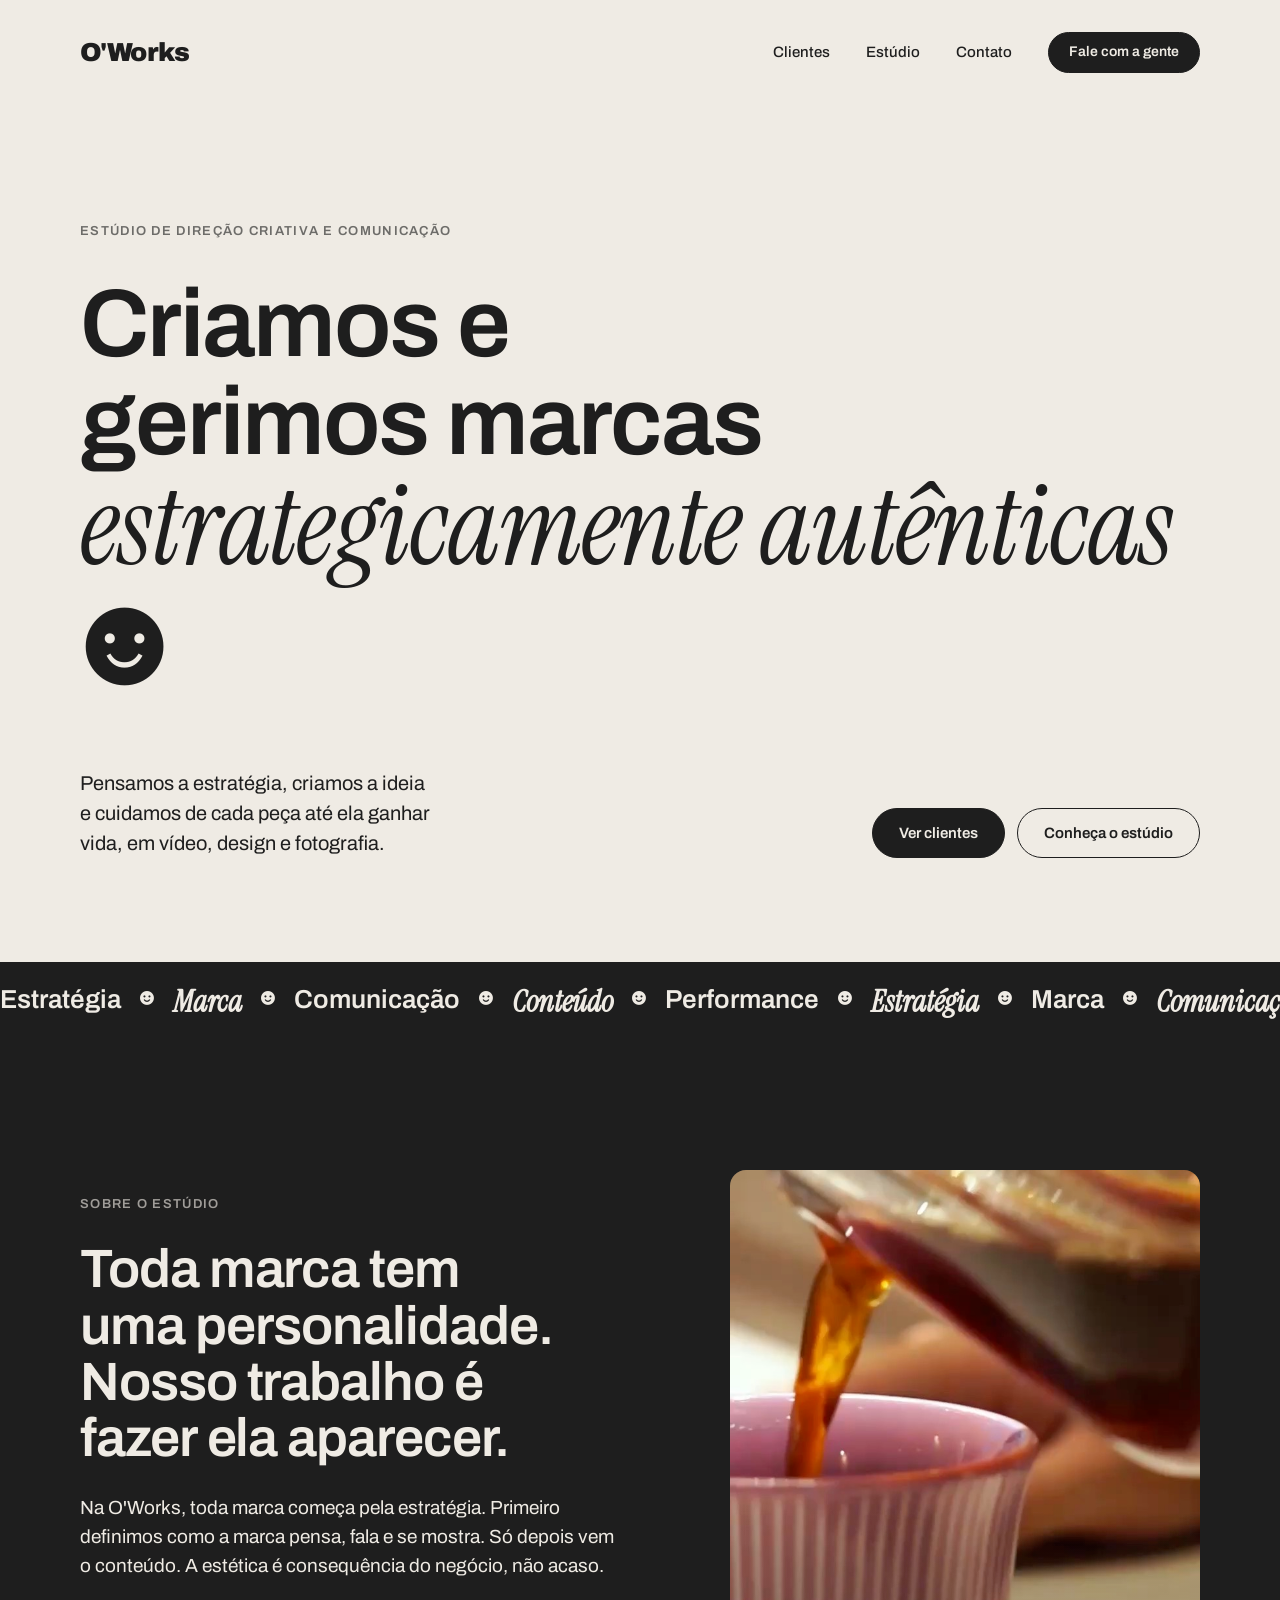
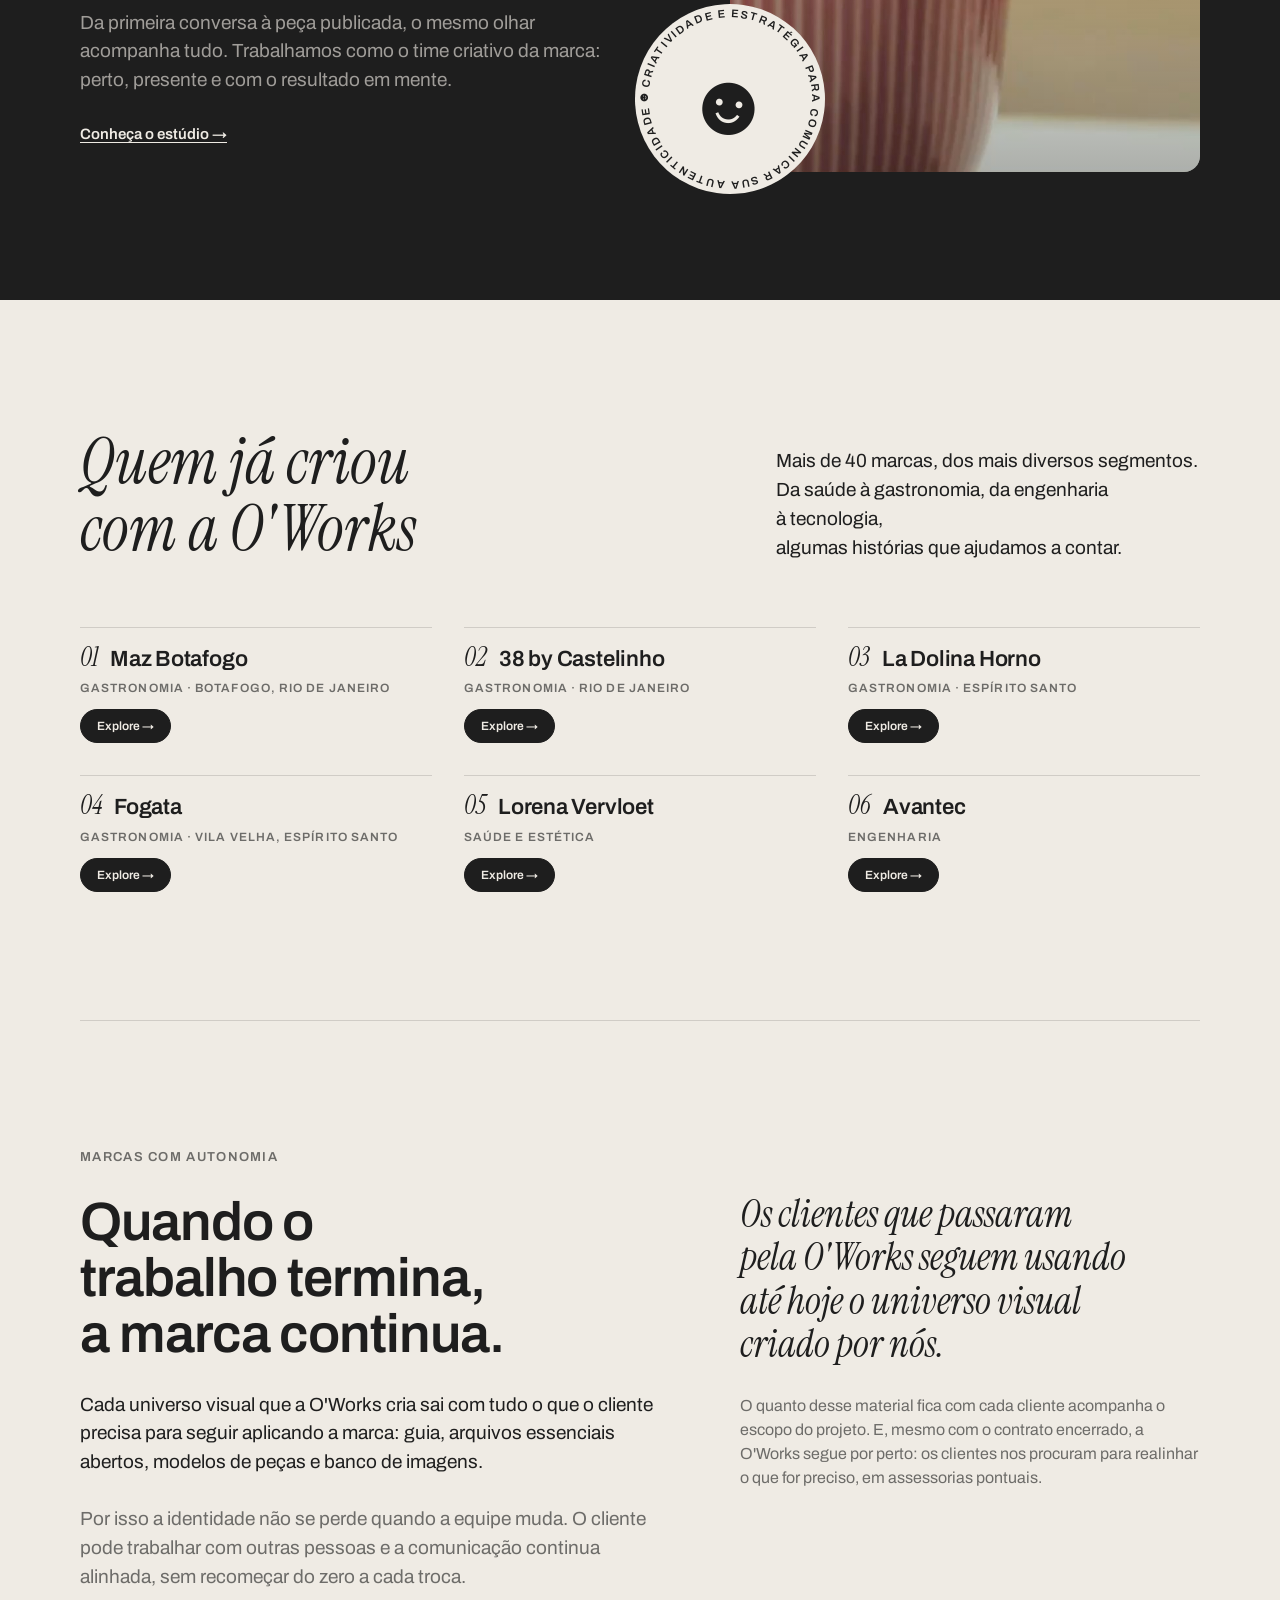
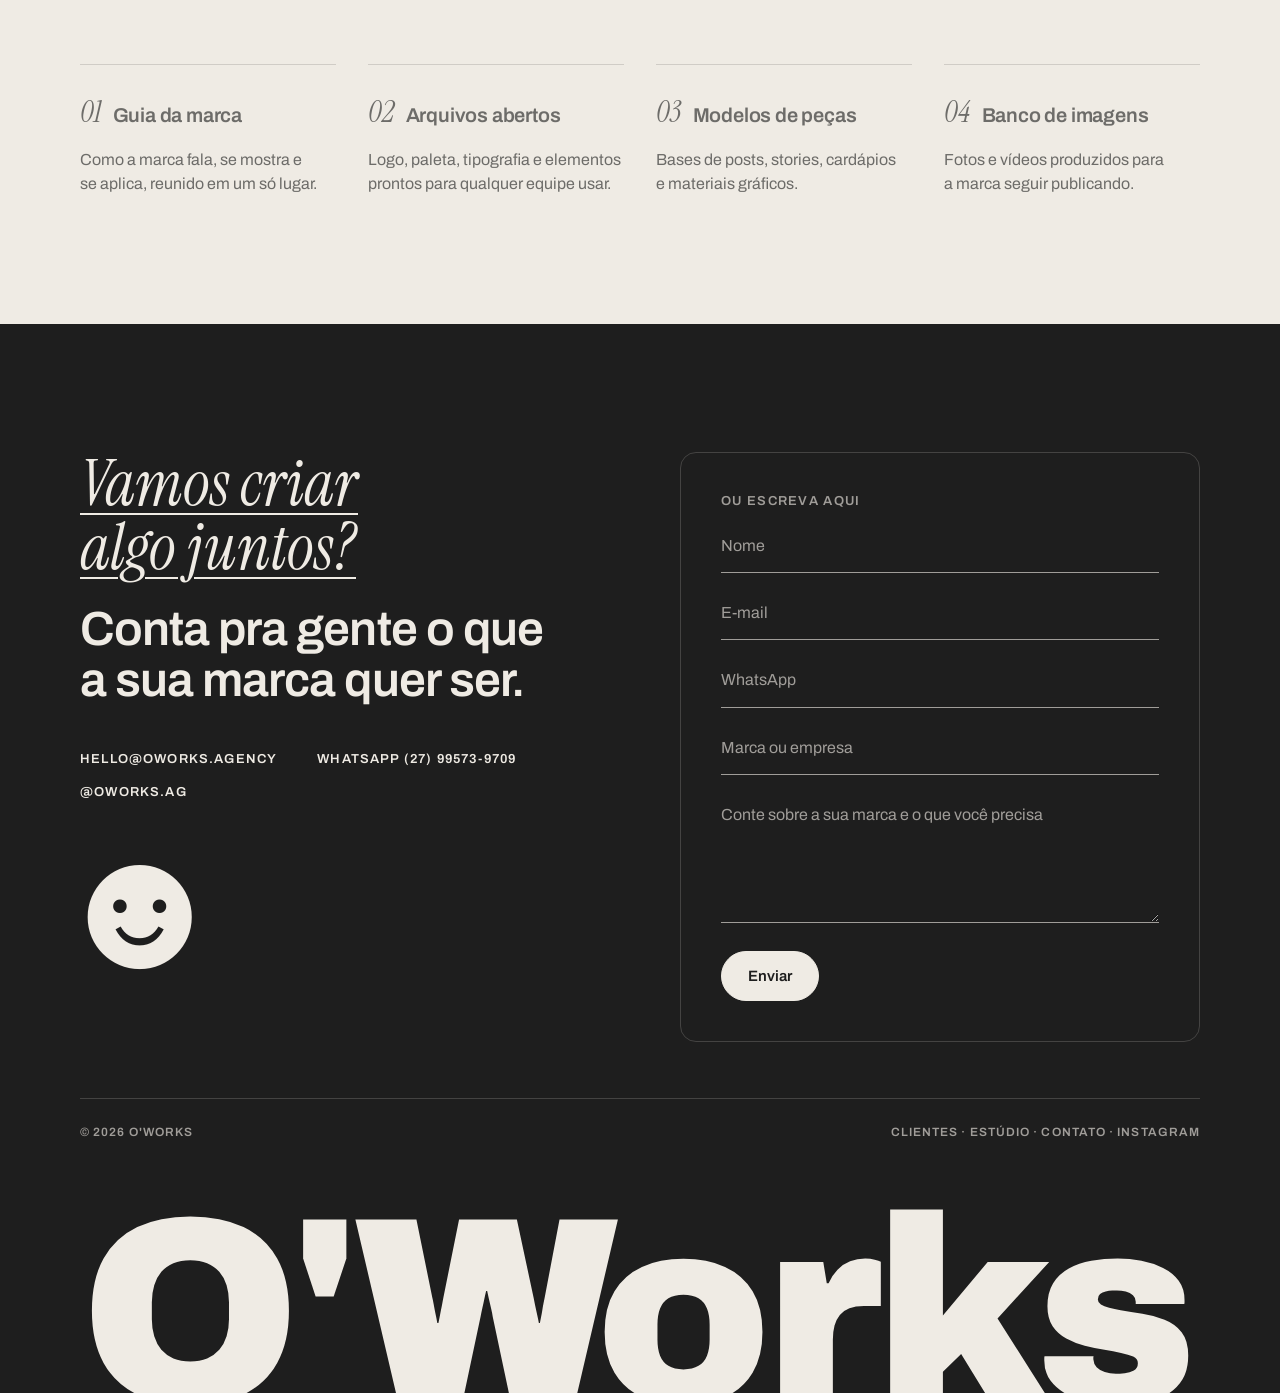
<file: index.html>
<!doctype html>
<html lang="pt-BR">
<head>
<meta charset="utf-8">
<meta name="viewport" content="width=device-width, initial-scale=1">
<title>O&#x27;Works · Criamos e gerimos marcas estrategicamente autênticas</title>
<meta name="description" content="Estúdio de direção criativa e comunicação. Pensamos a estratégia, criamos a ideia e cuidamos de cada peça até ela ganhar vida, em vídeo, design e fotografia.">
<link rel="canonical" href="https://oworks.agency/">
<meta property="og:type" content="website">
<meta property="og:site_name" content="O'Works">
<meta property="og:title" content="O&#x27;Works · Criamos e gerimos marcas estrategicamente autênticas">
<meta property="og:description" content="Estúdio de direção criativa e comunicação. Pensamos a estratégia, criamos a ideia e cuidamos de cada peça até ela ganhar vida, em vídeo, design e fotografia.">
<meta property="og:url" content="https://oworks.agency/">
<meta property="og:image" content="https://oworks.agency/assets/img/og.jpg">
<meta name="theme-color" content="#1E1E1E">
<link rel="icon" href="/assets/img/favicon.svg" type="image/svg+xml">
<link rel="preconnect" href="https://fonts.googleapis.com">
<link rel="preconnect" href="https://fonts.gstatic.com" crossorigin>
<link rel="stylesheet" href="https://fonts.googleapis.com/css2?family=Archivo:wght@400;500;600;800;900&family=Instrument+Serif:ital@1&family=Noto+Sans+Symbols&display=swap">
<link rel="stylesheet" href="/assets/css/site.css?v=20261112064709">
</head>
<body>

<section class="claro abertura">
  <div class="wrap">
    <header class="cabecalho">
  <a class="logo" href="/">O'Works</a>
  <button class="menu-botao" type="button" aria-label="Abrir o menu" aria-expanded="false" aria-controls="menu"><span></span><span></span><span></span></button>
  <nav class="menu" id="menu" aria-label="Principal">
    <a href="/#clientes">Clientes</a>
    <a href="/estudio/">Estúdio</a>
    <a href="/contato/">Contato</a>
    <a class="btn medio" href="#contato">Fale com a gente</a>
  </nav>
</header>
    <div class="conteudo">
      <p class="rotulo">Estúdio de direção criativa e comunicação</p>
      <h1 class="frase-marca">Criamos e gerimos marcas<br> <span class="it">estrategicamente autênticas <span class="sym">☻</span></span></h1>
      <div class="apoio">
        <p>Pensamos a estratégia, criamos a ideia<br class="d"> e cuidamos de cada peça até ela ganhar<br class="d"> vida, em vídeo, design e fotografia.</p>
        <div class="botoes"><a class="btn" href="#clientes">Ver clientes</a><a class="btn outline" href="/estudio/">Conheça o estúdio</a></div>
      </div>
    </div>
  </div>
</section>
<div class="faixa escuro" aria-hidden="true"><div class="faixa-trilho"><span>Estratégia</span><span class="sym">☻</span><span class="it">Marca</span><span class="sym">☻</span><span>Comunicação</span><span class="sym">☻</span><span class="it">Conteúdo</span><span class="sym">☻</span><span>Performance</span><span class="sym">☻</span><span class="it">Estratégia</span><span class="sym">☻</span><span>Marca</span><span class="sym">☻</span><span class="it">Comunicação</span><span class="sym">☻</span><span>Conteúdo</span><span class="sym">☻</span><span class="it">Performance</span><span class="sym">☻</span><span>Estratégia</span><span class="sym">☻</span><span class="it">Marca</span><span class="sym">☻</span><span>Comunicação</span><span class="sym">☻</span><span class="it">Conteúdo</span><span class="sym">☻</span><span>Performance</span><span class="sym">☻</span><span class="it">Estratégia</span><span class="sym">☻</span><span>Marca</span><span class="sym">☻</span><span class="it">Comunicação</span><span class="sym">☻</span><span>Conteúdo</span><span class="sym">☻</span><span class="it">Performance</span><span class="sym">☻</span><span>Estratégia</span><span class="sym">☻</span><span class="it">Marca</span><span class="sym">☻</span><span>Comunicação</span><span class="sym">☻</span><span class="it">Conteúdo</span><span class="sym">☻</span><span>Performance</span><span class="sym">☻</span><span class="it">Estratégia</span><span class="sym">☻</span><span>Marca</span><span class="sym">☻</span><span class="it">Comunicação</span><span class="sym">☻</span><span>Conteúdo</span><span class="sym">☻</span><span class="it">Performance</span><span class="sym">☻</span><span>Estratégia</span><span class="sym">☻</span><span class="it">Marca</span><span class="sym">☻</span><span>Comunicação</span><span class="sym">☻</span><span class="it">Conteúdo</span><span class="sym">☻</span><span>Performance</span><span class="sym">☻</span><span class="it">Estratégia</span><span class="sym">☻</span><span>Marca</span><span class="sym">☻</span><span class="it">Comunicação</span><span class="sym">☻</span><span>Conteúdo</span><span class="sym">☻</span><span class="it">Performance</span><span class="sym">☻</span></div></div>
<section class="escuro sec sobre" id="sobre">
  <div class="wrap colunas">
    <div class="texto">
      <p class="rotulo">Sobre o estúdio</p>
      <h2 class="titulo">Toda marca tem<br> uma personalidade.<br> Nosso trabalho é<br> fazer ela aparecer.</h2>
      <p class="corpo">Na O'Works, toda marca começa pela estratégia. Primeiro definimos como a marca pensa, fala e se mostra. Só depois vem o conteúdo. A estética é consequência do negócio, não acaso.</p>
      <p class="corpo muted">Da primeira conversa à peça publicada, o mesmo olhar acompanha tudo. Trabalhamos como o time criativo da marca: perto, presente e com o resultado em mente.</p>
      <a class="link" href="/estudio/">Conheça o estúdio →</a>
    </div>
    <div class="visual">
      <div class="reel" role="img" aria-label="Reel com takes de produções de gastronomia da O'Works">
        <video class="ativo" muted loop playsinline preload="none" data-src="/assets/video/reel-gastronomia.mp4" poster="/assets/img/poster-reel.jpg"></video>
      </div>
      <div class="selo"><svg viewBox="0 0 232 232" aria-hidden="true">
        <circle cx="116" cy="116" r="116" fill="#EFEBE4"/>
        <g class="giro">
          <path id="selo-circulo" d="M16,116 a100,100 0 1,1 200,0 a100,100 0 1,1 -200,0" fill="none"/>
          <text font-family="Archivo, sans-serif" font-weight="600" font-size="13.5" fill="#1E1E1E"><textPath href="#selo-circulo" textLength="626" lengthAdjust="spacing">CRIATIVIDADE E ESTRATÉGIA PARA COMUNICAR SUA AUTENTICIDADE <tspan font-family="Noto Sans Symbols, sans-serif" font-weight="400">☻</tspan>&#160;</textPath></text>
        </g>
        <text x="116" y="118" text-anchor="middle" dominant-baseline="central" font-family="Noto Sans Symbols, sans-serif" font-size="92" fill="#1E1E1E">☻</text>
      </svg></div>
    </div>
  </div>
</section>
<section class="claro sec clientes" id="clientes">
  <div class="wrap">
    <div class="clientes-topo">
      <h2>Quem já criou com a O'Works</h2>
      <p class="corpo">Mais de 40 marcas, dos mais diversos segmentos.<br class="d"> Da saúde à gastronomia, da engenharia à tecnologia,<br class="d"> algumas histórias que ajudamos a contar.</p>
    </div>
    <ul class="lista-clientes">
      <li class="cliente">
        <div class="nome"><span class="num">01</span><h3>Maz Botafogo</h3></div>
        <p class="seg"><span>Gastronomia</span><span class="local">Botafogo, Rio de Janeiro</span></p>
        <a class="btn pequeno" href="/clientes/maz-botafogo/" aria-label="Explore o case Maz Botafogo">Explore →</a>
      </li><li class="cliente">
        <div class="nome"><span class="num">02</span><h3>38 by Castelinho</h3></div>
        <p class="seg"><span>Gastronomia</span><span class="local">Rio de Janeiro</span></p>
        <a class="btn pequeno" href="/clientes/38-by-castelinho/" aria-label="Explore o case 38 by Castelinho">Explore →</a>
      </li><li class="cliente">
        <div class="nome"><span class="num">03</span><h3>La Dolina Horno</h3></div>
        <p class="seg"><span>Gastronomia</span><span class="local">Espírito Santo</span></p>
        <a class="btn pequeno" href="/clientes/la-dolina-horno/" aria-label="Explore o case La Dolina Horno">Explore →</a>
      </li><li class="cliente">
        <div class="nome"><span class="num">04</span><h3>Fogata</h3></div>
        <p class="seg"><span>Gastronomia</span><span class="local">Vila Velha, Espírito Santo</span></p>
        <a class="btn pequeno" href="/clientes/fogata/" aria-label="Explore o case Fogata">Explore →</a>
      </li><li class="cliente">
        <div class="nome"><span class="num">05</span><h3>Lorena Vervloet</h3></div>
        <p class="seg"><span>Saúde e estética</span></p>
        <a class="btn pequeno" href="/clientes/lorena-vervloet/" aria-label="Explore o case Lorena Vervloet">Explore →</a>
      </li><li class="cliente">
        <div class="nome"><span class="num">06</span><h3>Avantec</h3></div>
        <p class="seg"><span>Engenharia</span></p>
        <a class="btn pequeno" href="/clientes/avantec/" aria-label="Explore o case Avantec">Explore →</a>
      </li>
    </ul>
  </div>
</section>
<section class="claro sec-linha autonomia">
  <div class="wrap">
    <div class="com-linha">
      <div class="colunas">
        <div class="texto">
          <p class="rotulo">Marcas com autonomia</p>
          <h2 class="titulo">Quando o trabalho termina,<br class="d"> a marca continua.</h2>
          <p class="corpo">Cada universo visual que a O'Works cria sai com tudo o que o cliente precisa para seguir aplicando a marca: guia, arquivos essenciais abertos, modelos de peças e banco de imagens.</p>
          <p class="corpo muted">Por isso a identidade não se perde quando a equipe muda. O cliente pode trabalhar com outras pessoas e a comunicação continua alinhada, sem recomeçar do zero a cada troca.</p>
        </div>
        <div class="destaque">
          <blockquote>Os clientes que passaram<br class="d"> pela O'Works seguem usando<br class="d"> até hoje o universo visual<br class="d"> criado por nós.</blockquote>
          <p class="muted">O quanto desse material fica com cada cliente acompanha o escopo do projeto. E, mesmo com o contrato encerrado, a O'Works segue por perto: os clientes nos procuram para realinhar o que for preciso, em assessorias pontuais.</p>
        </div>
      </div>
      <div class="itens4"><div><p class="t"><span class="it">01</span>Guia da marca</p><p>Como a marca fala, se mostra e<br class="d"> se aplica, reunido em um só lugar.</p></div><div><p class="t"><span class="it">02</span>Arquivos abertos</p><p>Logo, paleta, tipografia e elementos<br class="d"> prontos para qualquer equipe usar.</p></div><div><p class="t"><span class="it">03</span>Modelos de peças</p><p>Bases de posts, stories, cardápios<br class="d"> e materiais gráficos.</p></div><div><p class="t"><span class="it">04</span>Banco de imagens</p><p>Fotos e vídeos produzidos para<br class="d"> a marca seguir publicando.</p></div></div>
    </div>
  </div>
</section>
<section class="escuro contato-bloco" id="contato">
  <div class="wrap">
    <div class="chamada com-form">
      <div class="texto">
        <h2 class="vamos">Vamos criar algo juntos?</h2>
        <p class="conta">Conta pra gente o que<br class="d"> a sua marca quer ser.</p>
        <div class="contatos">
        <a href="mailto:hello@oworks.agency">hello@oworks.agency</a>
        <a href="https://wa.me/message/UG2DE52RIKDYO1" target="_blank" rel="noopener">WhatsApp (27) 99573-9709</a>
        <a href="https://www.instagram.com/oworks.ag/" target="_blank" rel="noopener">@oworks.ag</a>
      </div>
        <span class="carinha" aria-hidden="true">☻</span>
      </div>
      <form class="form" action="https://formsubmit.co/hello@oworks.agency" method="POST" data-ajax="https://formsubmit.co/ajax/hello@oworks.agency">
      <p class="rotulo">Ou escreva aqui</p>
      <label class="campo"><span class="visually-hidden">Nome</span><input name="nome" placeholder="Nome" required autocomplete="name"></label>
      <label class="campo"><span class="visually-hidden">E-mail</span><input type="email" name="email" placeholder="E-mail" required autocomplete="email"></label>
      <label class="campo"><span class="visually-hidden">WhatsApp</span><input type="tel" name="whatsapp" placeholder="WhatsApp" autocomplete="tel"></label>
      <label class="campo"><span class="visually-hidden">Marca ou empresa</span><input name="marca" placeholder="Marca ou empresa" autocomplete="organization"></label>
      <label class="campo"><span class="visually-hidden">Mensagem</span><textarea name="mensagem" placeholder="Conte sobre a sua marca e o que você precisa" required></textarea></label>
      <input type="hidden" name="_subject" value="Novo contato pelo site da O'Works">
      <input type="hidden" name="_template" value="table">
      <input type="hidden" name="_captcha" value="false">
      <input type="hidden" name="_next" value="https://oworks.agency/obrigado/">
      <div class="honey" aria-hidden="true"><input type="text" name="_honey" tabindex="-1" autocomplete="off"></div>
      <button class="btn" type="submit">Enviar</button>
      <p class="aviso" role="status" hidden></p>
    </form>
    </div>
    <footer class="rodape">
      <span>© 2026 O'Works</span>
      <span><a href="/#clientes">Clientes</a> · <a href="/estudio/">Estúdio</a> · <a href="/contato/">Contato</a> · <a href="https://www.instagram.com/oworks.ag/" target="_blank" rel="noopener">Instagram</a></span>
    </footer>
    <div class="assinatura" aria-hidden="true"><span>O'Works</span></div>
  </div>
</section>
<script src="/assets/js/site.js?v=20261112064709" defer></script>
</body>
</html>
</file>
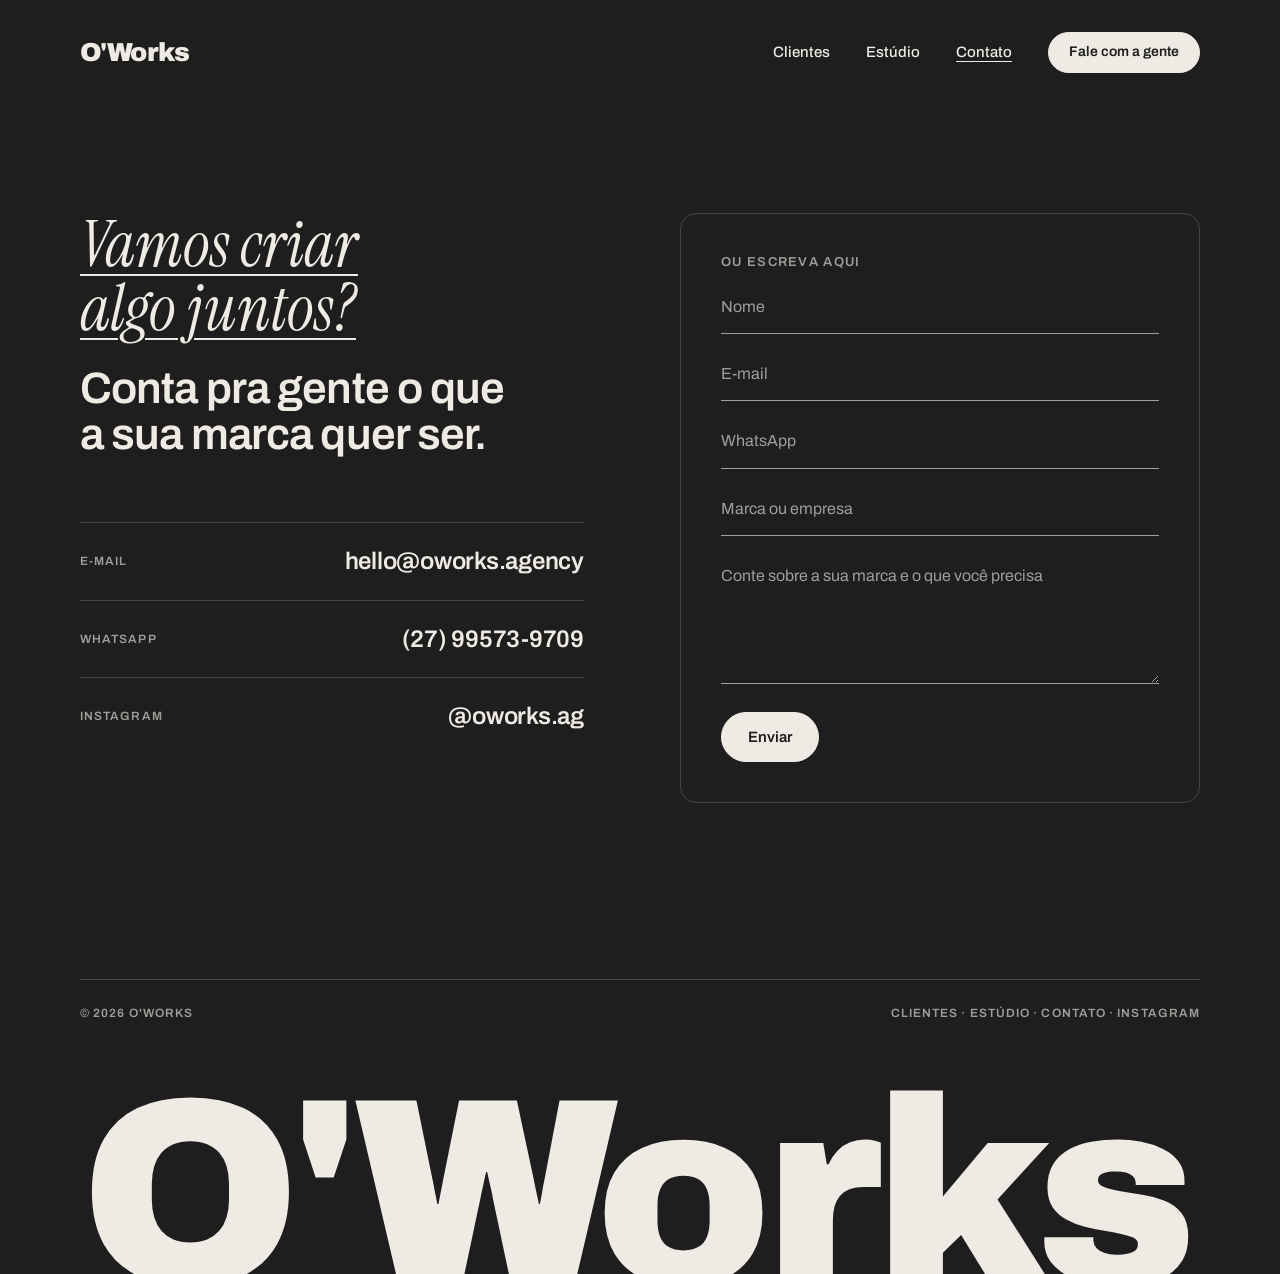
<file: contato/index.html>
<!doctype html>
<html lang="pt-BR">
<head>
<meta charset="utf-8">
<meta name="viewport" content="width=device-width, initial-scale=1">
<title>Contato · O&#x27;Works</title>
<meta name="description" content="Conta pra gente o que a sua marca quer ser. E-mail, WhatsApp e Instagram da O&#x27;Works.">
<link rel="canonical" href="https://oworks.agency/contato/">
<meta property="og:type" content="website">
<meta property="og:site_name" content="O'Works">
<meta property="og:title" content="Contato · O&#x27;Works">
<meta property="og:description" content="Conta pra gente o que a sua marca quer ser. E-mail, WhatsApp e Instagram da O&#x27;Works.">
<meta property="og:url" content="https://oworks.agency/contato/">
<meta property="og:image" content="https://oworks.agency/assets/img/og.jpg">
<meta name="theme-color" content="#1E1E1E">
<link rel="icon" href="/assets/img/favicon.svg" type="image/svg+xml">
<link rel="preconnect" href="https://fonts.googleapis.com">
<link rel="preconnect" href="https://fonts.gstatic.com" crossorigin>
<link rel="stylesheet" href="https://fonts.googleapis.com/css2?family=Archivo:wght@400;500;600;800;900&family=Instrument+Serif:ital@1&family=Noto+Sans+Symbols&display=swap">
<link rel="stylesheet" href="/assets/css/site.css?v=20261112030532">
</head>
<body>

<section class="escuro pagina-contato" style="padding-bottom:0">
  <div class="wrap">
    <header class="cabecalho">
  <a class="logo" href="/">O'Works</a>
  <button class="menu-botao" type="button" aria-label="Abrir o menu" aria-expanded="false" aria-controls="menu"><span></span><span></span><span></span></button>
  <nav class="menu" id="menu" aria-label="Principal">
    <a href="/#clientes">Clientes</a>
    <a href="/estudio/">Estúdio</a>
    <a href="/contato/" aria-current="page">Contato</a>
    <a class="btn medio" href="#contato-form">Fale com a gente</a>
  </nav>
</header>
    <div class="colunas">
      <div class="texto">
        <h1 class="vamos">Vamos criar algo juntos?</h1>
        <p class="conta">Conta pra gente o que<br class="d"> a sua marca quer ser.</p>
        <div class="lista-contato">
          <a href="mailto:hello@oworks.agency"><span class="r">E-mail</span><span class="v">hello@oworks.agency</span></a>
          <a href="https://wa.me/message/UG2DE52RIKDYO1" target="_blank" rel="noopener"><span class="r">WhatsApp</span><span class="v">(27) 99573-9709</span></a>
          <a href="https://www.instagram.com/oworks.ag/" target="_blank" rel="noopener"><span class="r">Instagram</span><span class="v">@oworks.ag</span></a>
        </div>
      </div>
      <div id="contato-form" style="flex:none;max-width:100%"><form class="form" action="https://formsubmit.co/hello@oworks.agency" method="POST" data-ajax="https://formsubmit.co/ajax/hello@oworks.agency">
      <p class="rotulo">Ou escreva aqui</p>
      <label class="campo"><span class="visually-hidden">Nome</span><input name="nome" placeholder="Nome" required autocomplete="name"></label>
      <label class="campo"><span class="visually-hidden">E-mail</span><input type="email" name="email" placeholder="E-mail" required autocomplete="email"></label>
      <label class="campo"><span class="visually-hidden">WhatsApp</span><input type="tel" name="whatsapp" placeholder="WhatsApp" autocomplete="tel"></label>
      <label class="campo"><span class="visually-hidden">Marca ou empresa</span><input name="marca" placeholder="Marca ou empresa" autocomplete="organization"></label>
      <label class="campo"><span class="visually-hidden">Mensagem</span><textarea name="mensagem" placeholder="Conte sobre a sua marca e o que você precisa" required></textarea></label>
      <input type="hidden" name="_subject" value="Novo contato pelo site da O'Works">
      <input type="hidden" name="_template" value="table">
      <input type="hidden" name="_captcha" value="false">
      <input type="hidden" name="_next" value="https://oworks.agency/obrigado/">
      <div class="honey" aria-hidden="true"><input type="text" name="_honey" tabindex="-1" autocomplete="off"></div>
      <button class="btn" type="submit">Enviar</button>
      <p class="aviso" role="status" hidden></p>
    </form></div>
    </div>
    <div style="padding-top:120px"><footer class="rodape">
      <span>© 2026 O'Works</span>
      <span><a href="/#clientes">Clientes</a> · <a href="/estudio/">Estúdio</a> · <a href="/contato/">Contato</a> · <a href="https://www.instagram.com/oworks.ag/" target="_blank" rel="noopener">Instagram</a></span>
    </footer>
    <div class="assinatura" aria-hidden="true"><span>O'Works</span></div></div>
  </div>
</section>
<script src="/assets/js/site.js?v=20261112030532" defer></script>
</body>
</html>
</file>
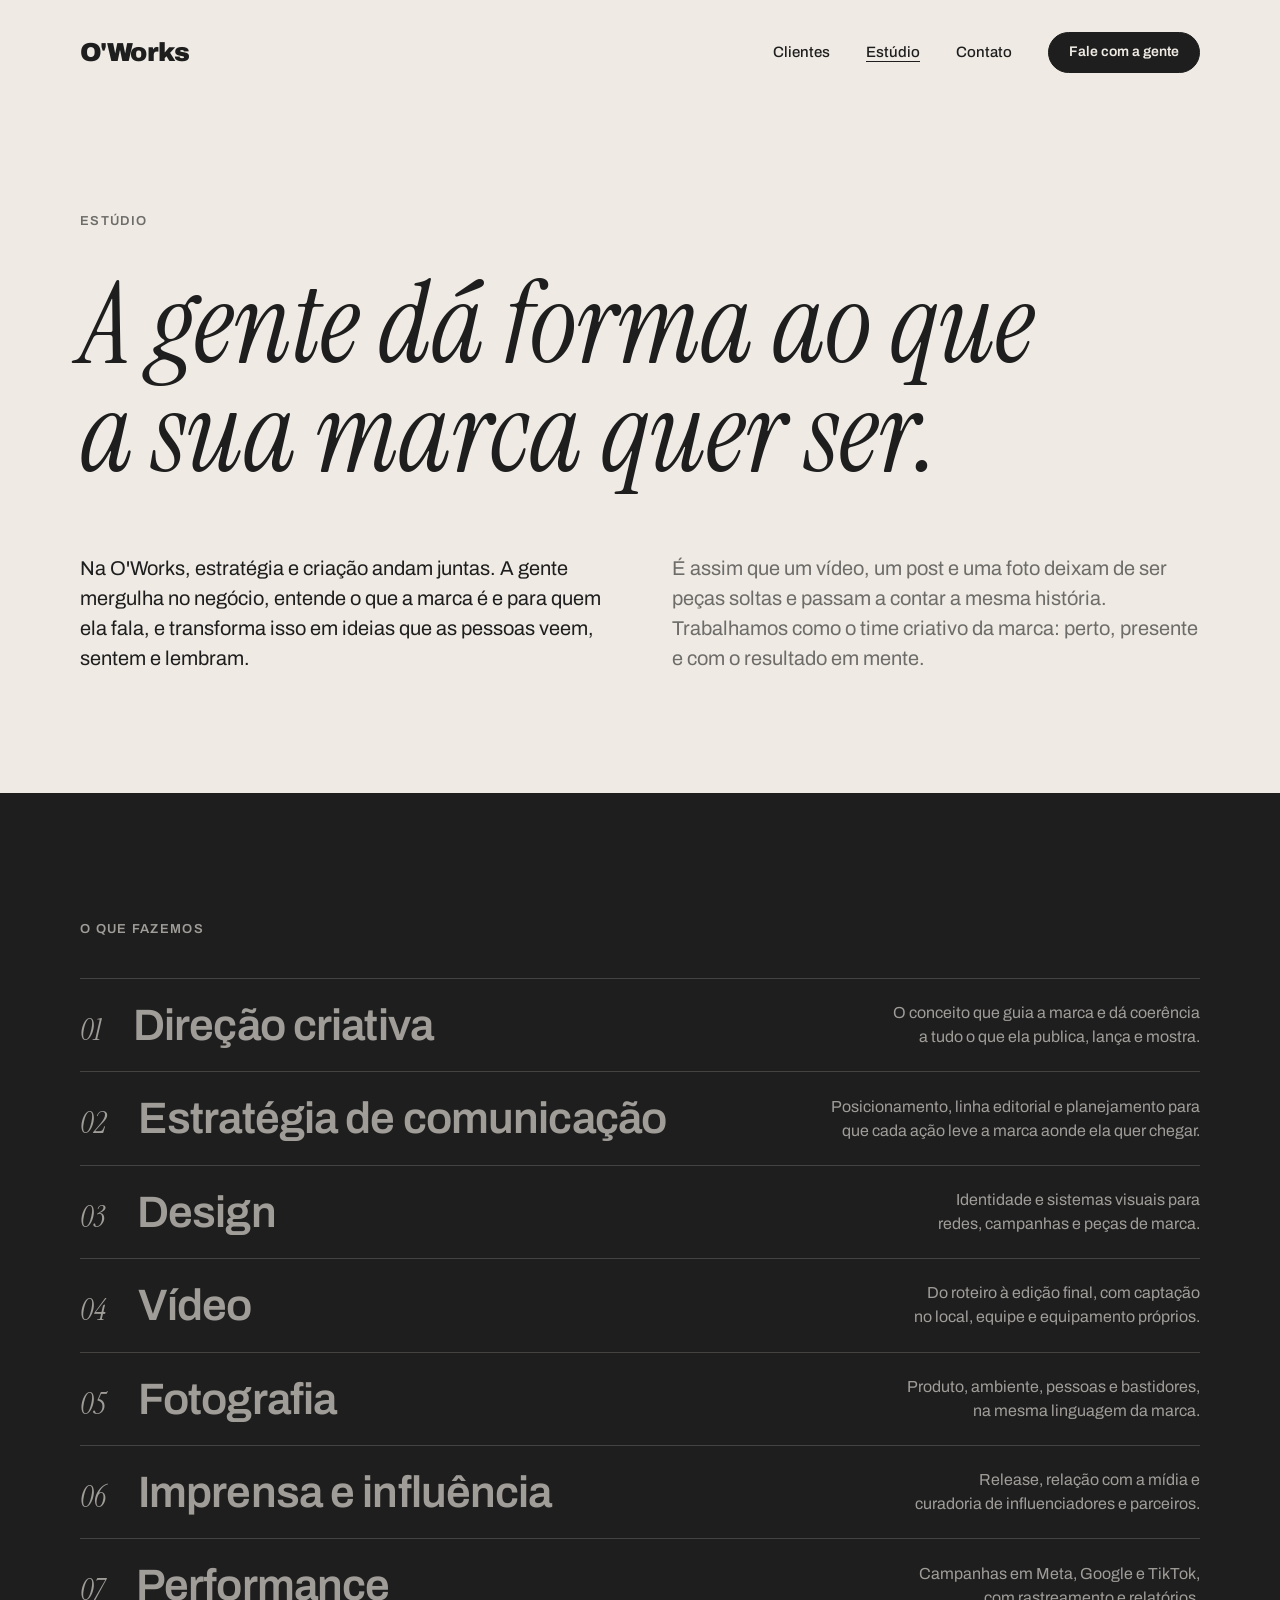
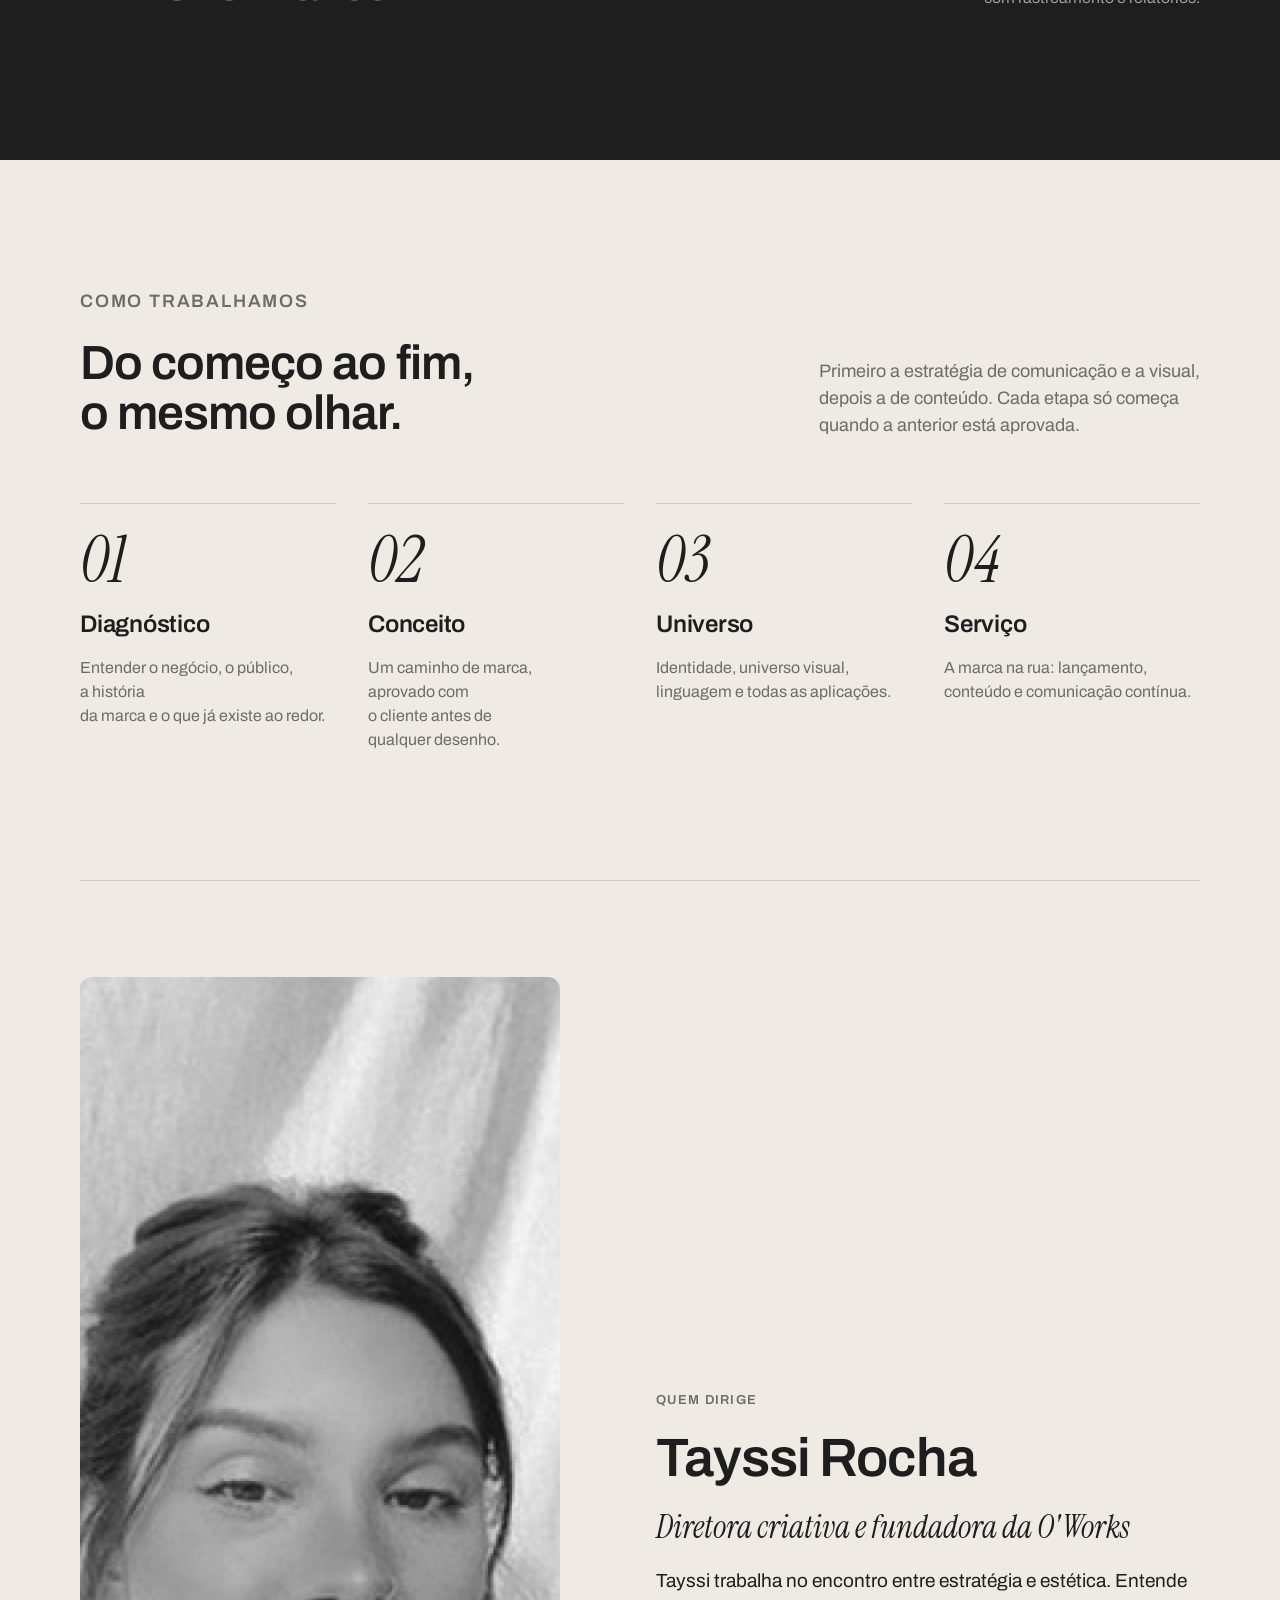
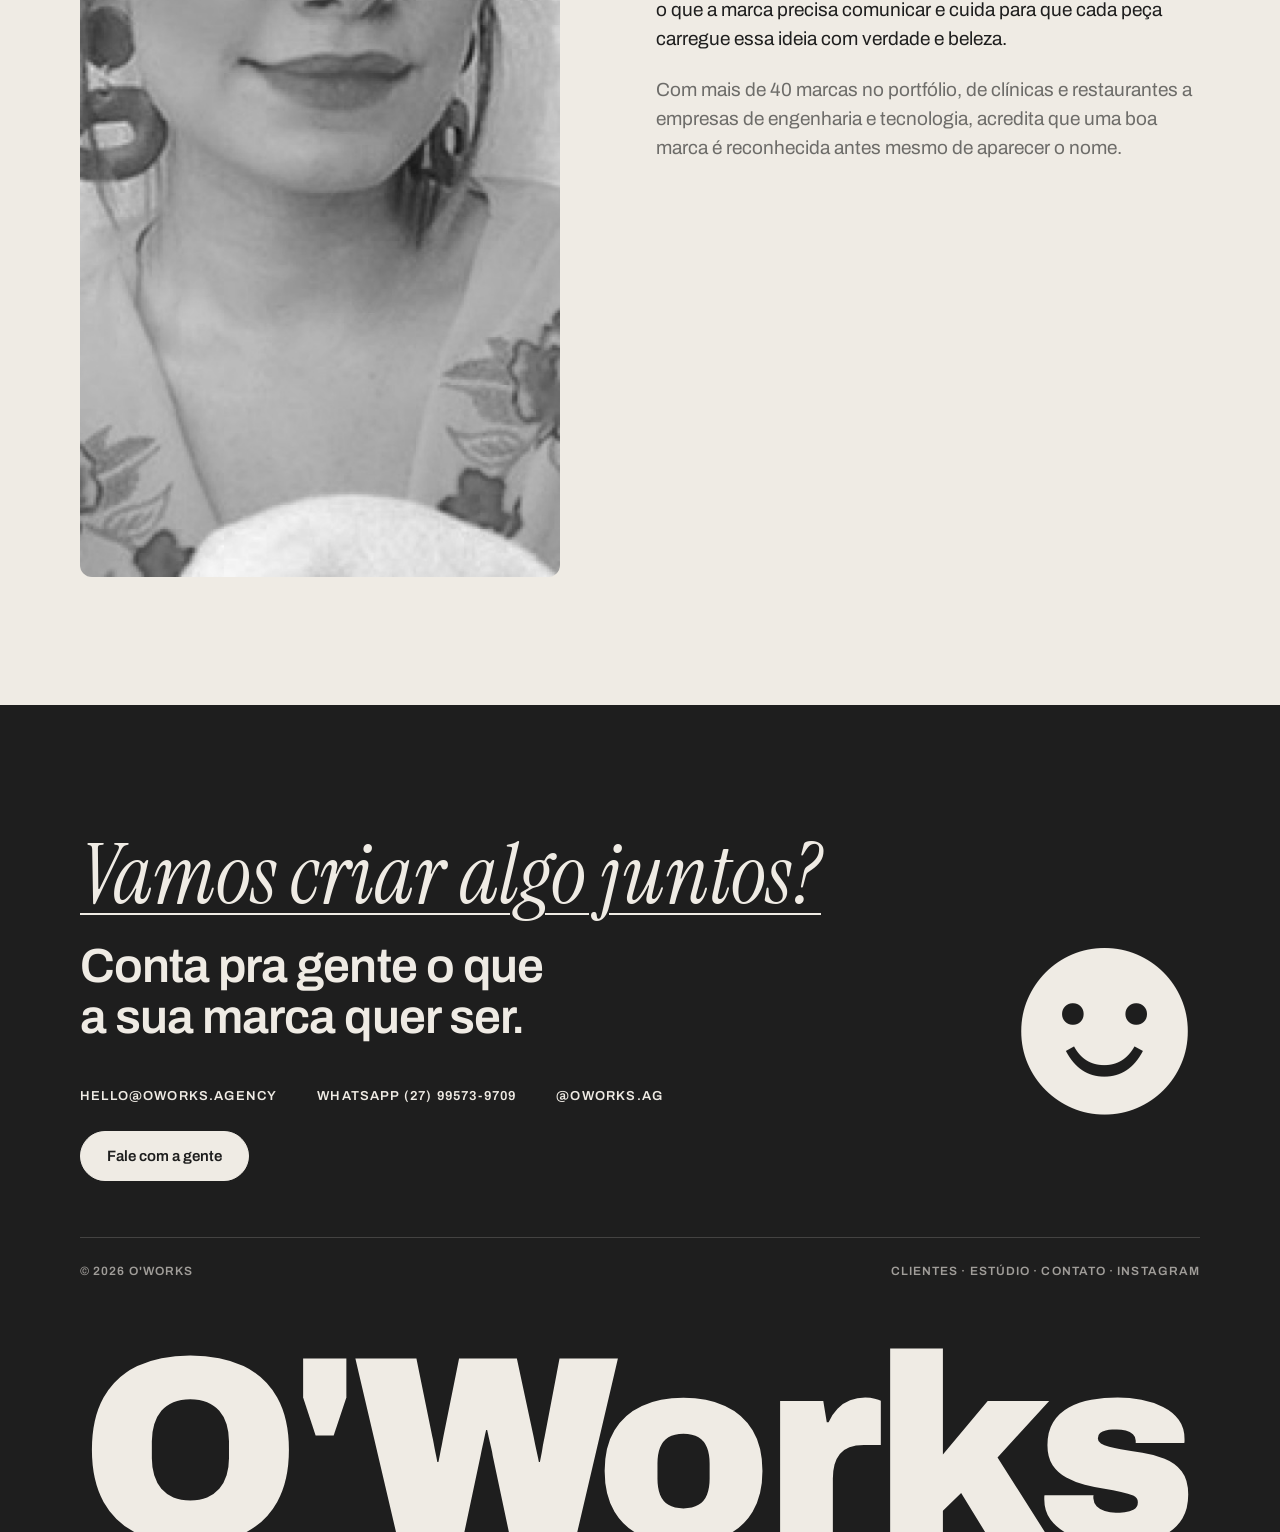
<file: estudio/index.html>
<!doctype html>
<html lang="pt-BR">
<head>
<meta charset="utf-8">
<meta name="viewport" content="width=device-width, initial-scale=1">
<title>Estúdio · O&#x27;Works</title>
<meta name="description" content="Estúdio de direção criativa e comunicação. Pensamos a estratégia, criamos a ideia e cuidamos de cada peça até ela ganhar vida, em vídeo, design e fotografia.">
<link rel="canonical" href="https://oworks.agency/estudio/">
<meta property="og:type" content="website">
<meta property="og:site_name" content="O'Works">
<meta property="og:title" content="Estúdio · O&#x27;Works">
<meta property="og:description" content="Estúdio de direção criativa e comunicação. Pensamos a estratégia, criamos a ideia e cuidamos de cada peça até ela ganhar vida, em vídeo, design e fotografia.">
<meta property="og:url" content="https://oworks.agency/estudio/">
<meta property="og:image" content="https://oworks.agency/assets/img/og.jpg">
<meta name="theme-color" content="#1E1E1E">
<link rel="icon" href="/assets/img/favicon.svg" type="image/svg+xml">
<link rel="preconnect" href="https://fonts.googleapis.com">
<link rel="preconnect" href="https://fonts.gstatic.com" crossorigin>
<link rel="stylesheet" href="https://fonts.googleapis.com/css2?family=Archivo:wght@400;500;600;800;900&family=Instrument+Serif:ital@1&family=Noto+Sans+Symbols&display=swap">
<link rel="stylesheet" href="/assets/css/site.css?v=20261112030532">
</head>
<body>

<section class="claro estudio-abertura">
  <div class="wrap">
    <header class="cabecalho">
  <a class="logo" href="/">O'Works</a>
  <button class="menu-botao" type="button" aria-label="Abrir o menu" aria-expanded="false" aria-controls="menu"><span></span><span></span><span></span></button>
  <nav class="menu" id="menu" aria-label="Principal">
    <a href="/#clientes">Clientes</a>
    <a href="/estudio/" aria-current="page">Estúdio</a>
    <a href="/contato/">Contato</a>
    <a class="btn medio" href="/contato/">Fale com a gente</a>
  </nav>
</header>
    <div class="conteudo">
      <p class="rotulo">Estúdio</p>
      <h1>A gente dá forma ao que<br class="d"> a sua marca quer ser.</h1>
      <div class="dois-textos">
        <p>Na O'Works, estratégia e criação andam juntas. A gente mergulha no negócio, entende o que a marca é e para quem ela fala, e transforma isso em ideias que as pessoas veem, sentem e lembram.</p>
        <p class="muted">É assim que um vídeo, um post e uma foto deixam de ser peças soltas e passam a contar a mesma história. Trabalhamos como o time criativo da marca: perto, presente e com o resultado em mente.</p>
      </div>
    </div>
  </div>
</section>
<section class="escuro sec">
  <div class="wrap">
    <p class="rotulo" style="margin-bottom:40px">O que fazemos</p>
    <ul class="servicos"><li><p class="n"><span class="it">01</span>Direção criativa</p><p>O conceito que guia a marca e dá coerência<br class="d"> a tudo o que ela publica, lança e mostra.</p></li><li><p class="n"><span class="it">02</span>Estratégia de comunicação</p><p>Posicionamento, linha editorial e planejamento para<br class="d"> que cada ação leve a marca aonde ela quer chegar.</p></li><li><p class="n"><span class="it">03</span>Design</p><p>Identidade e sistemas visuais para<br class="d"> redes, campanhas e peças de marca.</p></li><li><p class="n"><span class="it">04</span>Vídeo</p><p>Do roteiro à edição final, com captação<br class="d"> no local, equipe e equipamento próprios.</p></li><li><p class="n"><span class="it">05</span>Fotografia</p><p>Produto, ambiente, pessoas e bastidores,<br class="d"> na mesma linguagem da marca.</p></li><li><p class="n"><span class="it">06</span>Imprensa e influência</p><p>Release, relação com a mídia e<br class="d"> curadoria de influenciadores e parceiros.</p></li><li><p class="n"><span class="it">07</span>Performance</p><p>Campanhas em Meta, Google e TikTok,<br class="d"> com rastreamento e relatórios.</p></li></ul>
  </div>
</section>
<section class="claro sec">
  <div class="wrap">
    <div class="topo-secao" style="margin-bottom:0">
      <div style="display:grid;gap:24px"><p class="rotulo">Como trabalhamos</p><h2 class="titulo">Do começo ao fim,<br> o mesmo olhar.</h2></div>
      <p class="muted">Primeiro a estratégia de comunicação e a visual,<br class="d"> depois a de conteúdo. Cada etapa só começa<br class="d"> quando a anterior está aprovada.</p>
    </div>
    <div class="etapas"><div><span class="it">01</span><h3>Diagnóstico</h3><p>Entender o negócio, o público, a história<br class="d"> da marca e o que já existe ao redor.</p></div><div><span class="it">02</span><h3>Conceito</h3><p>Um caminho de marca, aprovado com<br class="d"> o cliente antes de qualquer desenho.</p></div><div><span class="it">03</span><h3>Universo</h3><p>Identidade, universo visual,<br class="d"> linguagem e todas as aplicações.</p></div><div><span class="it">04</span><h3>Serviço</h3><p>A marca na rua: lançamento,<br class="d"> conteúdo e comunicação contínua.</p></div></div>
  </div>
</section>
<section class="claro sec-linha">
  <div class="wrap">
    <div class="quem linha-topo">
      <img src="/assets/img/estudio-tay.jpg" alt="Tayssi Rocha, diretora criativa e fundadora da O'Works" width="960" height="1200" loading="lazy">
      <div class="texto">
        <p class="rotulo">Quem dirige</p>
        <h2 class="titulo">Tayssi Rocha</h2>
        <p class="cargo">Diretora criativa e fundadora da O'Works</p>
        <p class="corpo">Tayssi trabalha no encontro entre estratégia e estética. Entende o que a marca precisa comunicar e cuida para que cada peça carregue essa ideia com verdade e beleza.</p>
        <p class="corpo muted">Com mais de 40 marcas no portfólio, de clínicas e restaurantes a empresas de engenharia e tecnologia, acredita que uma boa marca é reconhecida antes mesmo de aparecer o nome.</p>
      </div>
    </div>
  </div>
</section>
<section class="escuro contato-bloco" id="contato">
  <div class="wrap">
    <div class="chamada">
      <div class="texto">
        <h2 class="vamos">Vamos criar algo juntos?</h2>
        <p class="conta">Conta pra gente o que<br class="d"> a sua marca quer ser.</p>
        <div class="contatos">
        <a href="mailto:hello@oworks.agency">hello@oworks.agency</a>
        <a href="https://wa.me/message/UG2DE52RIKDYO1" target="_blank" rel="noopener">WhatsApp (27) 99573-9709</a>
        <a href="https://www.instagram.com/oworks.ag/" target="_blank" rel="noopener">@oworks.ag</a>
      </div>
        <a class="btn" href="/contato/">Fale com a gente</a>
      </div>
      <span class="carinha" aria-hidden="true">☻</span>
    </div>
    <footer class="rodape">
      <span>© 2026 O'Works</span>
      <span><a href="/#clientes">Clientes</a> · <a href="/estudio/">Estúdio</a> · <a href="/contato/">Contato</a> · <a href="https://www.instagram.com/oworks.ag/" target="_blank" rel="noopener">Instagram</a></span>
    </footer>
    <div class="assinatura" aria-hidden="true"><span>O'Works</span></div>
  </div>
</section>
<script src="/assets/js/site.js?v=20261112030532" defer></script>
</body>
</html>
</file>
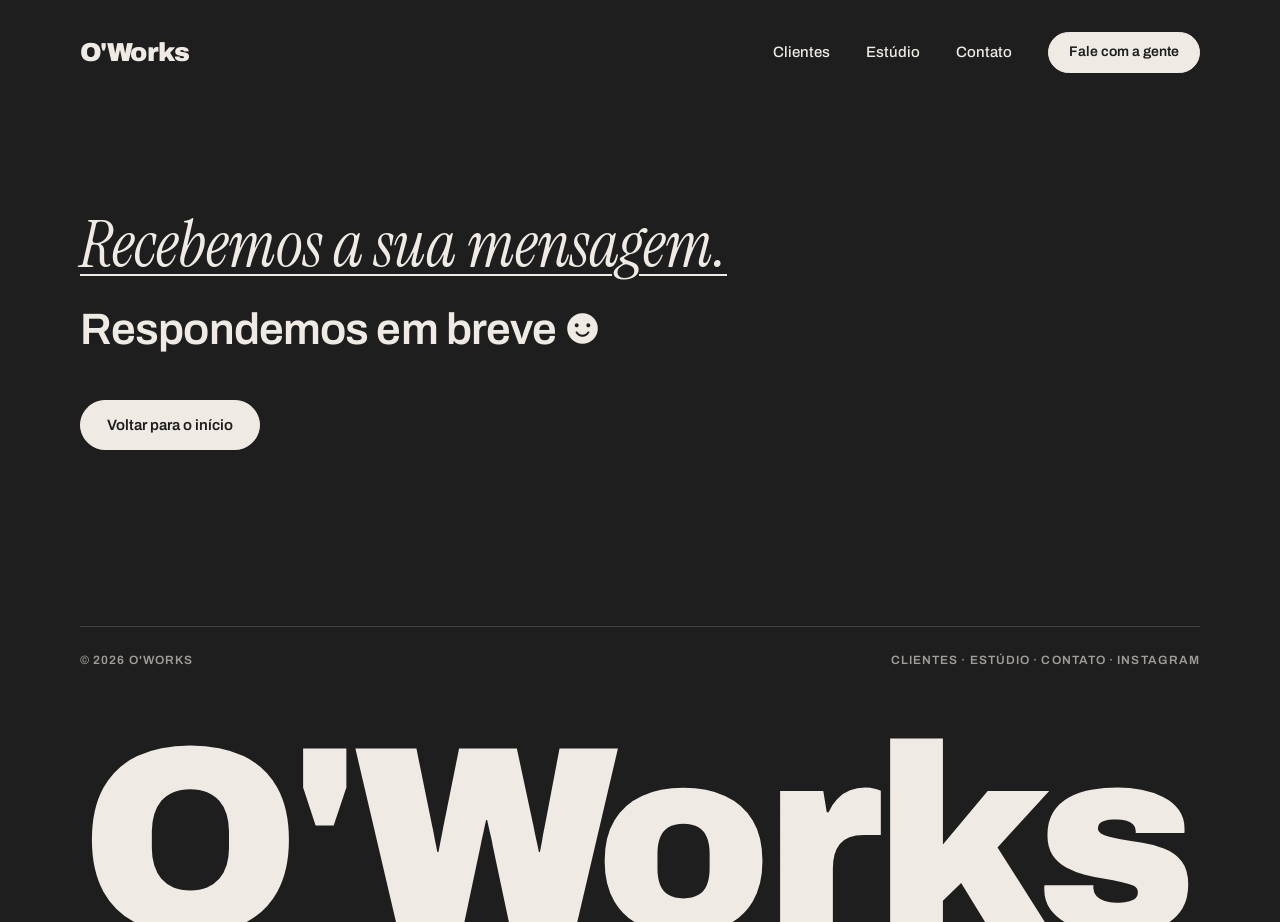
<file: obrigado/index.html>
<!doctype html>
<html lang="pt-BR">
<head>
<meta charset="utf-8">
<meta name="viewport" content="width=device-width, initial-scale=1">
<title>Obrigado · O&#x27;Works</title>
<meta name="description" content="Estúdio de direção criativa e comunicação. Pensamos a estratégia, criamos a ideia e cuidamos de cada peça até ela ganhar vida, em vídeo, design e fotografia.">
<link rel="canonical" href="https://oworks.agency/obrigado/">
<meta property="og:type" content="website">
<meta property="og:site_name" content="O'Works">
<meta property="og:title" content="Obrigado · O&#x27;Works">
<meta property="og:description" content="Estúdio de direção criativa e comunicação. Pensamos a estratégia, criamos a ideia e cuidamos de cada peça até ela ganhar vida, em vídeo, design e fotografia.">
<meta property="og:url" content="https://oworks.agency/obrigado/">
<meta property="og:image" content="https://oworks.agency/assets/img/og.jpg">
<meta name="theme-color" content="#1E1E1E">
<link rel="icon" href="/assets/img/favicon.svg" type="image/svg+xml">
<link rel="preconnect" href="https://fonts.googleapis.com">
<link rel="preconnect" href="https://fonts.gstatic.com" crossorigin>
<link rel="stylesheet" href="https://fonts.googleapis.com/css2?family=Archivo:wght@400;500;600;800;900&family=Instrument+Serif:ital@1&family=Noto+Sans+Symbols&display=swap">
<link rel="stylesheet" href="/assets/css/site.css?v=20261112030532">
</head>
<body>

<section class="escuro pagina-contato" style="padding-bottom:0;min-height:100vh">
  <div class="wrap">
    <header class="cabecalho">
  <a class="logo" href="/">O'Works</a>
  <button class="menu-botao" type="button" aria-label="Abrir o menu" aria-expanded="false" aria-controls="menu"><span></span><span></span><span></span></button>
  <nav class="menu" id="menu" aria-label="Principal">
    <a href="/#clientes">Clientes</a>
    <a href="/estudio/">Estúdio</a>
    <a href="/contato/">Contato</a>
    <a class="btn medio" href="/contato/">Fale com a gente</a>
  </nav>
</header>
    <div class="colunas"><div class="texto">
      <h1 class="vamos">Recebemos a sua mensagem.</h1>
      <p class="conta">Respondemos em breve <span class="sym">☻</span></p>
      <p style="padding-top:24px"><a class="btn" href="/">Voltar para o início</a></p>
    </div></div>
    <div style="padding-top:120px"><footer class="rodape">
      <span>© 2026 O'Works</span>
      <span><a href="/#clientes">Clientes</a> · <a href="/estudio/">Estúdio</a> · <a href="/contato/">Contato</a> · <a href="https://www.instagram.com/oworks.ag/" target="_blank" rel="noopener">Instagram</a></span>
    </footer>
    <div class="assinatura" aria-hidden="true"><span>O'Works</span></div></div>
  </div>
</section>
<script src="/assets/js/site.js?v=20261112030532" defer></script>
</body>
</html>
</file>
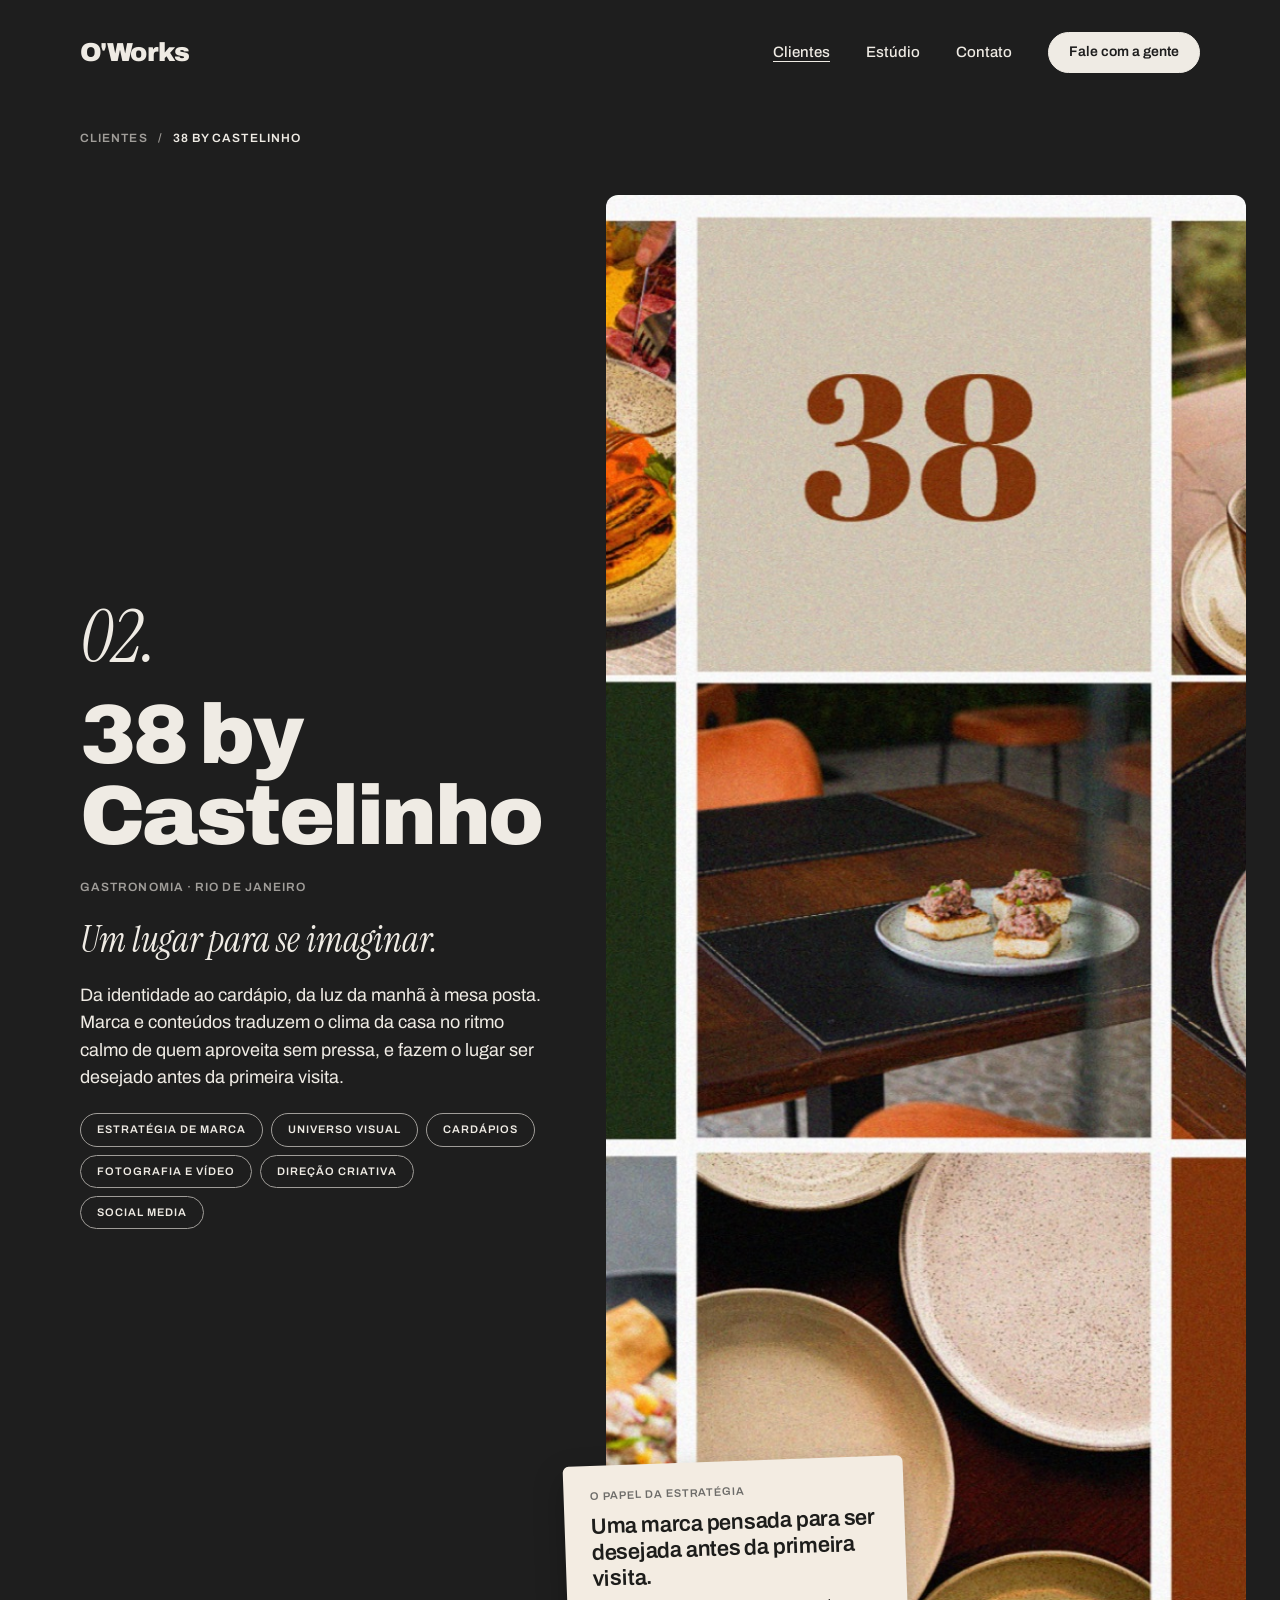
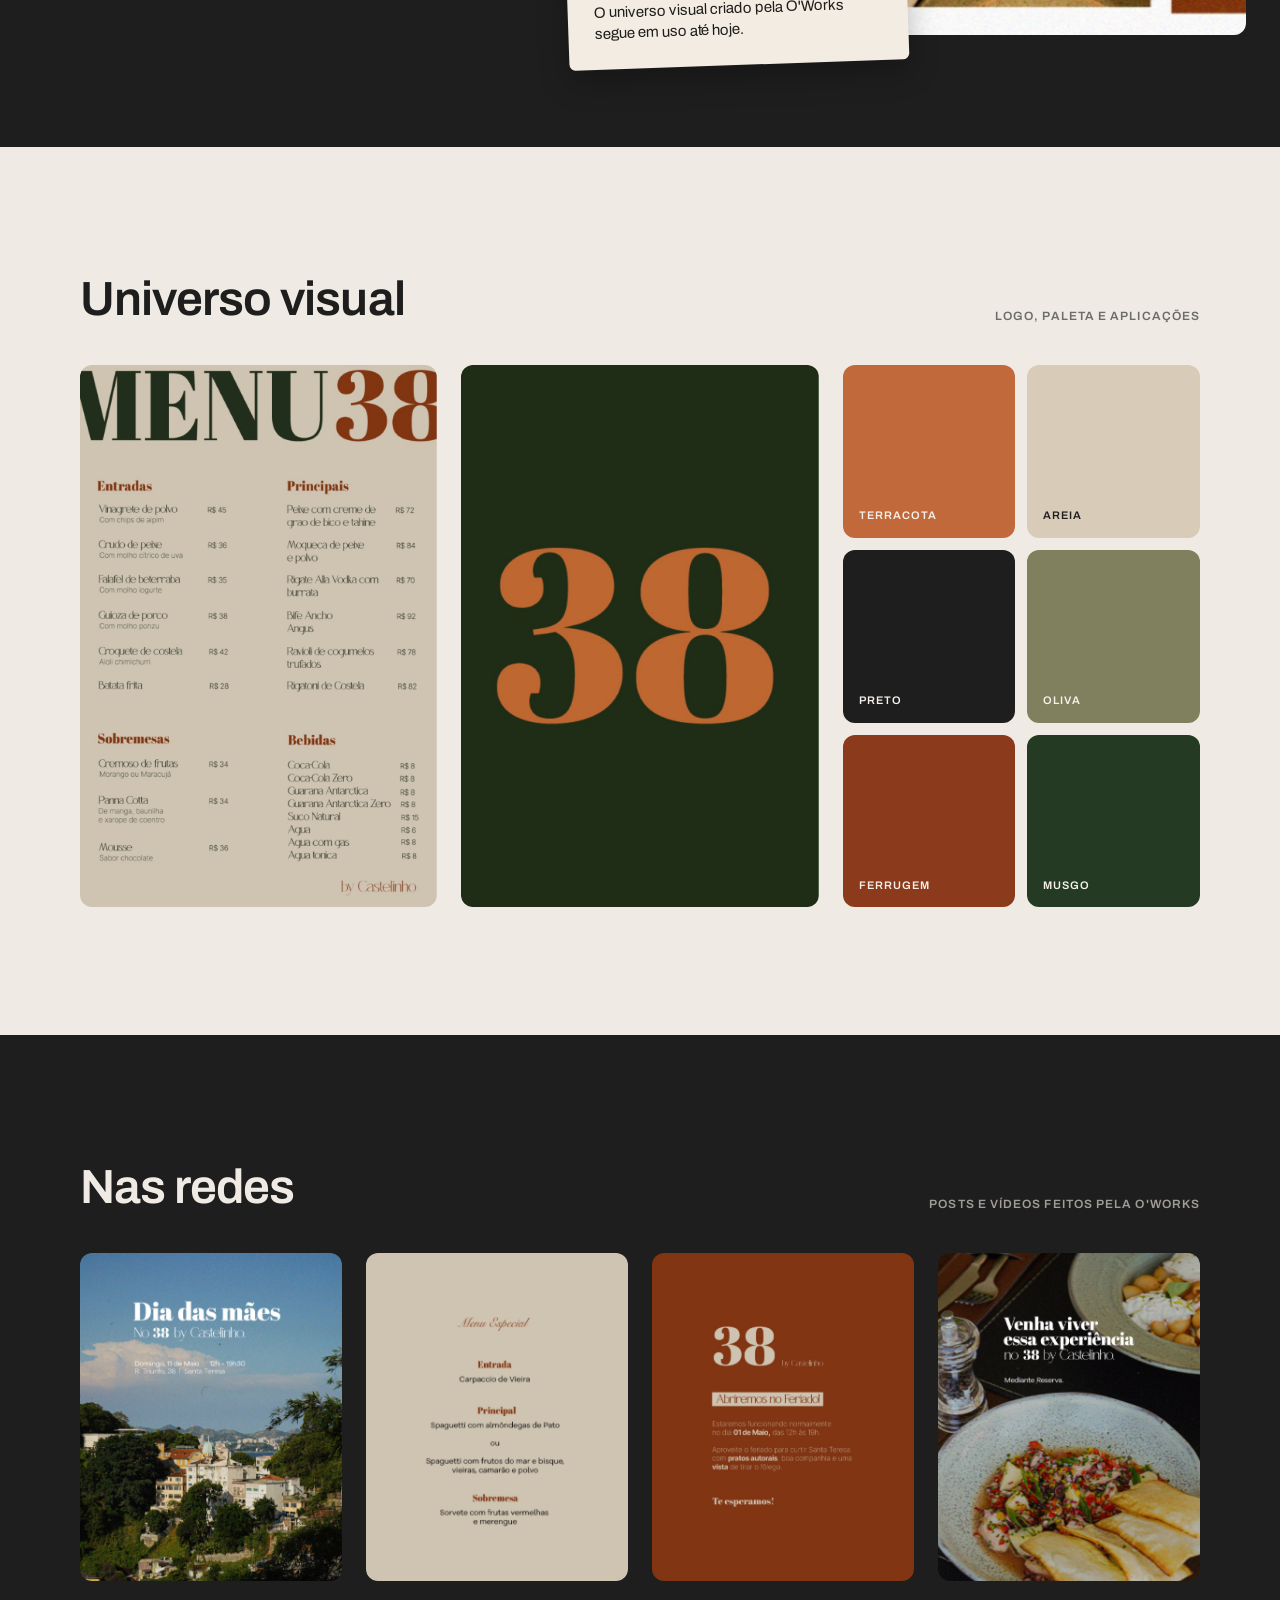
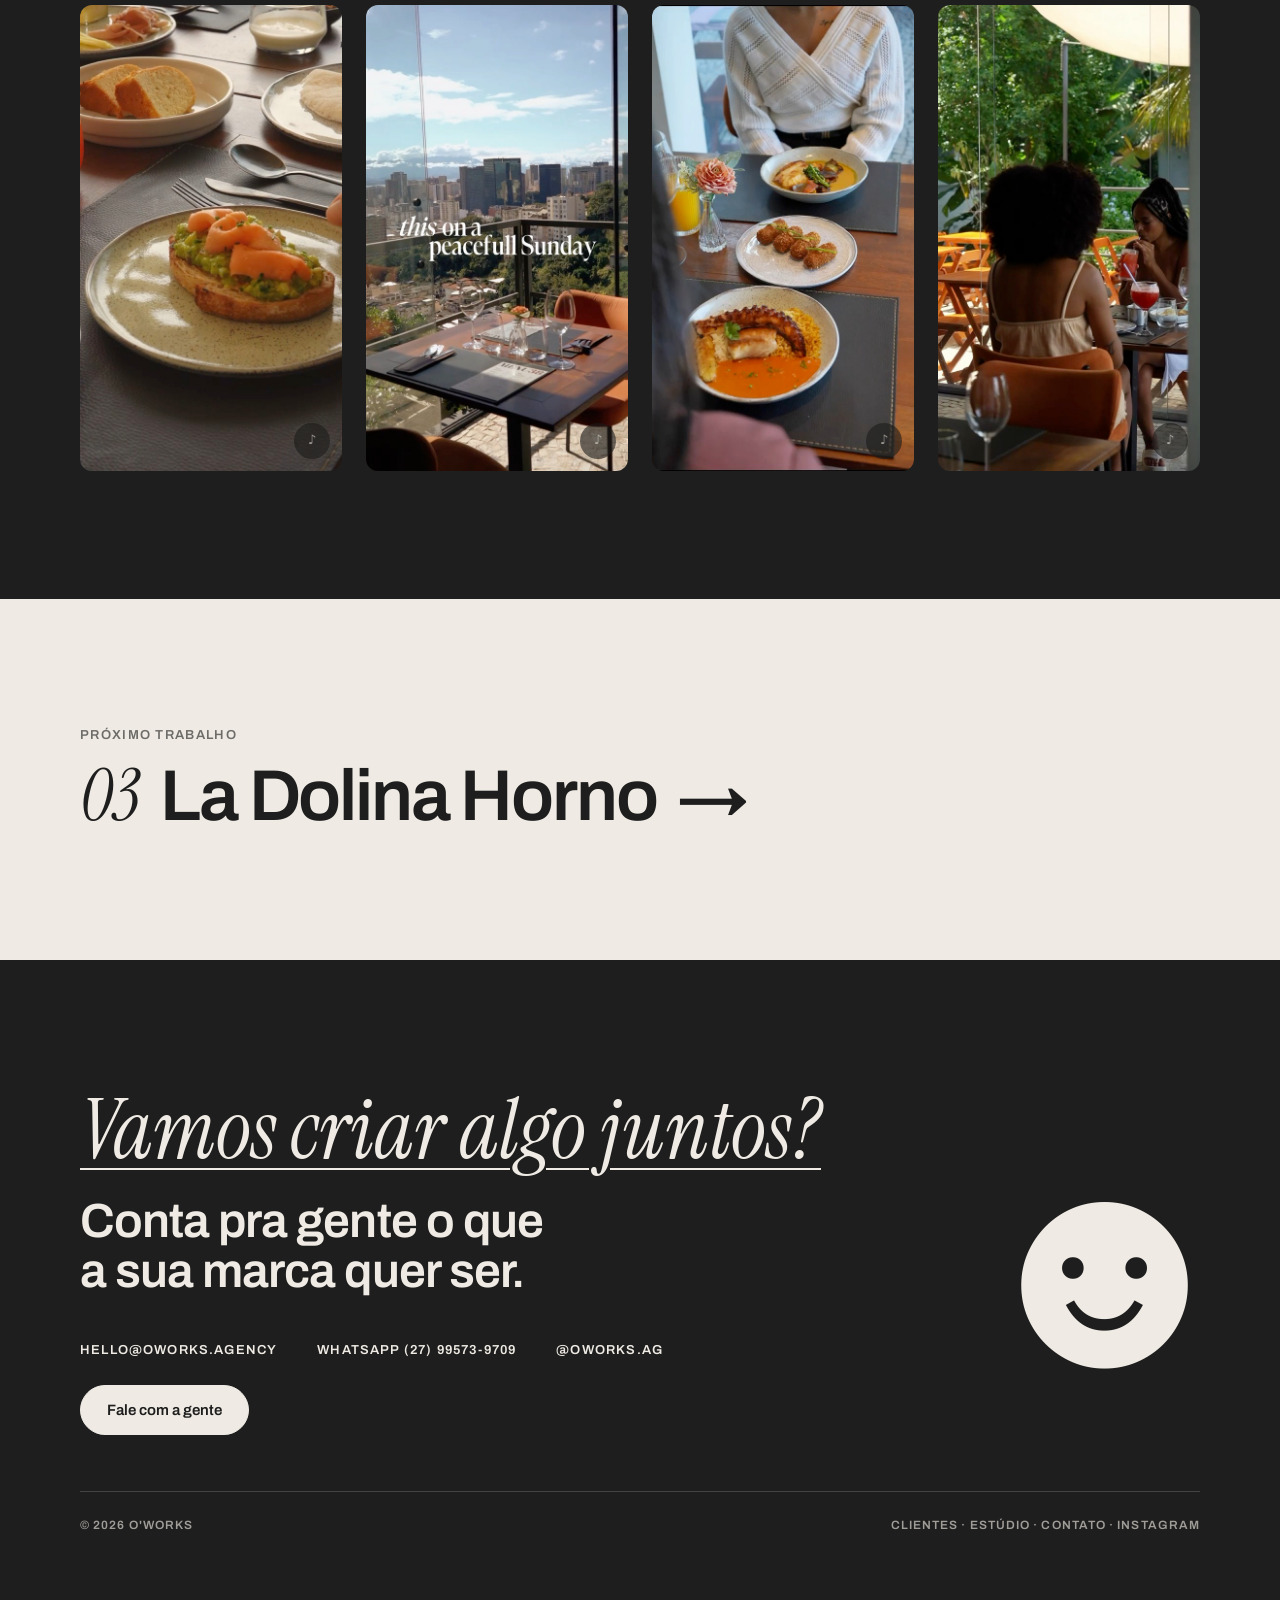
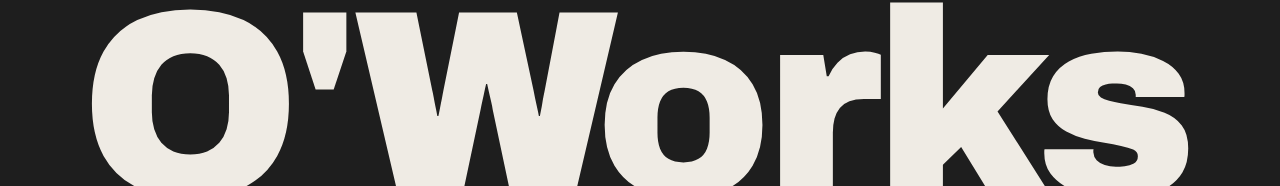
<file: clientes/38-by-castelinho/index.html>
<!doctype html>
<html lang="pt-BR">
<head>
<meta charset="utf-8">
<meta name="viewport" content="width=device-width, initial-scale=1">
<title>38 by Castelinho · O&#x27;Works</title>
<meta name="description" content="38 by Castelinho: Um lugar para se imaginar. Da identidade ao cardápio, da luz da manhã à mesa posta. Marca e conteúdos traduzem o clima da casa no ritmo calmo de quem aproveita sem pressa, e fazem o lugar ser desejado antes da primeira visita.">
<link rel="canonical" href="https://oworks.agency/clientes/38-by-castelinho/">
<meta property="og:type" content="website">
<meta property="og:site_name" content="O'Works">
<meta property="og:title" content="38 by Castelinho · O&#x27;Works">
<meta property="og:description" content="38 by Castelinho: Um lugar para se imaginar. Da identidade ao cardápio, da luz da manhã à mesa posta. Marca e conteúdos traduzem o clima da casa no ritmo calmo de quem aproveita sem pressa, e fazem o lugar ser desejado antes da primeira visita.">
<meta property="og:url" content="https://oworks.agency/clientes/38-by-castelinho/">
<meta property="og:image" content="https://oworks.agency/assets/img/og.jpg">
<meta name="theme-color" content="#1E1E1E">
<link rel="icon" href="/assets/img/favicon.svg" type="image/svg+xml">
<link rel="preconnect" href="https://fonts.googleapis.com">
<link rel="preconnect" href="https://fonts.gstatic.com" crossorigin>
<link rel="stylesheet" href="https://fonts.googleapis.com/css2?family=Archivo:wght@400;500;600;800;900&family=Instrument+Serif:ital@1&family=Noto+Sans+Symbols&display=swap">
<link rel="stylesheet" href="/assets/css/site.css?v=20261112030532">
</head>
<body>

<section class="escuro case-abertura">
  <div class="wrap">
    <header class="cabecalho">
  <a class="logo" href="/">O'Works</a>
  <button class="menu-botao" type="button" aria-label="Abrir o menu" aria-expanded="false" aria-controls="menu"><span></span><span></span><span></span></button>
  <nav class="menu" id="menu" aria-label="Principal">
    <a href="/#clientes" aria-current="page">Clientes</a>
    <a href="/estudio/">Estúdio</a>
    <a href="/contato/">Contato</a>
    <a class="btn medio" href="/contato/">Fale com a gente</a>
  </nav>
</header>
    <nav class="trilha" aria-label="Você está em"><a href="/#clientes">Clientes</a><span class="sep">/</span><span>38 by Castelinho</span></nav>
    <div class="colunas">
      <div class="texto">
        <p class="case-num">02.</p>
        <h1 class="case-nome">38 by Castelinho</h1>
        <p class="case-seg">Gastronomia · Rio de Janeiro</p>
        <p class="case-frase">Um lugar para se imaginar.</p>
        <p class="case-texto">Da identidade ao cardápio, da luz da manhã à mesa posta. Marca e conteúdos traduzem o clima da casa no ritmo calmo de quem aproveita sem pressa, e fazem o lugar ser desejado antes da primeira visita.</p>
        <ul class="chips"><li>Estratégia de marca</li><li>Universo visual</li><li>Cardápios</li><li>Fotografia e vídeo</li><li>Direção criativa</li><li>Social media</li></ul>
      </div>
      <div class="case-imagem">
        <img src="/assets/img/c38-hero.jpg" alt="38 by Castelinho: trabalho da O'Works" width="1280" height="1440">
        <div class="papel"><span class="r">O papel da estratégia</span><strong>Uma marca pensada para ser desejada antes da primeira visita.</strong><p>O universo visual criado pela O'Works segue em uso até hoje.</p></div>
      </div>
    </div>
  </div>
</section>
<section class="claro sec">
  <div class="wrap">
    <div class="topo-secao"><h2>Universo visual</h2><span class="rotulo-dir">Logo, paleta e aplicações</span></div>
    <div class="uni"><div class="uni-col"><img src="/assets/img/c38-u1.jpg" alt="Universo visual de 38 by Castelinho" loading="lazy"></div><div class="uni-col"><img src="/assets/img/c38-u2.jpg" alt="Universo visual de 38 by Castelinho" loading="lazy"></div><div class="uni-col"><div class="paleta" style="grid-auto-rows:1fr"><div class="cor" style="background:#C1693B;color:#F5F1EA">Terracota</div><div class="cor" style="background:#D8CCB8;color:#1E1E1E">Areia</div><div class="cor" style="background:#1E1E1E;color:#F5F1EA">Preto</div><div class="cor" style="background:#80805F;color:#F5F1EA">Oliva</div><div class="cor" style="background:#8B3A1C;color:#F5F1EA">Ferrugem</div><div class="cor" style="background:#243A22;color:#F5F1EA">Musgo</div></div></div></div>
  </div>
</section>
<section class="escuro sec">
  <div class="wrap">
    <div class="topo-secao"><h2>Nas redes</h2><span class="rotulo-dir">Posts e vídeos feitos pela O'Works</span></div>
    <div class="linha-midia"><div class="post"><img src="/assets/img/c38-p1.jpg" alt="Post de 38 by Castelinho feito pela O'Works" loading="lazy"></div><div class="post"><img src="/assets/img/c38-p2.jpg" alt="Post de 38 by Castelinho feito pela O'Works" loading="lazy"></div><div class="post"><img src="/assets/img/c38-p3.jpg" alt="Post de 38 by Castelinho feito pela O'Works" loading="lazy"></div><div class="post"><img src="/assets/img/c38-p4.jpg" alt="Post de 38 by Castelinho feito pela O'Works" loading="lazy"></div></div><div class="linha-midia"><div class="video"><video muted loop playsinline preload="none" data-src="/assets/video/clientes/c38-1.mp4" poster="/assets/img/poster-c38-1.jpg" aria-label="Vídeo de 38 by Castelinho feito pela O&#x27;Works"></video><span class="som" aria-hidden="true"></span></div><div class="video"><video muted loop playsinline preload="none" data-src="/assets/video/clientes/c38-2.mp4" poster="/assets/img/poster-c38-2.jpg" aria-label="Vídeo de 38 by Castelinho feito pela O&#x27;Works"></video><span class="som" aria-hidden="true"></span></div><div class="video"><video muted loop playsinline preload="none" data-src="/assets/video/clientes/c38-3.mp4" poster="/assets/img/poster-c38-3.jpg" aria-label="Vídeo de 38 by Castelinho feito pela O&#x27;Works"></video><span class="som" aria-hidden="true"></span></div><div class="video"><video muted loop playsinline preload="none" data-src="/assets/video/clientes/c38-4.mp4" poster="/assets/img/poster-c38-4.jpg" aria-label="Vídeo de 38 by Castelinho feito pela O&#x27;Works"></video><span class="som" aria-hidden="true"></span></div></div>
  </div>
</section>
<section class="claro sec proximo">
  <div class="wrap">
    <p class="rotulo">Próximo trabalho</p>
    <a href="/clientes/la-dolina-horno/"><span class="it">03</span> La Dolina Horno <span class="seta">→</span></a>
  </div>
</section>
<section class="escuro contato-bloco" id="contato">
  <div class="wrap">
    <div class="chamada">
      <div class="texto">
        <h2 class="vamos">Vamos criar algo juntos?</h2>
        <p class="conta">Conta pra gente o que<br class="d"> a sua marca quer ser.</p>
        <div class="contatos">
        <a href="mailto:hello@oworks.agency">hello@oworks.agency</a>
        <a href="https://wa.me/message/UG2DE52RIKDYO1" target="_blank" rel="noopener">WhatsApp (27) 99573-9709</a>
        <a href="https://www.instagram.com/oworks.ag/" target="_blank" rel="noopener">@oworks.ag</a>
      </div>
        <a class="btn" href="/contato/">Fale com a gente</a>
      </div>
      <span class="carinha" aria-hidden="true">☻</span>
    </div>
    <footer class="rodape">
      <span>© 2026 O'Works</span>
      <span><a href="/#clientes">Clientes</a> · <a href="/estudio/">Estúdio</a> · <a href="/contato/">Contato</a> · <a href="https://www.instagram.com/oworks.ag/" target="_blank" rel="noopener">Instagram</a></span>
    </footer>
    <div class="assinatura" aria-hidden="true"><span>O'Works</span></div>
  </div>
</section>
<script src="/assets/js/site.js?v=20261112030532" defer></script>
</body>
</html>
</file>
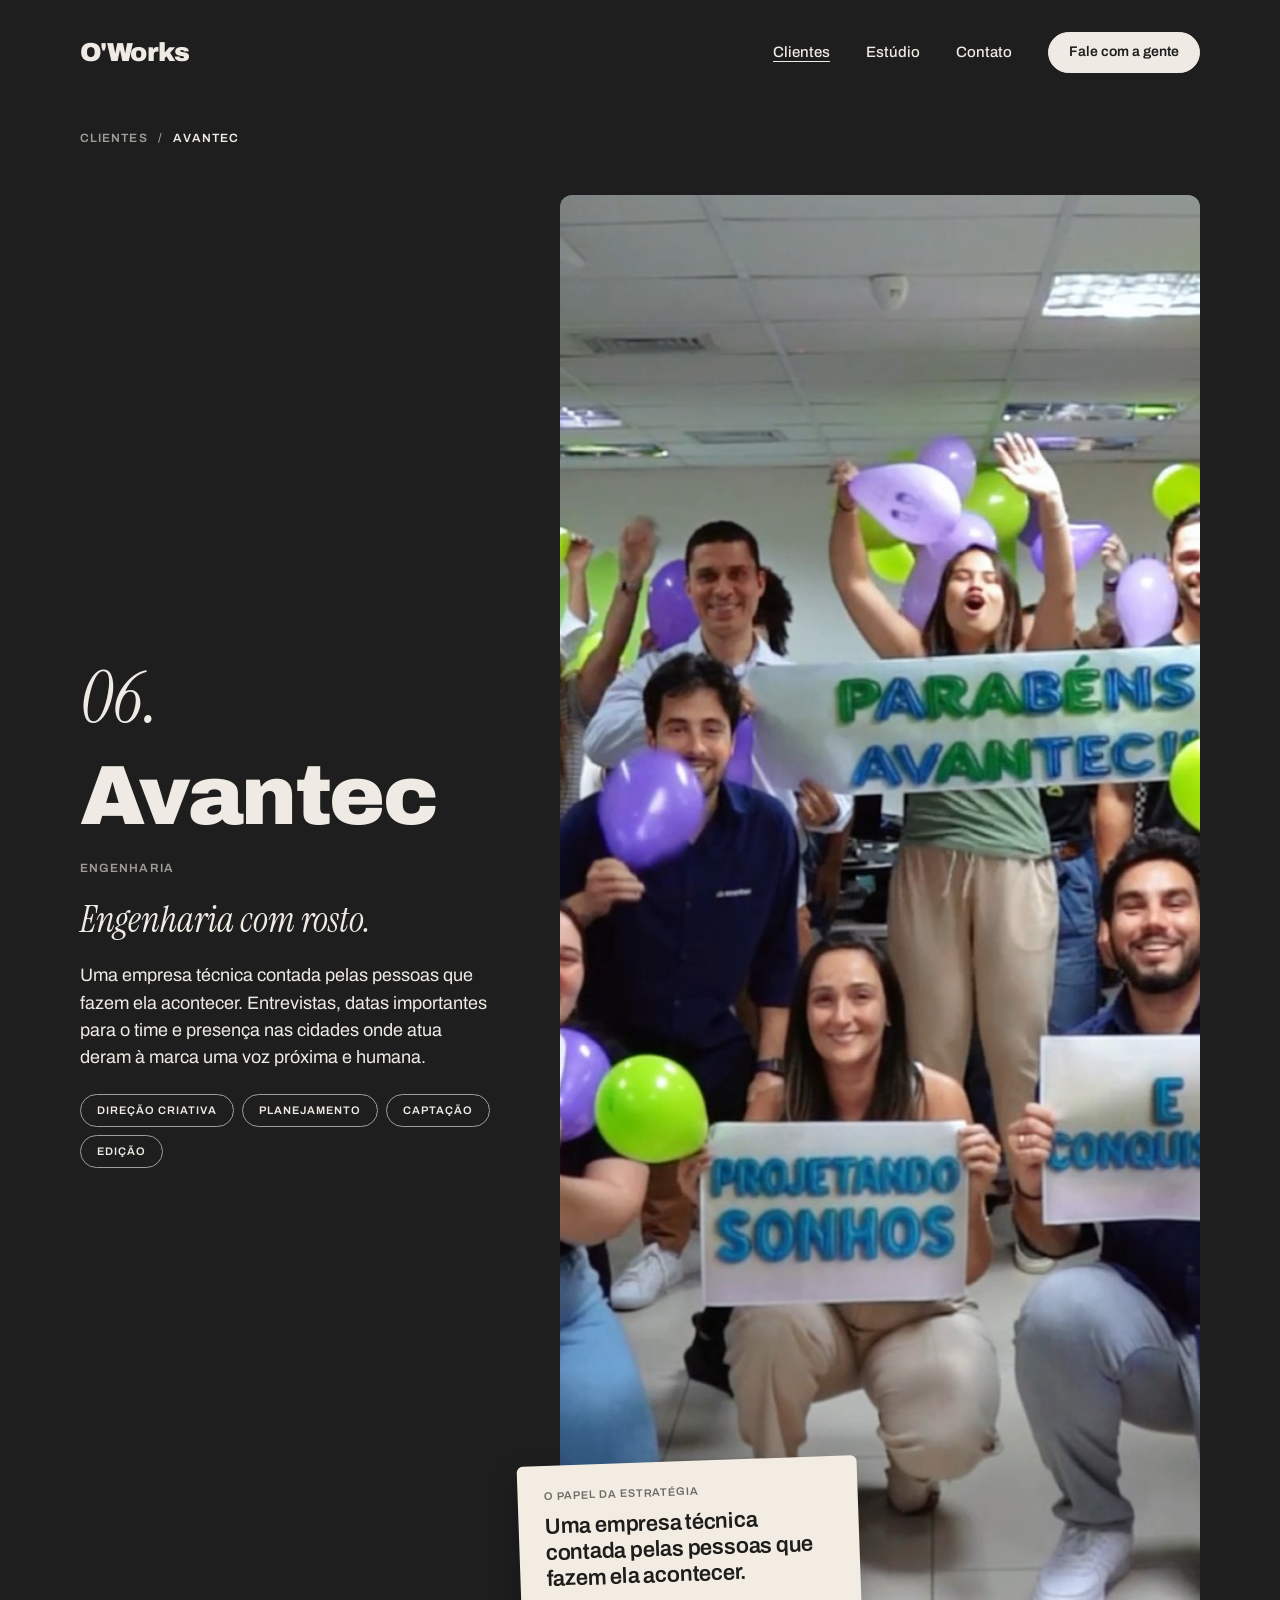
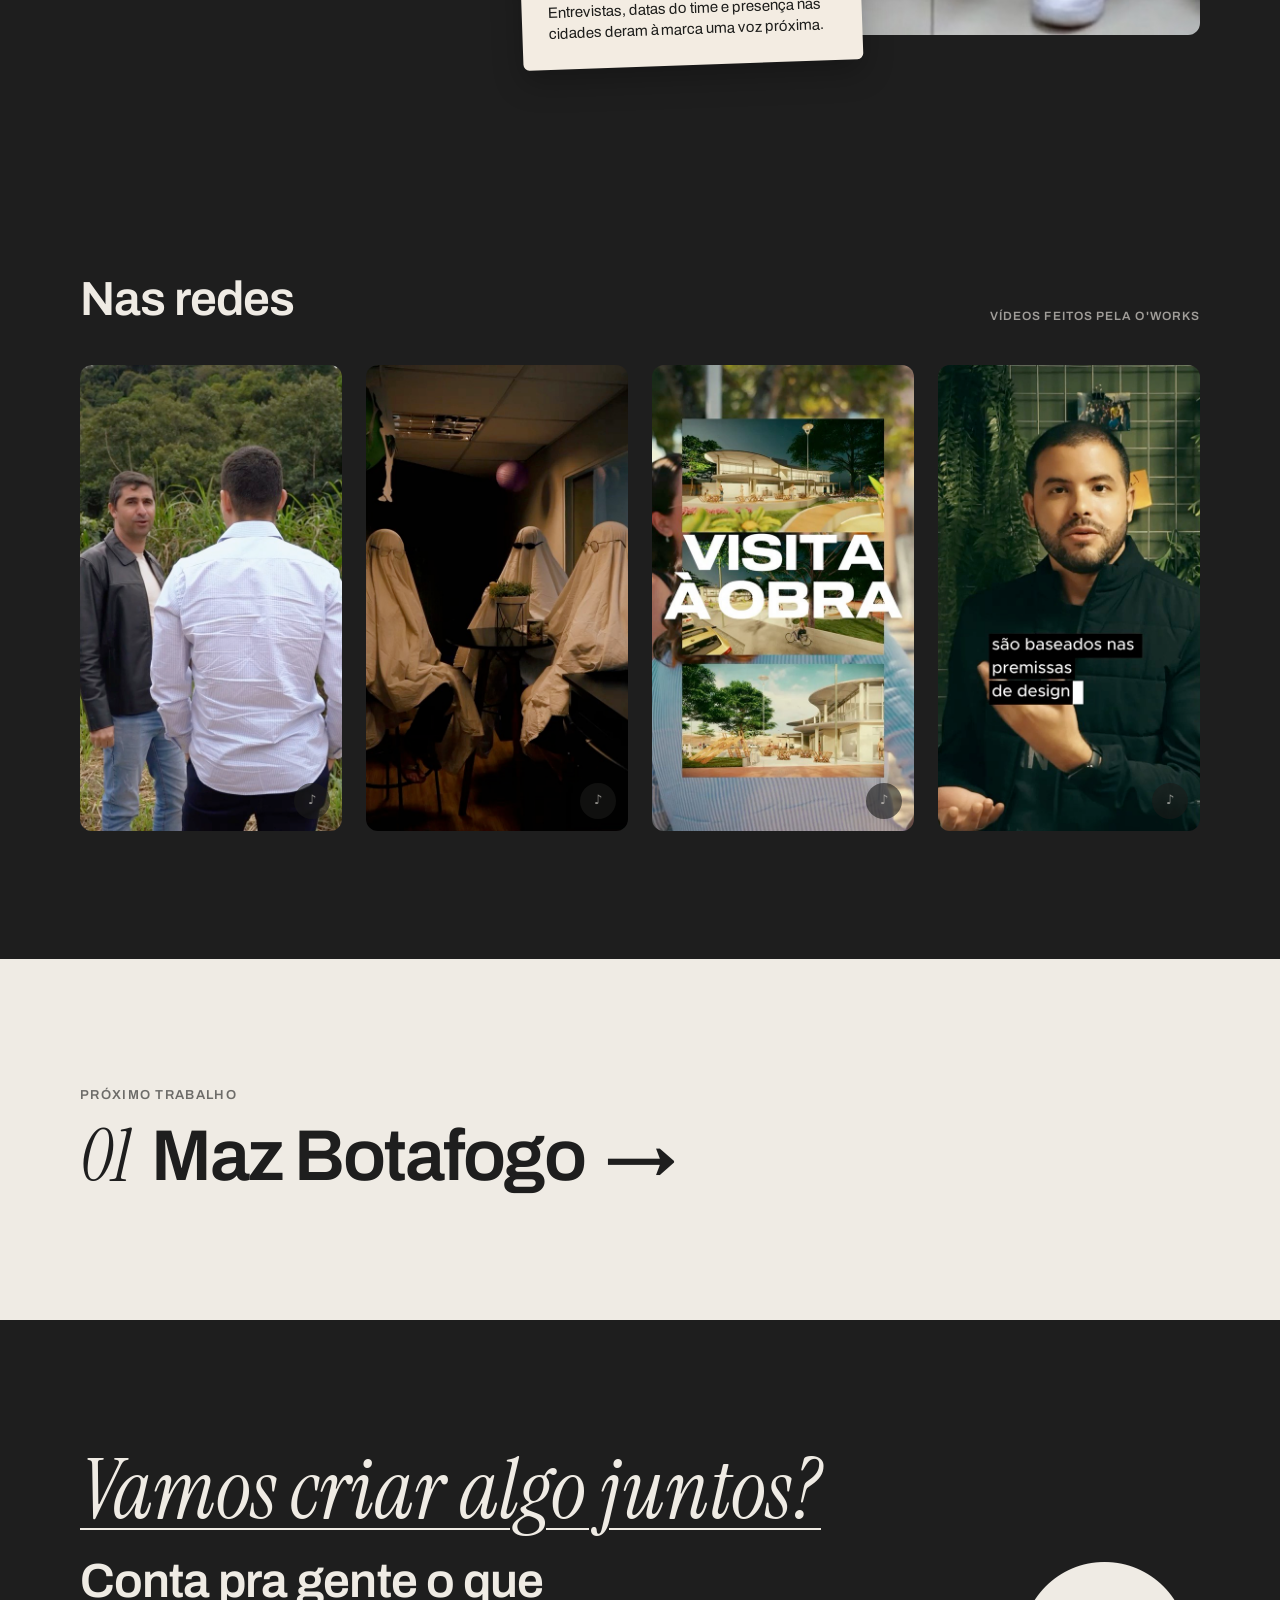
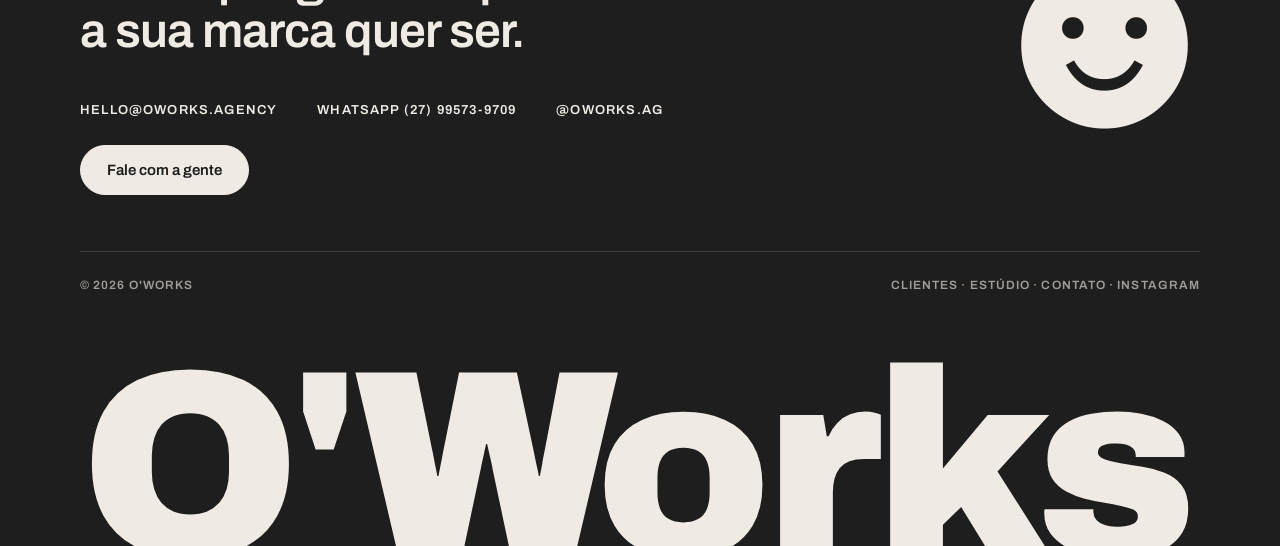
<file: clientes/avantec/index.html>
<!doctype html>
<html lang="pt-BR">
<head>
<meta charset="utf-8">
<meta name="viewport" content="width=device-width, initial-scale=1">
<title>Avantec · O&#x27;Works</title>
<meta name="description" content="Avantec: Engenharia com rosto. Uma empresa técnica contada pelas pessoas que fazem ela acontecer. Entrevistas, datas importantes para o time e presença nas cidades onde atua deram à marca uma voz próxima e humana.">
<link rel="canonical" href="https://oworks.agency/clientes/avantec/">
<meta property="og:type" content="website">
<meta property="og:site_name" content="O'Works">
<meta property="og:title" content="Avantec · O&#x27;Works">
<meta property="og:description" content="Avantec: Engenharia com rosto. Uma empresa técnica contada pelas pessoas que fazem ela acontecer. Entrevistas, datas importantes para o time e presença nas cidades onde atua deram à marca uma voz próxima e humana.">
<meta property="og:url" content="https://oworks.agency/clientes/avantec/">
<meta property="og:image" content="https://oworks.agency/assets/img/og.jpg">
<meta name="theme-color" content="#1E1E1E">
<link rel="icon" href="/assets/img/favicon.svg" type="image/svg+xml">
<link rel="preconnect" href="https://fonts.googleapis.com">
<link rel="preconnect" href="https://fonts.gstatic.com" crossorigin>
<link rel="stylesheet" href="https://fonts.googleapis.com/css2?family=Archivo:wght@400;500;600;800;900&family=Instrument+Serif:ital@1&family=Noto+Sans+Symbols&display=swap">
<link rel="stylesheet" href="/assets/css/site.css?v=20261112030532">
</head>
<body>

<section class="escuro case-abertura">
  <div class="wrap">
    <header class="cabecalho">
  <a class="logo" href="/">O'Works</a>
  <button class="menu-botao" type="button" aria-label="Abrir o menu" aria-expanded="false" aria-controls="menu"><span></span><span></span><span></span></button>
  <nav class="menu" id="menu" aria-label="Principal">
    <a href="/#clientes" aria-current="page">Clientes</a>
    <a href="/estudio/">Estúdio</a>
    <a href="/contato/">Contato</a>
    <a class="btn medio" href="/contato/">Fale com a gente</a>
  </nav>
</header>
    <nav class="trilha" aria-label="Você está em"><a href="/#clientes">Clientes</a><span class="sep">/</span><span>Avantec</span></nav>
    <div class="colunas">
      <div class="texto">
        <p class="case-num">06.</p>
        <h1 class="case-nome">Avantec</h1>
        <p class="case-seg">Engenharia</p>
        <p class="case-frase">Engenharia com rosto.</p>
        <p class="case-texto">Uma empresa técnica contada pelas pessoas que fazem ela acontecer. Entrevistas, datas importantes para o time e presença nas cidades onde atua deram à marca uma voz próxima e humana.</p>
        <ul class="chips"><li>Direção criativa</li><li>Planejamento</li><li>Captação</li><li>Edição</li></ul>
      </div>
      <div class="case-imagem">
        <img src="/assets/img/ava-hero.jpg" alt="Avantec: trabalho da O'Works" width="1280" height="1440">
        <div class="papel"><span class="r">O papel da estratégia</span><strong>Uma empresa técnica contada pelas pessoas que fazem ela acontecer.</strong><p>Entrevistas, datas do time e presença nas cidades deram à marca uma voz próxima.</p></div>
      </div>
    </div>
  </div>
</section>
<section class="escuro sec">
  <div class="wrap">
    <div class="topo-secao"><h2>Nas redes</h2><span class="rotulo-dir">Vídeos feitos pela O'Works</span></div>
    <div class="linha-midia"><div class="video"><video muted loop playsinline preload="none" data-src="/assets/video/clientes/ava-1.mp4" poster="/assets/img/poster-ava-1.jpg" aria-label="Vídeo de Avantec feito pela O&#x27;Works"></video><span class="som" aria-hidden="true"></span></div><div class="video"><video muted loop playsinline preload="none" data-src="/assets/video/clientes/ava-2.mp4" poster="/assets/img/poster-ava-2.jpg" aria-label="Vídeo de Avantec feito pela O&#x27;Works"></video><span class="som" aria-hidden="true"></span></div><div class="video"><video muted loop playsinline preload="none" data-src="/assets/video/clientes/ava-3.mp4" poster="/assets/img/poster-ava-3.jpg" aria-label="Vídeo de Avantec feito pela O&#x27;Works"></video><span class="som" aria-hidden="true"></span></div><div class="video"><video muted loop playsinline preload="none" data-src="/assets/video/clientes/ava-4.mp4" poster="/assets/img/poster-ava-4.jpg" aria-label="Vídeo de Avantec feito pela O&#x27;Works"></video><span class="som" aria-hidden="true"></span></div></div>
  </div>
</section>
<section class="claro sec proximo">
  <div class="wrap">
    <p class="rotulo">Próximo trabalho</p>
    <a href="/clientes/maz-botafogo/"><span class="it">01</span> Maz Botafogo <span class="seta">→</span></a>
  </div>
</section>
<section class="escuro contato-bloco" id="contato">
  <div class="wrap">
    <div class="chamada">
      <div class="texto">
        <h2 class="vamos">Vamos criar algo juntos?</h2>
        <p class="conta">Conta pra gente o que<br class="d"> a sua marca quer ser.</p>
        <div class="contatos">
        <a href="mailto:hello@oworks.agency">hello@oworks.agency</a>
        <a href="https://wa.me/message/UG2DE52RIKDYO1" target="_blank" rel="noopener">WhatsApp (27) 99573-9709</a>
        <a href="https://www.instagram.com/oworks.ag/" target="_blank" rel="noopener">@oworks.ag</a>
      </div>
        <a class="btn" href="/contato/">Fale com a gente</a>
      </div>
      <span class="carinha" aria-hidden="true">☻</span>
    </div>
    <footer class="rodape">
      <span>© 2026 O'Works</span>
      <span><a href="/#clientes">Clientes</a> · <a href="/estudio/">Estúdio</a> · <a href="/contato/">Contato</a> · <a href="https://www.instagram.com/oworks.ag/" target="_blank" rel="noopener">Instagram</a></span>
    </footer>
    <div class="assinatura" aria-hidden="true"><span>O'Works</span></div>
  </div>
</section>
<script src="/assets/js/site.js?v=20261112030532" defer></script>
</body>
</html>
</file>
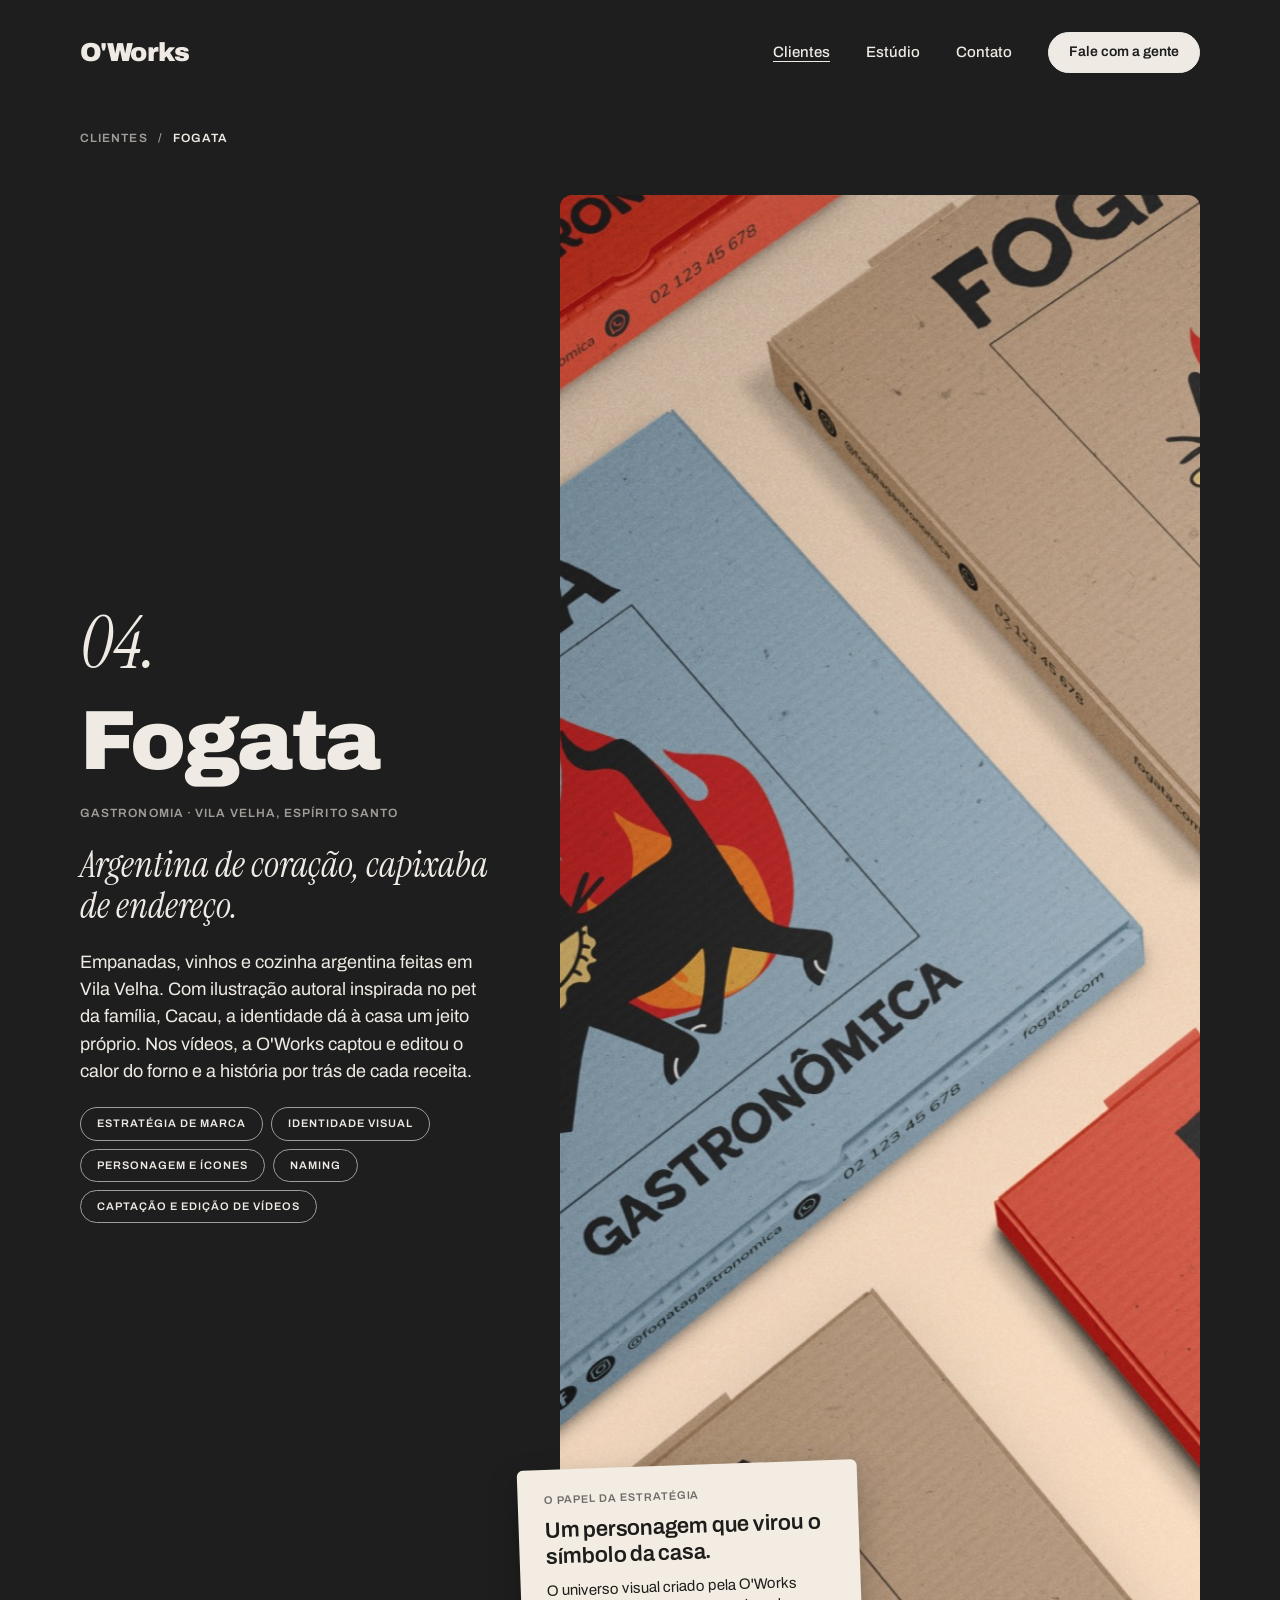
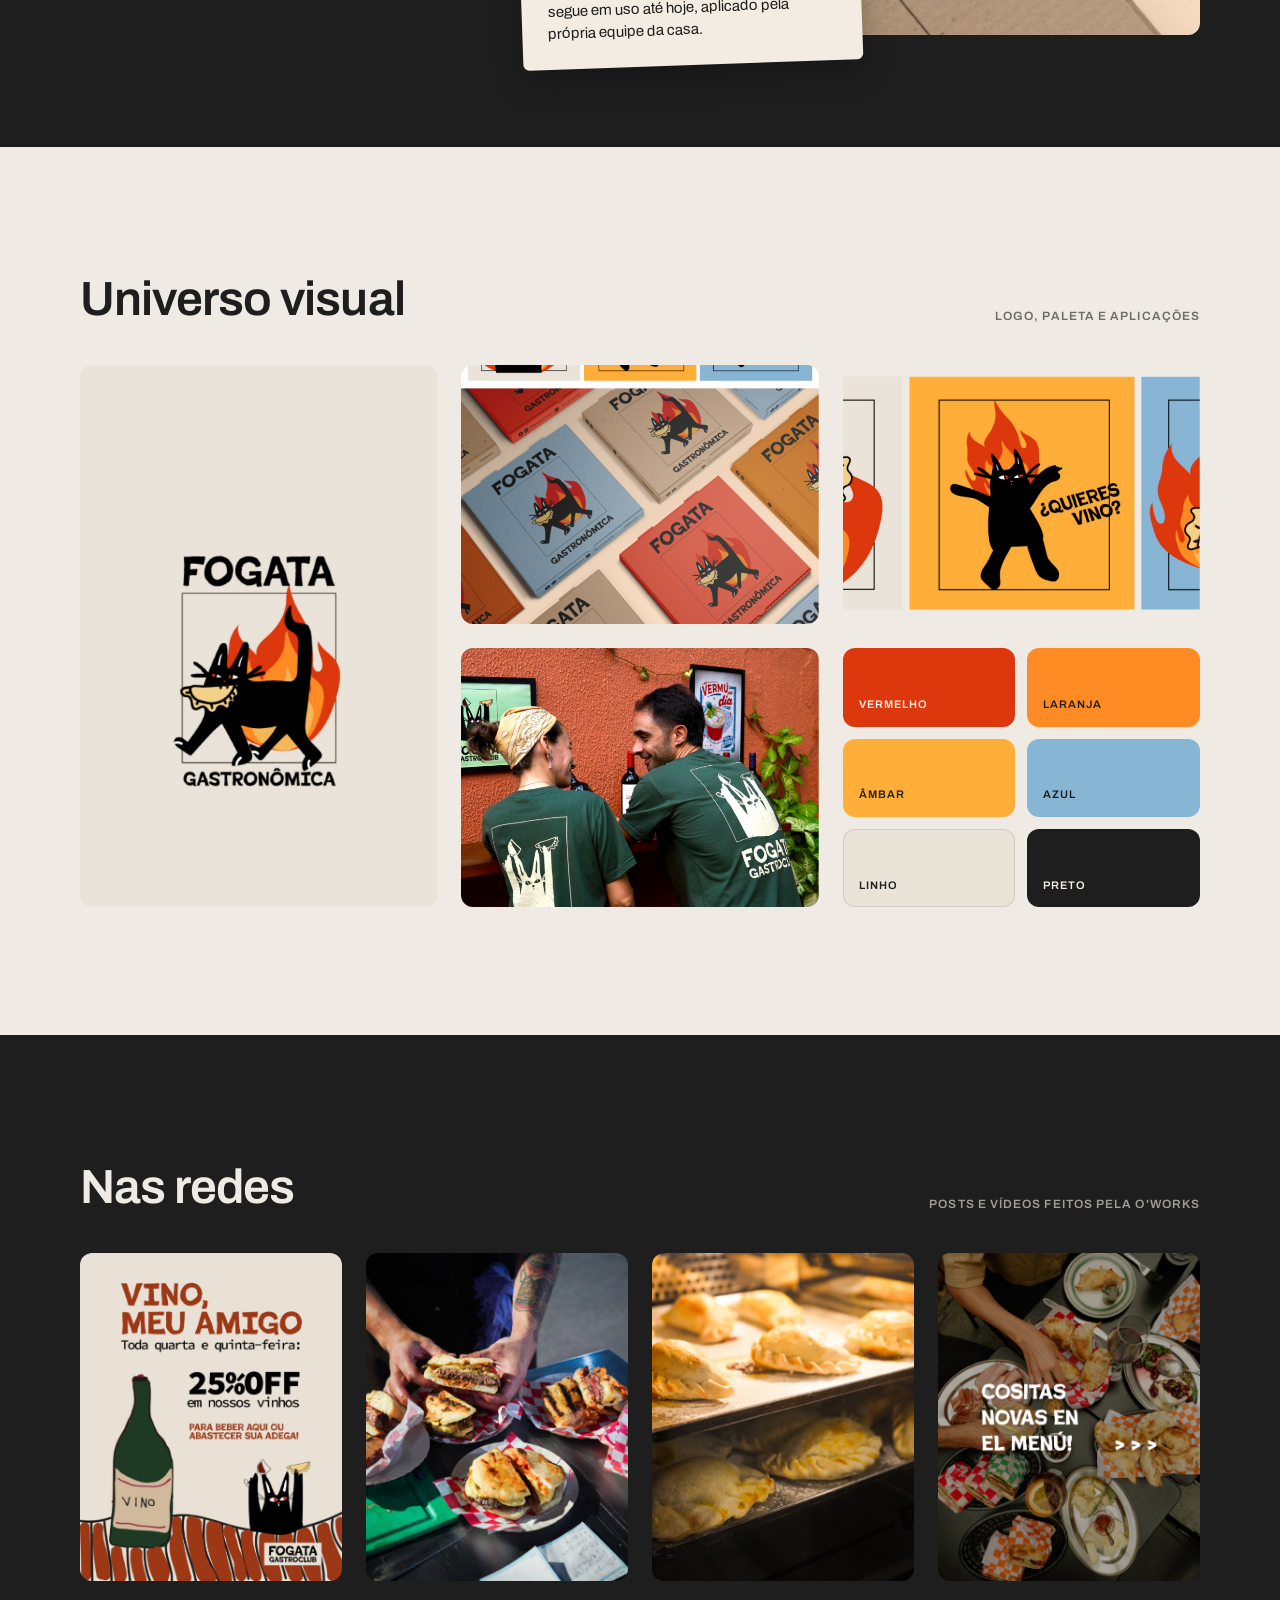
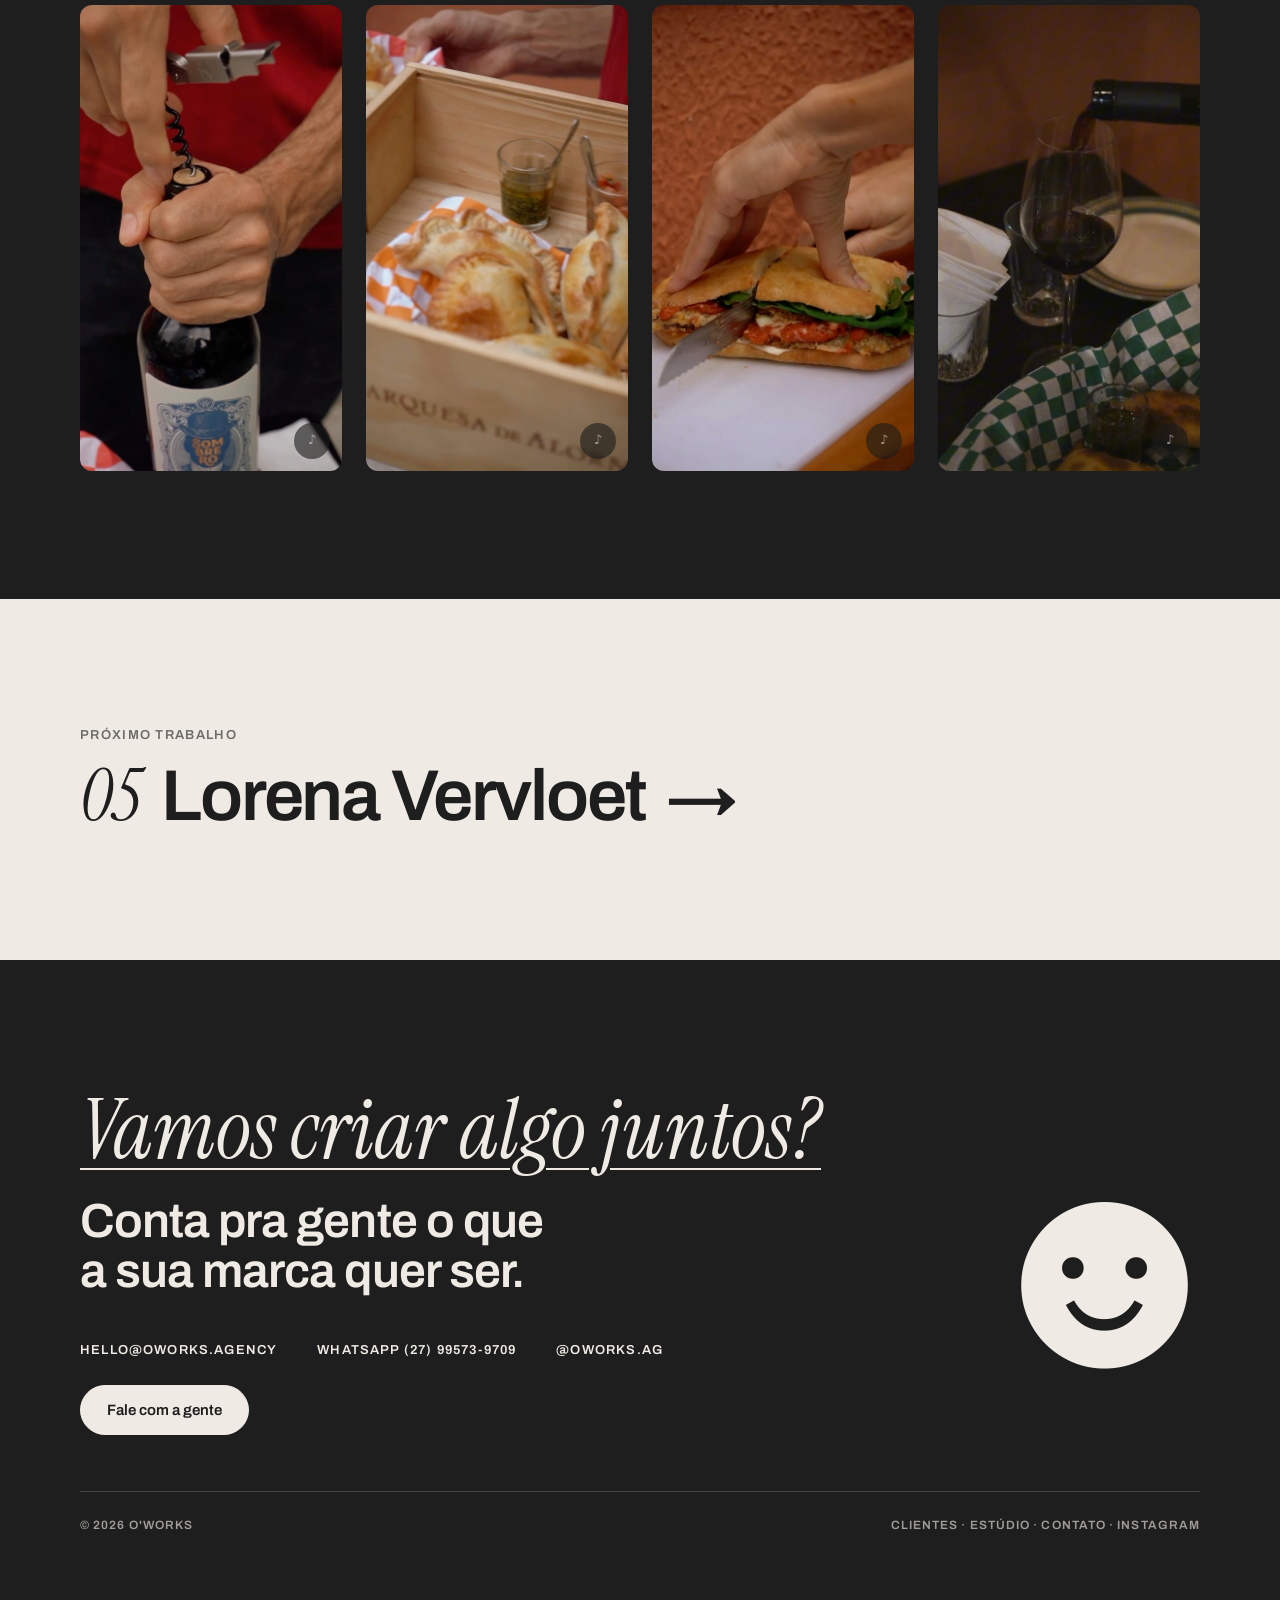
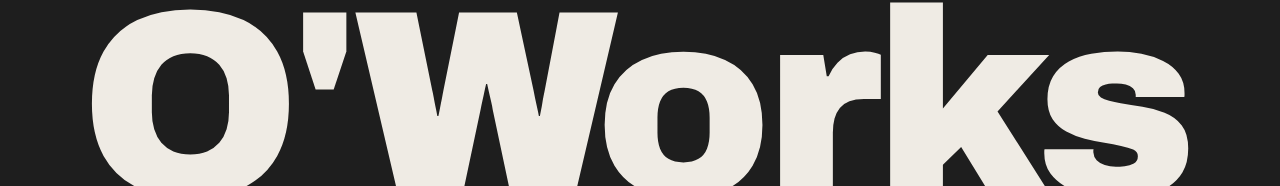
<file: clientes/fogata/index.html>
<!doctype html>
<html lang="pt-BR">
<head>
<meta charset="utf-8">
<meta name="viewport" content="width=device-width, initial-scale=1">
<title>Fogata · O&#x27;Works</title>
<meta name="description" content="Fogata: Argentina de coração, capixaba de endereço. Empanadas, vinhos e cozinha argentina feitas em Vila Velha. Com ilustração autoral inspirada no pet da família, Cacau, a identidade dá à casa um jeito próprio. Nos vídeos, a O&#x27;Works captou e editou o calor do forno e a história por trás de cada rec">
<link rel="canonical" href="https://oworks.agency/clientes/fogata/">
<meta property="og:type" content="website">
<meta property="og:site_name" content="O'Works">
<meta property="og:title" content="Fogata · O&#x27;Works">
<meta property="og:description" content="Fogata: Argentina de coração, capixaba de endereço. Empanadas, vinhos e cozinha argentina feitas em Vila Velha. Com ilustração autoral inspirada no pet da família, Cacau, a identidade dá à casa um jeito próprio. Nos vídeos, a O&#x27;Works captou e editou o calor do forno e a história por trás de cada rec">
<meta property="og:url" content="https://oworks.agency/clientes/fogata/">
<meta property="og:image" content="https://oworks.agency/assets/img/og.jpg">
<meta name="theme-color" content="#1E1E1E">
<link rel="icon" href="/assets/img/favicon.svg" type="image/svg+xml">
<link rel="preconnect" href="https://fonts.googleapis.com">
<link rel="preconnect" href="https://fonts.gstatic.com" crossorigin>
<link rel="stylesheet" href="https://fonts.googleapis.com/css2?family=Archivo:wght@400;500;600;800;900&family=Instrument+Serif:ital@1&family=Noto+Sans+Symbols&display=swap">
<link rel="stylesheet" href="/assets/css/site.css?v=20261112030532">
</head>
<body>

<section class="escuro case-abertura">
  <div class="wrap">
    <header class="cabecalho">
  <a class="logo" href="/">O'Works</a>
  <button class="menu-botao" type="button" aria-label="Abrir o menu" aria-expanded="false" aria-controls="menu"><span></span><span></span><span></span></button>
  <nav class="menu" id="menu" aria-label="Principal">
    <a href="/#clientes" aria-current="page">Clientes</a>
    <a href="/estudio/">Estúdio</a>
    <a href="/contato/">Contato</a>
    <a class="btn medio" href="/contato/">Fale com a gente</a>
  </nav>
</header>
    <nav class="trilha" aria-label="Você está em"><a href="/#clientes">Clientes</a><span class="sep">/</span><span>Fogata</span></nav>
    <div class="colunas">
      <div class="texto">
        <p class="case-num">04.</p>
        <h1 class="case-nome">Fogata</h1>
        <p class="case-seg">Gastronomia · Vila Velha, Espírito Santo</p>
        <p class="case-frase">Argentina de coração, capixaba de endereço.</p>
        <p class="case-texto">Empanadas, vinhos e cozinha argentina feitas em Vila Velha. Com ilustração autoral inspirada no pet da família, Cacau, a identidade dá à casa um jeito próprio. Nos vídeos, a O'Works captou e editou o calor do forno e a história por trás de cada receita.</p>
        <ul class="chips"><li>Estratégia de marca</li><li>Identidade visual</li><li>Personagem e ícones</li><li>Naming</li><li>Captação e edição de vídeos</li></ul>
      </div>
      <div class="case-imagem">
        <img src="/assets/img/fog-hero.jpg" alt="Fogata: trabalho da O'Works" width="1280" height="1440">
        <div class="papel"><span class="r">O papel da estratégia</span><strong>Um personagem que virou o símbolo da casa.</strong><p>O universo visual criado pela O'Works segue em uso até hoje, aplicado pela própria equipe da casa.</p></div>
      </div>
    </div>
  </div>
</section>
<section class="claro sec">
  <div class="wrap">
    <div class="topo-secao"><h2>Universo visual</h2><span class="rotulo-dir">Logo, paleta e aplicações</span></div>
    <div class="uni"><div class="uni-col"><img src="/assets/img/fog-u1.jpg" alt="Universo visual de Fogata" loading="lazy"></div><div class="uni-col dupla"><img src="/assets/img/fog-u2.jpg" alt="Universo visual de Fogata" loading="lazy"><img src="/assets/img/fog-u3.jpg" alt="Universo visual de Fogata" loading="lazy"></div><div class="uni-col dupla"><img src="/assets/img/fog-u4.jpg" alt="Universo visual de Fogata" loading="lazy"><div class="paleta" style="grid-auto-rows:1fr"><div class="cor" style="background:#DD380D;color:#F5F1EA">Vermelho</div><div class="cor" style="background:#FF8B24;color:#1E1E1E">Laranja</div><div class="cor" style="background:#FFAE39;color:#1E1E1E">Âmbar</div><div class="cor" style="background:#87B5D4;color:#1E1E1E">Azul</div><div class="cor borda" style="background:#E9E3D8;color:#1E1E1E">Linho</div><div class="cor" style="background:#1E1E1E;color:#F5F1EA">Preto</div></div></div></div>
  </div>
</section>
<section class="escuro sec">
  <div class="wrap">
    <div class="topo-secao"><h2>Nas redes</h2><span class="rotulo-dir">Posts e vídeos feitos pela O'Works</span></div>
    <div class="linha-midia"><div class="post"><img src="/assets/img/fog-p1.jpg" alt="Post de Fogata feito pela O'Works" loading="lazy"></div><div class="post"><img src="/assets/img/fog-p2.jpg" alt="Post de Fogata feito pela O'Works" loading="lazy"></div><div class="post"><img src="/assets/img/fog-p3.jpg" alt="Post de Fogata feito pela O'Works" loading="lazy"></div><div class="post"><img src="/assets/img/fog-p4.jpg" alt="Post de Fogata feito pela O'Works" loading="lazy"></div></div><div class="linha-midia"><div class="video"><video muted loop playsinline preload="none" data-src="/assets/video/clientes/fog-1.mp4" poster="/assets/img/poster-fog-1.jpg" aria-label="Vídeo de Fogata feito pela O&#x27;Works"></video><span class="som" aria-hidden="true"></span></div><div class="video"><video muted loop playsinline preload="none" data-src="/assets/video/clientes/fog-2.mp4" poster="/assets/img/poster-fog-2.jpg" aria-label="Vídeo de Fogata feito pela O&#x27;Works"></video><span class="som" aria-hidden="true"></span></div><div class="video"><video muted loop playsinline preload="none" data-src="/assets/video/clientes/fog-3.mp4" poster="/assets/img/poster-fog-3.jpg" aria-label="Vídeo de Fogata feito pela O&#x27;Works"></video><span class="som" aria-hidden="true"></span></div><div class="video"><video muted loop playsinline preload="none" data-src="/assets/video/clientes/fog-4.mp4" poster="/assets/img/poster-fog-4.jpg" aria-label="Vídeo de Fogata feito pela O&#x27;Works"></video><span class="som" aria-hidden="true"></span></div></div>
  </div>
</section>
<section class="claro sec proximo">
  <div class="wrap">
    <p class="rotulo">Próximo trabalho</p>
    <a href="/clientes/lorena-vervloet/"><span class="it">05</span> Lorena Vervloet <span class="seta">→</span></a>
  </div>
</section>
<section class="escuro contato-bloco" id="contato">
  <div class="wrap">
    <div class="chamada">
      <div class="texto">
        <h2 class="vamos">Vamos criar algo juntos?</h2>
        <p class="conta">Conta pra gente o que<br class="d"> a sua marca quer ser.</p>
        <div class="contatos">
        <a href="mailto:hello@oworks.agency">hello@oworks.agency</a>
        <a href="https://wa.me/message/UG2DE52RIKDYO1" target="_blank" rel="noopener">WhatsApp (27) 99573-9709</a>
        <a href="https://www.instagram.com/oworks.ag/" target="_blank" rel="noopener">@oworks.ag</a>
      </div>
        <a class="btn" href="/contato/">Fale com a gente</a>
      </div>
      <span class="carinha" aria-hidden="true">☻</span>
    </div>
    <footer class="rodape">
      <span>© 2026 O'Works</span>
      <span><a href="/#clientes">Clientes</a> · <a href="/estudio/">Estúdio</a> · <a href="/contato/">Contato</a> · <a href="https://www.instagram.com/oworks.ag/" target="_blank" rel="noopener">Instagram</a></span>
    </footer>
    <div class="assinatura" aria-hidden="true"><span>O'Works</span></div>
  </div>
</section>
<script src="/assets/js/site.js?v=20261112030532" defer></script>
</body>
</html>
</file>
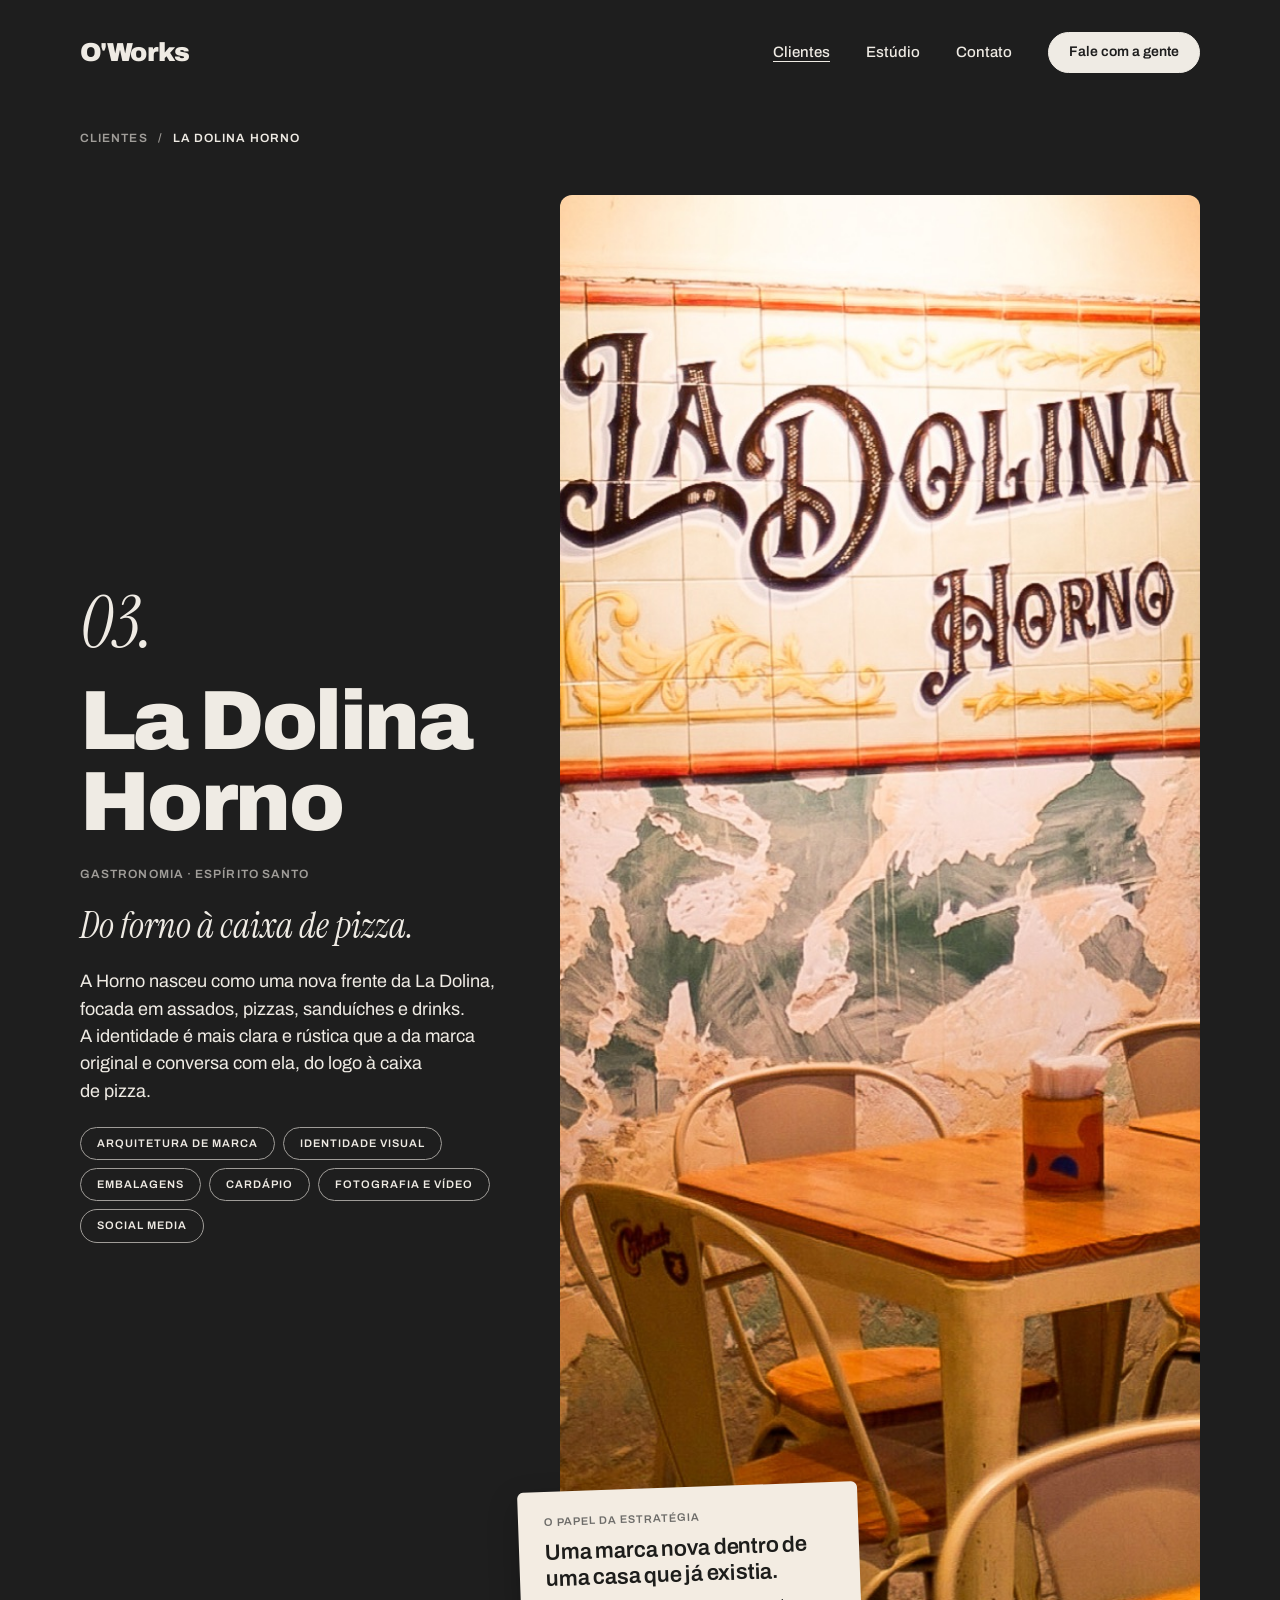
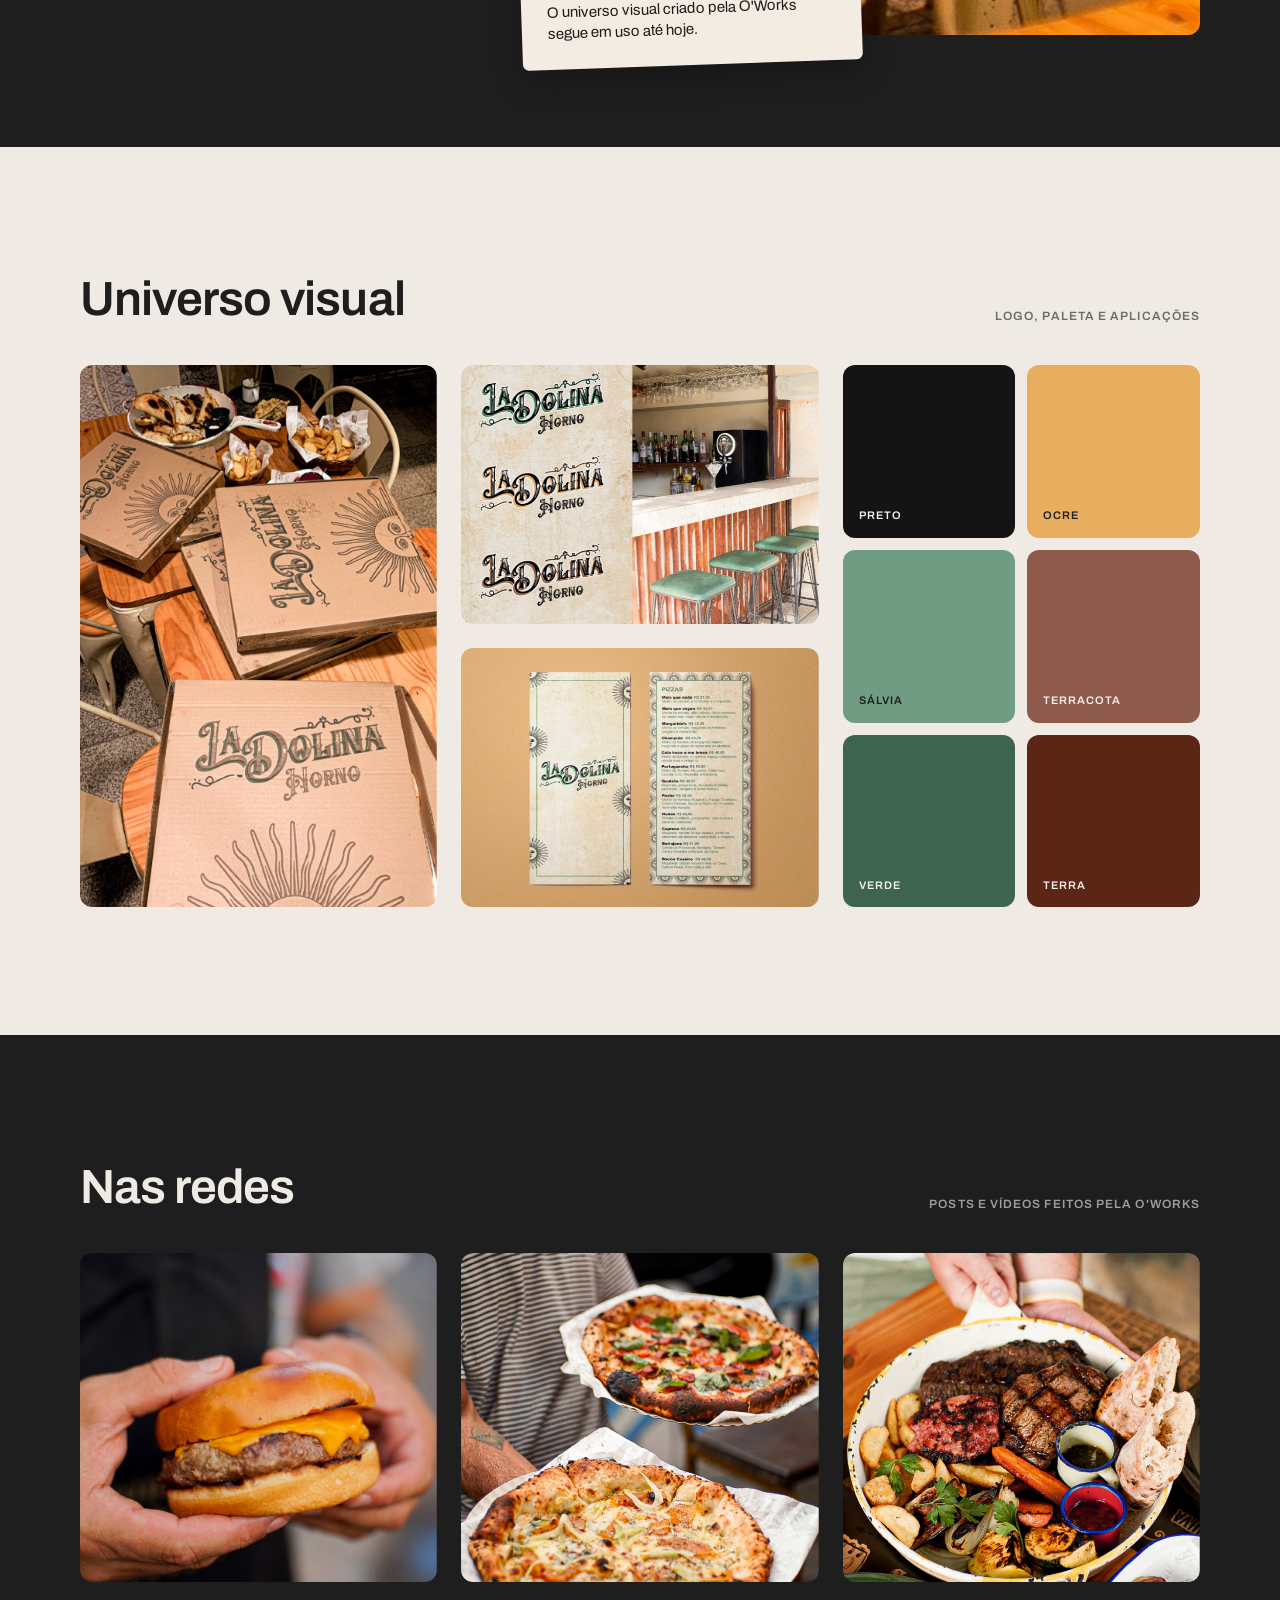
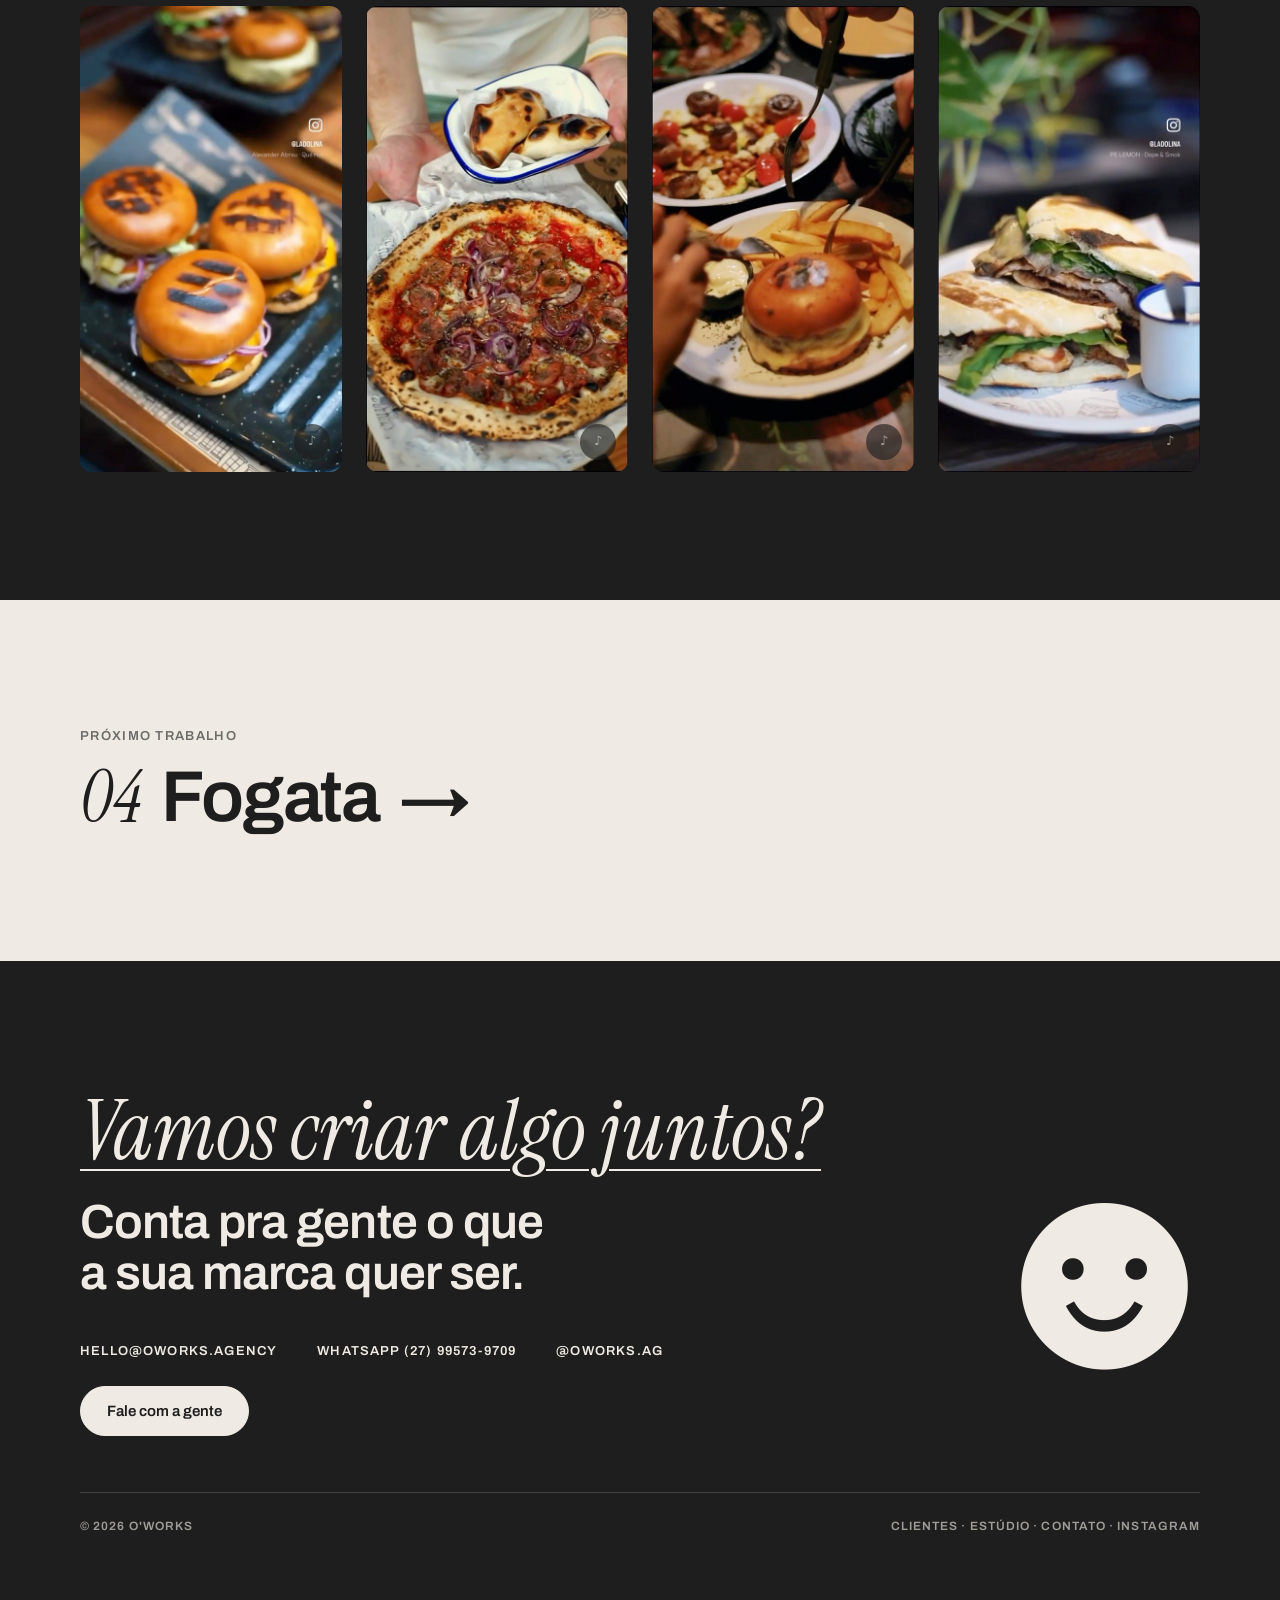
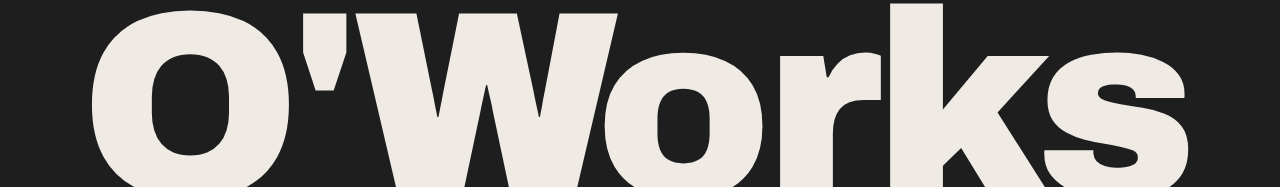
<file: clientes/la-dolina-horno/index.html>
<!doctype html>
<html lang="pt-BR">
<head>
<meta charset="utf-8">
<meta name="viewport" content="width=device-width, initial-scale=1">
<title>La Dolina Horno · O&#x27;Works</title>
<meta name="description" content="La Dolina Horno: Do forno à caixa de pizza. A Horno nasceu como uma nova frente da La Dolina, focada em assados, pizzas, sanduíches e drinks. A identidade é mais clara e rústica que a da marca original e conversa com ela, do logo à caixa de pizza.">
<link rel="canonical" href="https://oworks.agency/clientes/la-dolina-horno/">
<meta property="og:type" content="website">
<meta property="og:site_name" content="O'Works">
<meta property="og:title" content="La Dolina Horno · O&#x27;Works">
<meta property="og:description" content="La Dolina Horno: Do forno à caixa de pizza. A Horno nasceu como uma nova frente da La Dolina, focada em assados, pizzas, sanduíches e drinks. A identidade é mais clara e rústica que a da marca original e conversa com ela, do logo à caixa de pizza.">
<meta property="og:url" content="https://oworks.agency/clientes/la-dolina-horno/">
<meta property="og:image" content="https://oworks.agency/assets/img/og.jpg">
<meta name="theme-color" content="#1E1E1E">
<link rel="icon" href="/assets/img/favicon.svg" type="image/svg+xml">
<link rel="preconnect" href="https://fonts.googleapis.com">
<link rel="preconnect" href="https://fonts.gstatic.com" crossorigin>
<link rel="stylesheet" href="https://fonts.googleapis.com/css2?family=Archivo:wght@400;500;600;800;900&family=Instrument+Serif:ital@1&family=Noto+Sans+Symbols&display=swap">
<link rel="stylesheet" href="/assets/css/site.css?v=20261112030532">
</head>
<body>

<section class="escuro case-abertura">
  <div class="wrap">
    <header class="cabecalho">
  <a class="logo" href="/">O'Works</a>
  <button class="menu-botao" type="button" aria-label="Abrir o menu" aria-expanded="false" aria-controls="menu"><span></span><span></span><span></span></button>
  <nav class="menu" id="menu" aria-label="Principal">
    <a href="/#clientes" aria-current="page">Clientes</a>
    <a href="/estudio/">Estúdio</a>
    <a href="/contato/">Contato</a>
    <a class="btn medio" href="/contato/">Fale com a gente</a>
  </nav>
</header>
    <nav class="trilha" aria-label="Você está em"><a href="/#clientes">Clientes</a><span class="sep">/</span><span>La Dolina Horno</span></nav>
    <div class="colunas">
      <div class="texto">
        <p class="case-num">03.</p>
        <h1 class="case-nome">La Dolina Horno</h1>
        <p class="case-seg">Gastronomia · Espírito Santo</p>
        <p class="case-frase">Do forno à caixa de pizza.</p>
        <p class="case-texto">A Horno nasceu como uma nova frente da La Dolina, focada em assados, pizzas, sanduíches e drinks. A identidade é mais clara e rústica que a da marca original e conversa com ela, do logo à caixa de pizza.</p>
        <ul class="chips"><li>Arquitetura de marca</li><li>Identidade visual</li><li>Embalagens</li><li>Cardápio</li><li>Fotografia e vídeo</li><li>Social media</li></ul>
      </div>
      <div class="case-imagem">
        <img src="/assets/img/ld-hero.jpg" alt="La Dolina Horno: trabalho da O'Works" width="1280" height="1440">
        <div class="papel"><span class="r">O papel da estratégia</span><strong>Uma marca nova dentro de uma casa que já existia.</strong><p>O universo visual criado pela O'Works segue em uso até hoje.</p></div>
      </div>
    </div>
  </div>
</section>
<section class="claro sec">
  <div class="wrap">
    <div class="topo-secao"><h2>Universo visual</h2><span class="rotulo-dir">Logo, paleta e aplicações</span></div>
    <div class="uni"><div class="uni-col"><img src="/assets/img/ld-u1.jpg" alt="Universo visual de La Dolina Horno" loading="lazy"></div><div class="uni-col dupla"><img src="/assets/img/ld-u2.jpg" alt="Universo visual de La Dolina Horno" loading="lazy"><img src="/assets/img/ld-u3.jpg" alt="Universo visual de La Dolina Horno" loading="lazy"></div><div class="uni-col"><div class="paleta" style="grid-auto-rows:1fr"><div class="cor" style="background:#141414;color:#F5F1EA">Preto</div><div class="cor" style="background:#E8AE5F;color:#1E1E1E">Ocre</div><div class="cor" style="background:#6F9C82;color:#1E1E1E">Sálvia</div><div class="cor" style="background:#8E5A4C;color:#F5F1EA">Terracota</div><div class="cor" style="background:#3D6450;color:#F5F1EA">Verde</div><div class="cor" style="background:#5B2615;color:#F5F1EA">Terra</div></div></div></div>
  </div>
</section>
<section class="escuro sec">
  <div class="wrap">
    <div class="topo-secao"><h2>Nas redes</h2><span class="rotulo-dir">Posts e vídeos feitos pela O'Works</span></div>
    <div class="linha-midia tres"><div class="post"><img src="/assets/img/ld-p1.jpg" alt="Post de La Dolina Horno feito pela O'Works" loading="lazy"></div><div class="post"><img src="/assets/img/ld-p2.jpg" alt="Post de La Dolina Horno feito pela O'Works" loading="lazy"></div><div class="post"><img src="/assets/img/ld-p3.jpg" alt="Post de La Dolina Horno feito pela O'Works" loading="lazy"></div></div><div class="linha-midia"><div class="video"><video muted loop playsinline preload="none" data-src="/assets/video/clientes/ld-1.mp4" poster="/assets/img/poster-ld-1.jpg" aria-label="Vídeo de La Dolina Horno feito pela O&#x27;Works"></video><span class="som" aria-hidden="true"></span></div><div class="video"><video muted loop playsinline preload="none" data-src="/assets/video/clientes/ld-2.mp4" poster="/assets/img/poster-ld-2.jpg" aria-label="Vídeo de La Dolina Horno feito pela O&#x27;Works"></video><span class="som" aria-hidden="true"></span></div><div class="video"><video muted loop playsinline preload="none" data-src="/assets/video/clientes/ld-3.mp4" poster="/assets/img/poster-ld-3.jpg" aria-label="Vídeo de La Dolina Horno feito pela O&#x27;Works"></video><span class="som" aria-hidden="true"></span></div><div class="video"><video muted loop playsinline preload="none" data-src="/assets/video/clientes/ld-4.mp4" poster="/assets/img/poster-ld-4.jpg" aria-label="Vídeo de La Dolina Horno feito pela O&#x27;Works"></video><span class="som" aria-hidden="true"></span></div></div>
  </div>
</section>
<section class="claro sec proximo">
  <div class="wrap">
    <p class="rotulo">Próximo trabalho</p>
    <a href="/clientes/fogata/"><span class="it">04</span> Fogata <span class="seta">→</span></a>
  </div>
</section>
<section class="escuro contato-bloco" id="contato">
  <div class="wrap">
    <div class="chamada">
      <div class="texto">
        <h2 class="vamos">Vamos criar algo juntos?</h2>
        <p class="conta">Conta pra gente o que<br class="d"> a sua marca quer ser.</p>
        <div class="contatos">
        <a href="mailto:hello@oworks.agency">hello@oworks.agency</a>
        <a href="https://wa.me/message/UG2DE52RIKDYO1" target="_blank" rel="noopener">WhatsApp (27) 99573-9709</a>
        <a href="https://www.instagram.com/oworks.ag/" target="_blank" rel="noopener">@oworks.ag</a>
      </div>
        <a class="btn" href="/contato/">Fale com a gente</a>
      </div>
      <span class="carinha" aria-hidden="true">☻</span>
    </div>
    <footer class="rodape">
      <span>© 2026 O'Works</span>
      <span><a href="/#clientes">Clientes</a> · <a href="/estudio/">Estúdio</a> · <a href="/contato/">Contato</a> · <a href="https://www.instagram.com/oworks.ag/" target="_blank" rel="noopener">Instagram</a></span>
    </footer>
    <div class="assinatura" aria-hidden="true"><span>O'Works</span></div>
  </div>
</section>
<script src="/assets/js/site.js?v=20261112030532" defer></script>
</body>
</html>
</file>
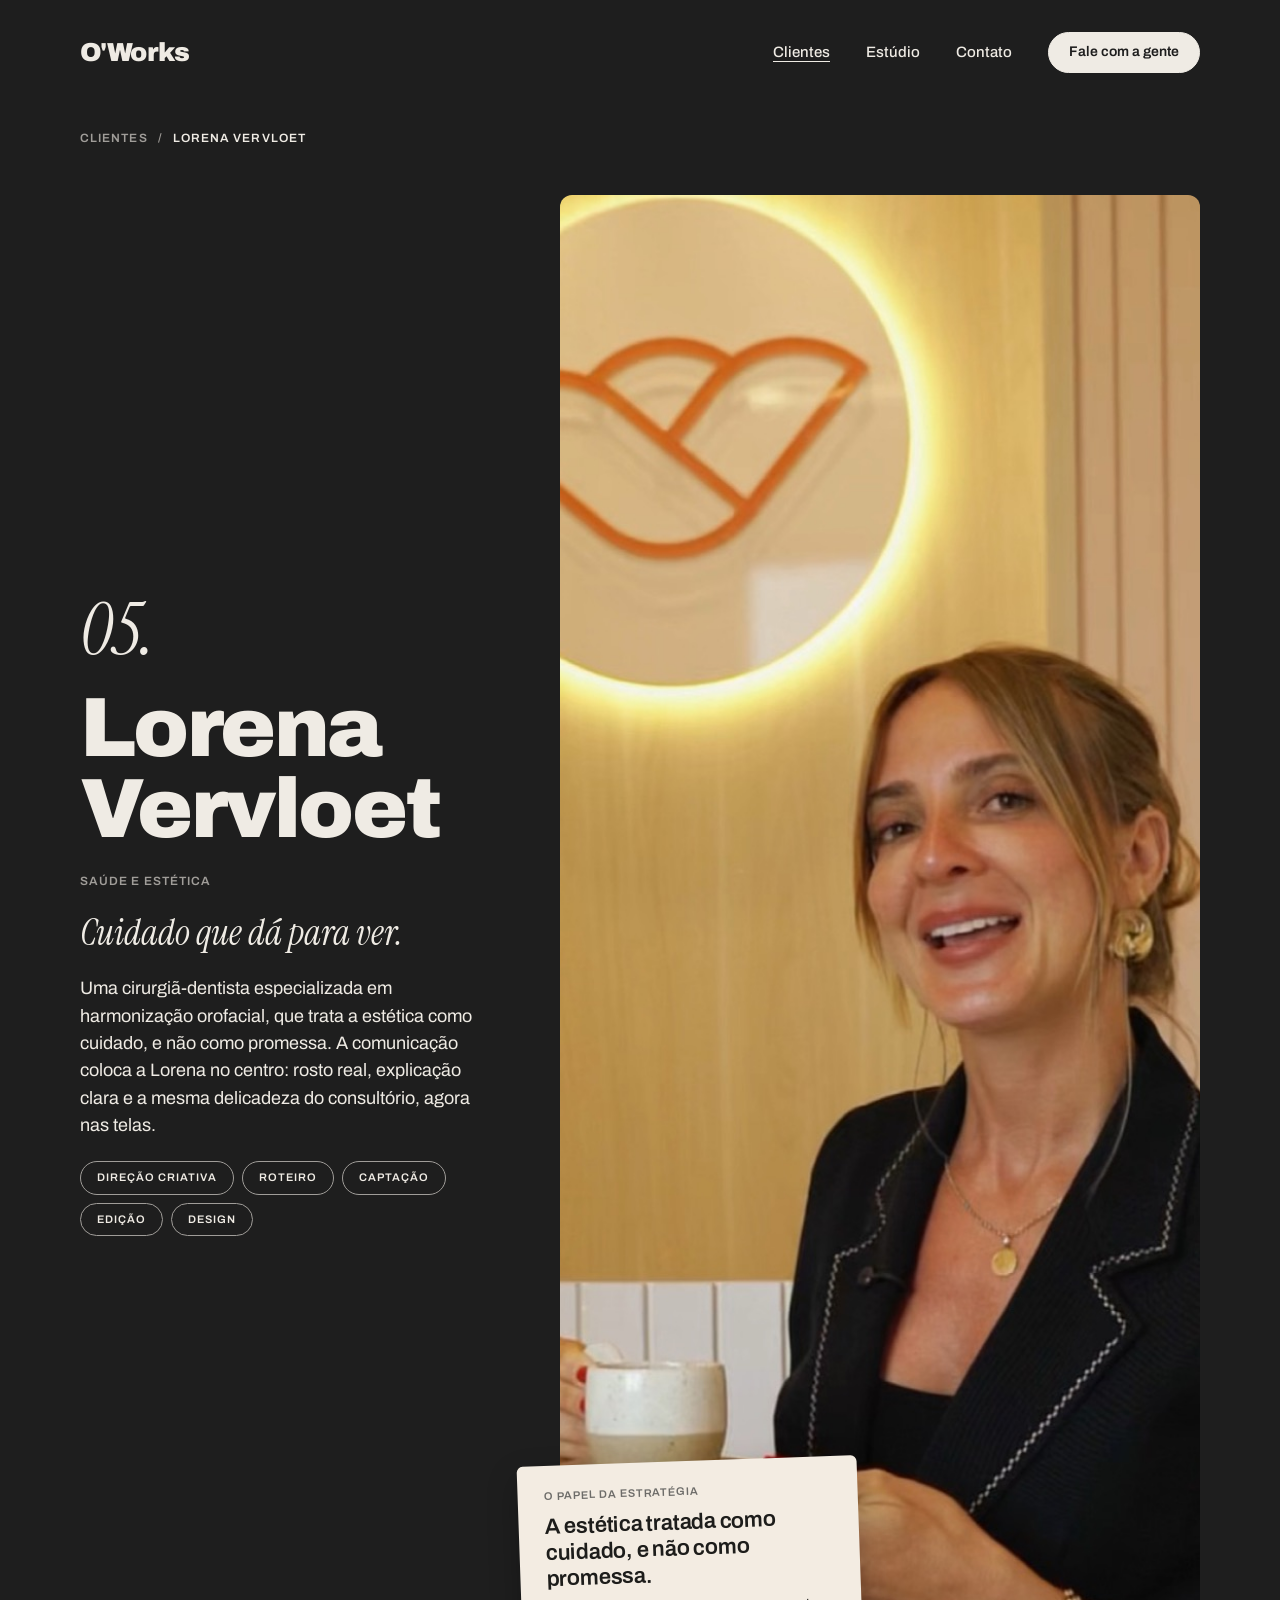
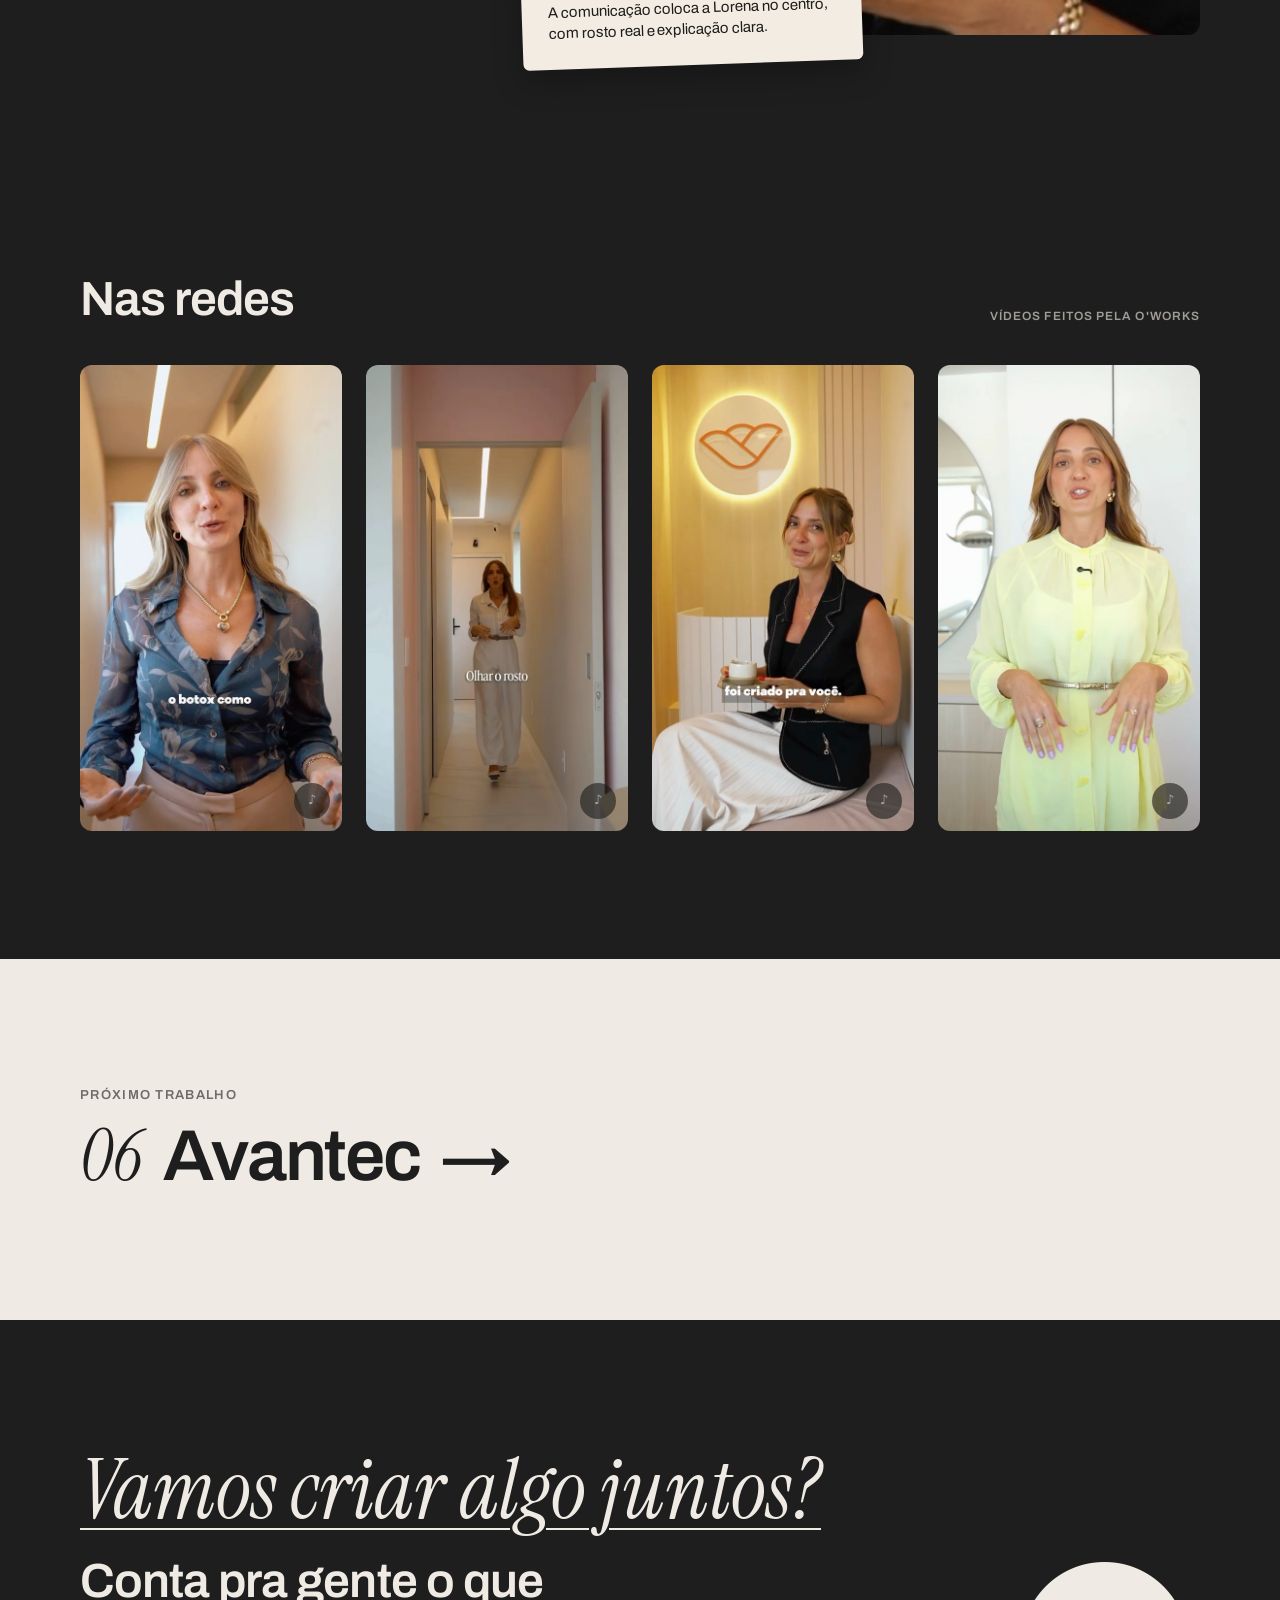
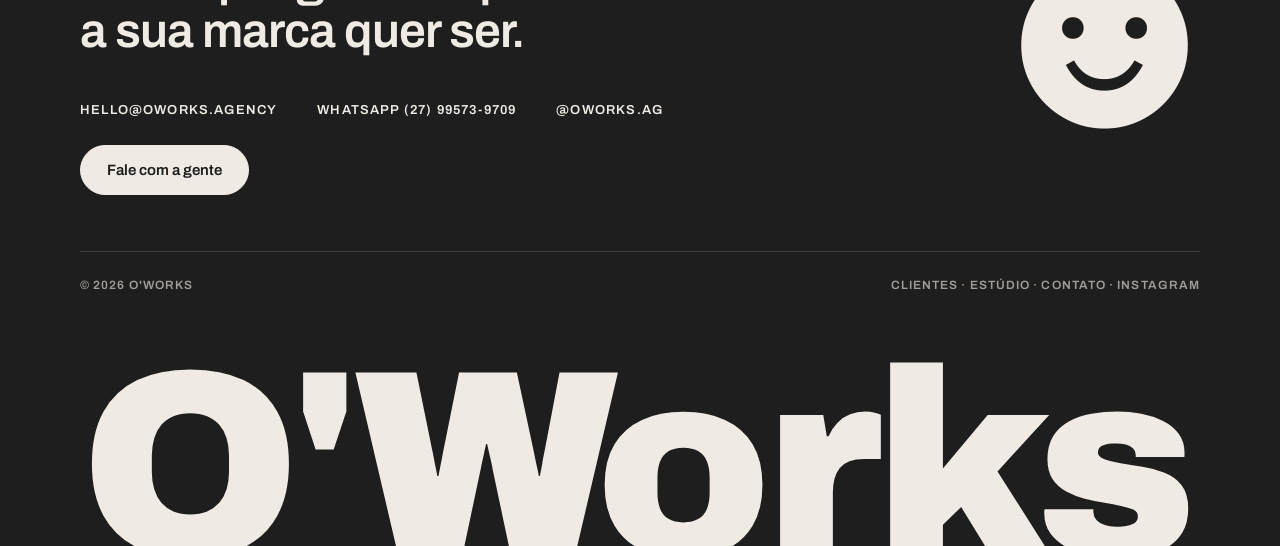
<file: clientes/lorena-vervloet/index.html>
<!doctype html>
<html lang="pt-BR">
<head>
<meta charset="utf-8">
<meta name="viewport" content="width=device-width, initial-scale=1">
<title>Lorena Vervloet · O&#x27;Works</title>
<meta name="description" content="Lorena Vervloet: Cuidado que dá para ver. Uma cirurgiã-dentista especializada em harmonização orofacial, que trata a estética como cuidado, e não como promessa. A comunicação coloca a Lorena no centro: rosto real, explicação clara e a mesma delicadeza do consultório, agora nas telas.">
<link rel="canonical" href="https://oworks.agency/clientes/lorena-vervloet/">
<meta property="og:type" content="website">
<meta property="og:site_name" content="O'Works">
<meta property="og:title" content="Lorena Vervloet · O&#x27;Works">
<meta property="og:description" content="Lorena Vervloet: Cuidado que dá para ver. Uma cirurgiã-dentista especializada em harmonização orofacial, que trata a estética como cuidado, e não como promessa. A comunicação coloca a Lorena no centro: rosto real, explicação clara e a mesma delicadeza do consultório, agora nas telas.">
<meta property="og:url" content="https://oworks.agency/clientes/lorena-vervloet/">
<meta property="og:image" content="https://oworks.agency/assets/img/og.jpg">
<meta name="theme-color" content="#1E1E1E">
<link rel="icon" href="/assets/img/favicon.svg" type="image/svg+xml">
<link rel="preconnect" href="https://fonts.googleapis.com">
<link rel="preconnect" href="https://fonts.gstatic.com" crossorigin>
<link rel="stylesheet" href="https://fonts.googleapis.com/css2?family=Archivo:wght@400;500;600;800;900&family=Instrument+Serif:ital@1&family=Noto+Sans+Symbols&display=swap">
<link rel="stylesheet" href="/assets/css/site.css?v=20261112030532">
</head>
<body>

<section class="escuro case-abertura">
  <div class="wrap">
    <header class="cabecalho">
  <a class="logo" href="/">O'Works</a>
  <button class="menu-botao" type="button" aria-label="Abrir o menu" aria-expanded="false" aria-controls="menu"><span></span><span></span><span></span></button>
  <nav class="menu" id="menu" aria-label="Principal">
    <a href="/#clientes" aria-current="page">Clientes</a>
    <a href="/estudio/">Estúdio</a>
    <a href="/contato/">Contato</a>
    <a class="btn medio" href="/contato/">Fale com a gente</a>
  </nav>
</header>
    <nav class="trilha" aria-label="Você está em"><a href="/#clientes">Clientes</a><span class="sep">/</span><span>Lorena Vervloet</span></nav>
    <div class="colunas">
      <div class="texto">
        <p class="case-num">05.</p>
        <h1 class="case-nome">Lorena Vervloet</h1>
        <p class="case-seg">Saúde e estética</p>
        <p class="case-frase">Cuidado que dá para ver.</p>
        <p class="case-texto">Uma cirurgiã-dentista especializada em harmonização orofacial, que trata a estética como cuidado, e não como promessa. A comunicação coloca a Lorena no centro: rosto real, explicação clara e a mesma delicadeza do consultório, agora nas telas.</p>
        <ul class="chips"><li>Direção criativa</li><li>Roteiro</li><li>Captação</li><li>Edição</li><li>Design</li></ul>
      </div>
      <div class="case-imagem">
        <img src="/assets/img/lor-hero.jpg" alt="Lorena Vervloet: trabalho da O'Works" width="1280" height="1440">
        <div class="papel"><span class="r">O papel da estratégia</span><strong>A estética tratada como cuidado, e não como promessa.</strong><p>A comunicação coloca a Lorena no centro, com rosto real e explicação clara.</p></div>
      </div>
    </div>
  </div>
</section>
<section class="escuro sec">
  <div class="wrap">
    <div class="topo-secao"><h2>Nas redes</h2><span class="rotulo-dir">Vídeos feitos pela O'Works</span></div>
    <div class="linha-midia"><div class="video"><video muted loop playsinline preload="none" data-src="/assets/video/clientes/lor-1.mp4" poster="/assets/img/poster-lor-1.jpg" aria-label="Vídeo de Lorena Vervloet feito pela O&#x27;Works"></video><span class="som" aria-hidden="true"></span></div><div class="video"><video muted loop playsinline preload="none" data-src="/assets/video/clientes/lor-2.mp4" poster="/assets/img/poster-lor-2.jpg" aria-label="Vídeo de Lorena Vervloet feito pela O&#x27;Works"></video><span class="som" aria-hidden="true"></span></div><div class="video"><video muted loop playsinline preload="none" data-src="/assets/video/clientes/lor-3.mp4" poster="/assets/img/poster-lor-3.jpg" aria-label="Vídeo de Lorena Vervloet feito pela O&#x27;Works"></video><span class="som" aria-hidden="true"></span></div><div class="video"><video muted loop playsinline preload="none" data-src="/assets/video/clientes/lor-4.mp4" poster="/assets/img/poster-lor-4.jpg" aria-label="Vídeo de Lorena Vervloet feito pela O&#x27;Works"></video><span class="som" aria-hidden="true"></span></div></div>
  </div>
</section>
<section class="claro sec proximo">
  <div class="wrap">
    <p class="rotulo">Próximo trabalho</p>
    <a href="/clientes/avantec/"><span class="it">06</span> Avantec <span class="seta">→</span></a>
  </div>
</section>
<section class="escuro contato-bloco" id="contato">
  <div class="wrap">
    <div class="chamada">
      <div class="texto">
        <h2 class="vamos">Vamos criar algo juntos?</h2>
        <p class="conta">Conta pra gente o que<br class="d"> a sua marca quer ser.</p>
        <div class="contatos">
        <a href="mailto:hello@oworks.agency">hello@oworks.agency</a>
        <a href="https://wa.me/message/UG2DE52RIKDYO1" target="_blank" rel="noopener">WhatsApp (27) 99573-9709</a>
        <a href="https://www.instagram.com/oworks.ag/" target="_blank" rel="noopener">@oworks.ag</a>
      </div>
        <a class="btn" href="/contato/">Fale com a gente</a>
      </div>
      <span class="carinha" aria-hidden="true">☻</span>
    </div>
    <footer class="rodape">
      <span>© 2026 O'Works</span>
      <span><a href="/#clientes">Clientes</a> · <a href="/estudio/">Estúdio</a> · <a href="/contato/">Contato</a> · <a href="https://www.instagram.com/oworks.ag/" target="_blank" rel="noopener">Instagram</a></span>
    </footer>
    <div class="assinatura" aria-hidden="true"><span>O'Works</span></div>
  </div>
</section>
<script src="/assets/js/site.js?v=20261112030532" defer></script>
</body>
</html>
</file>
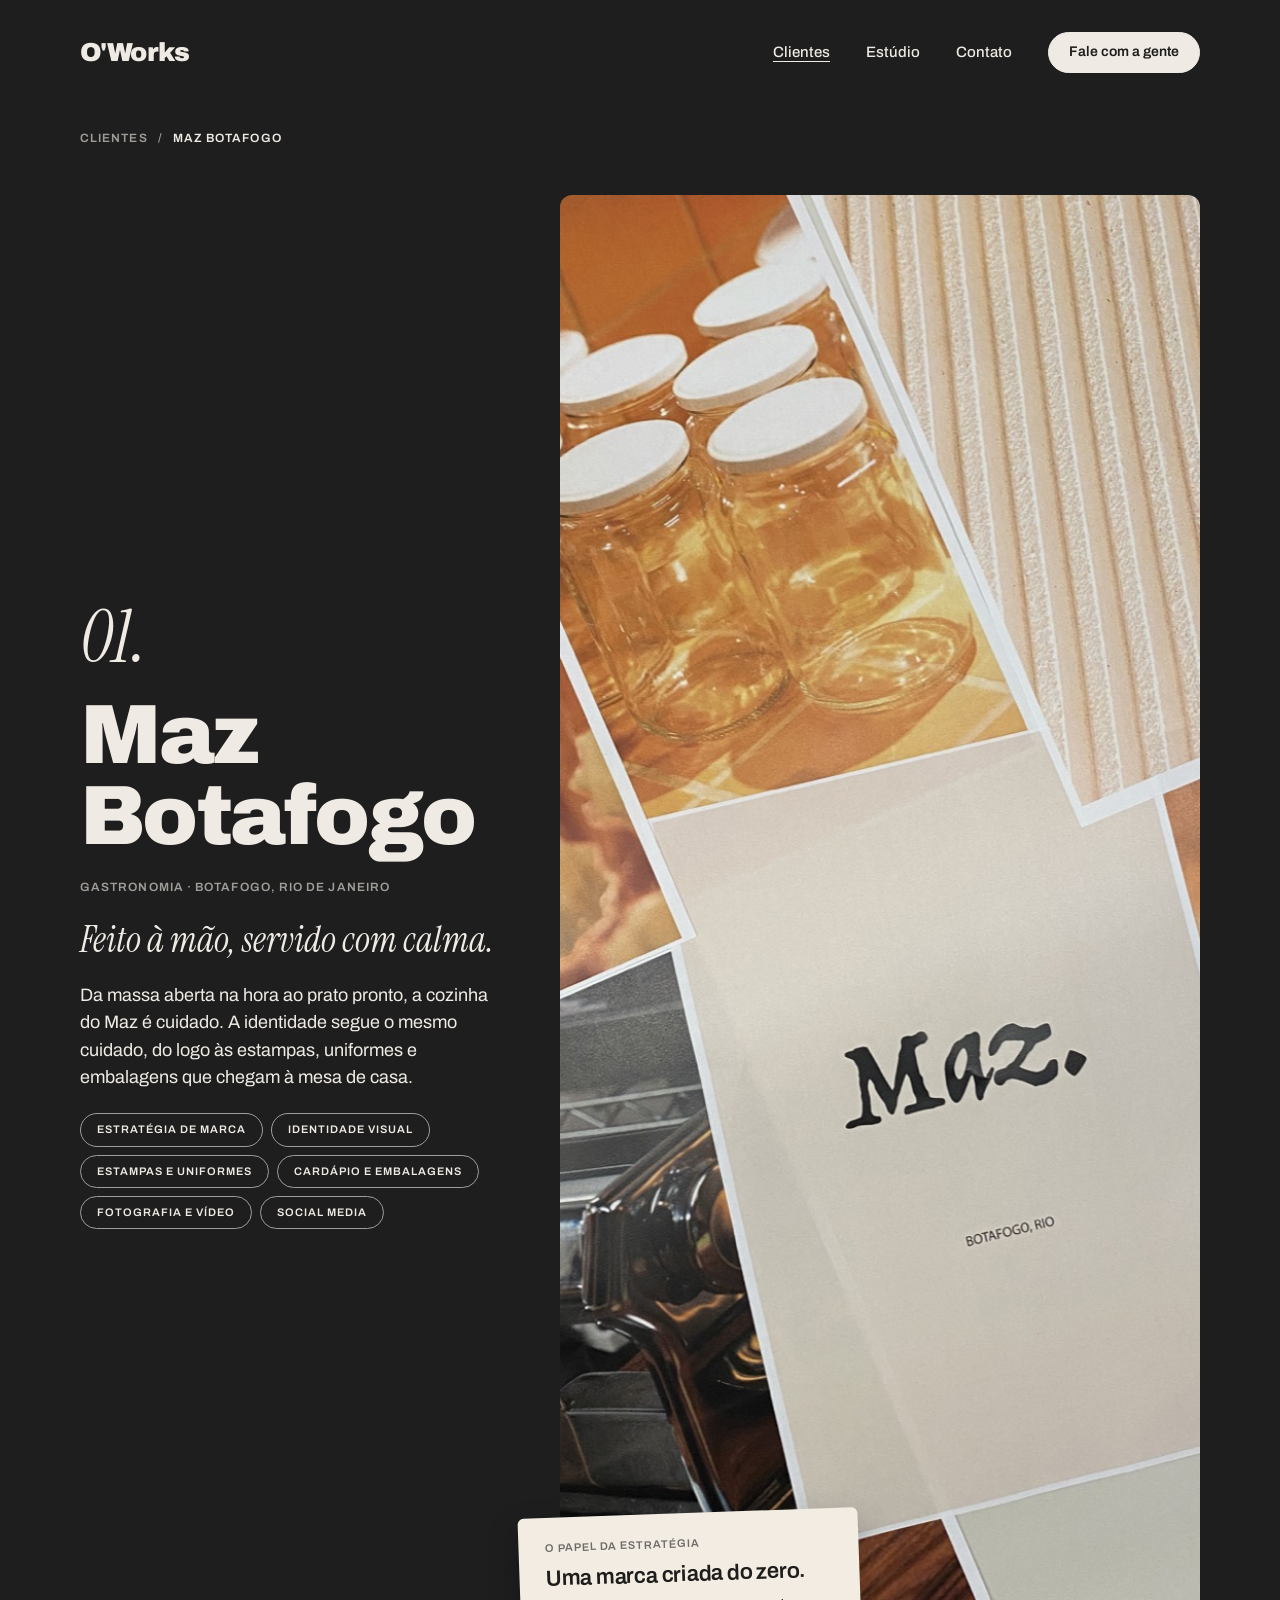
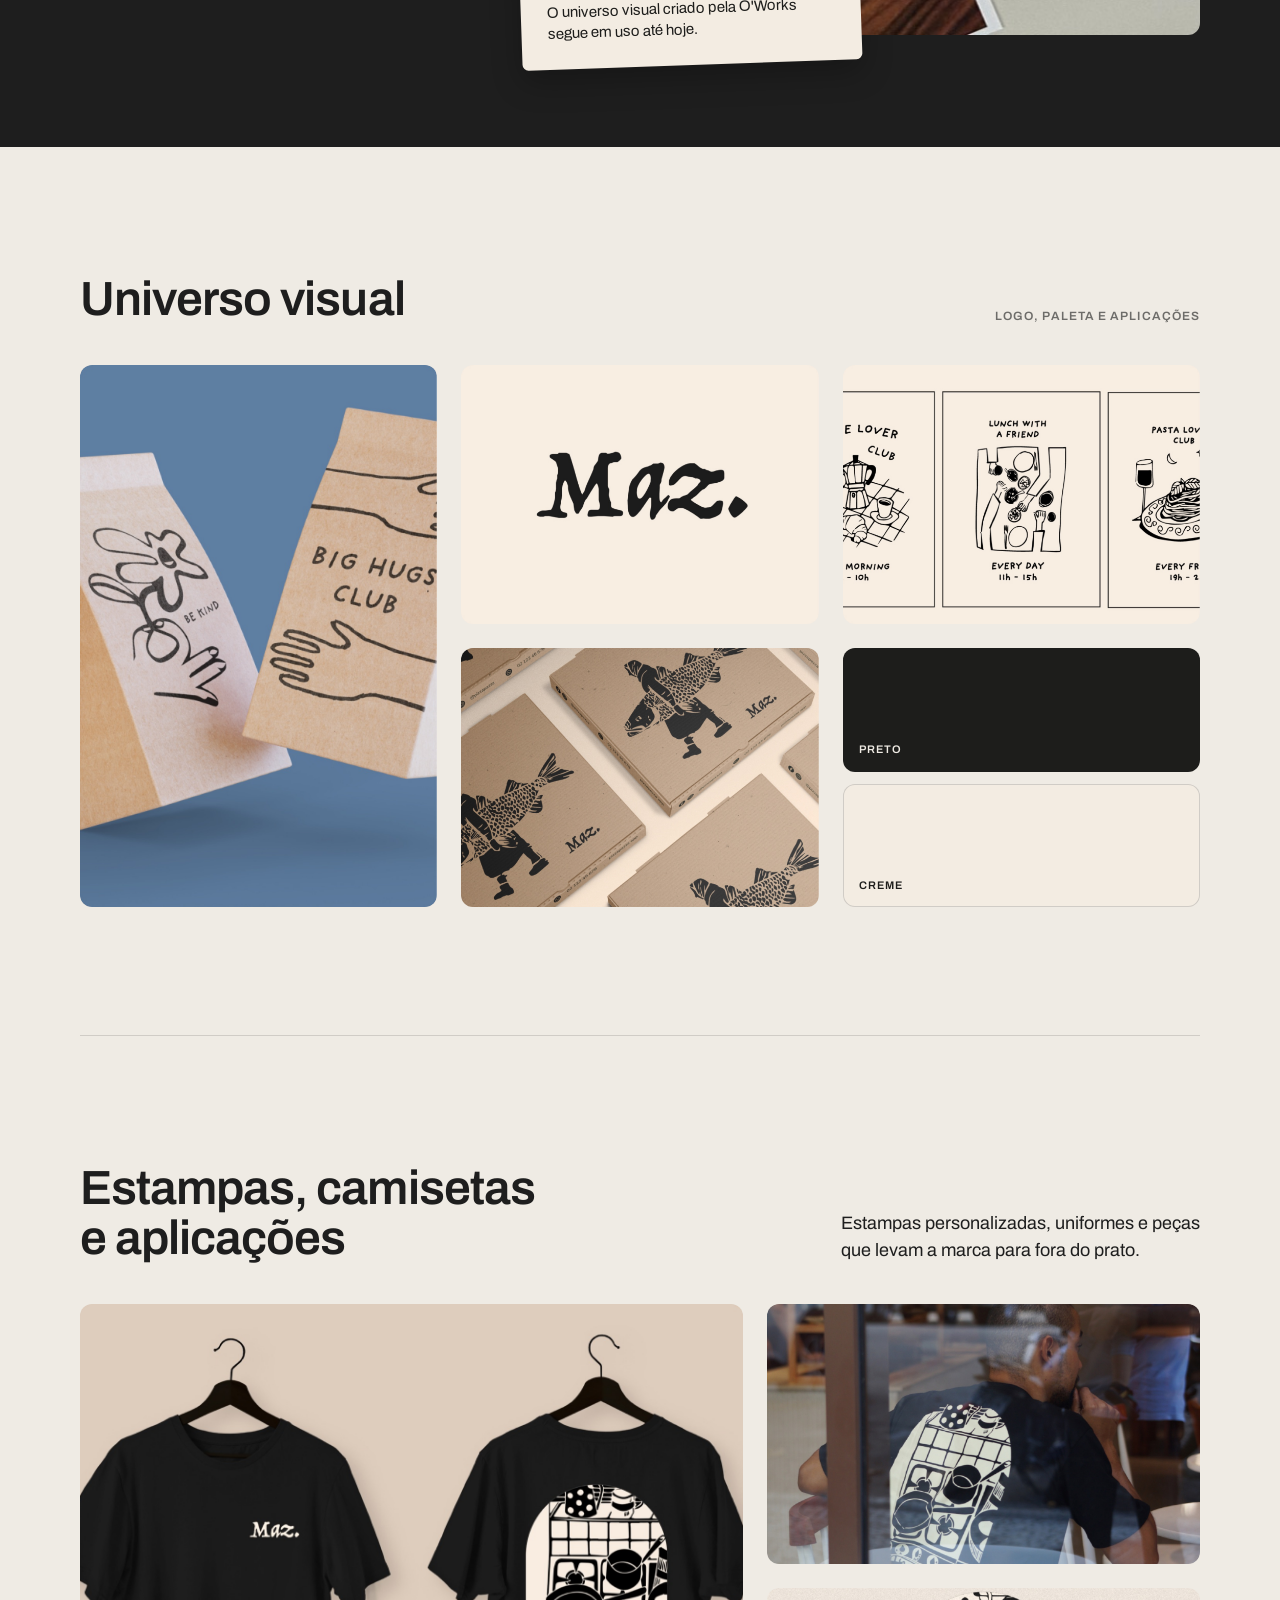
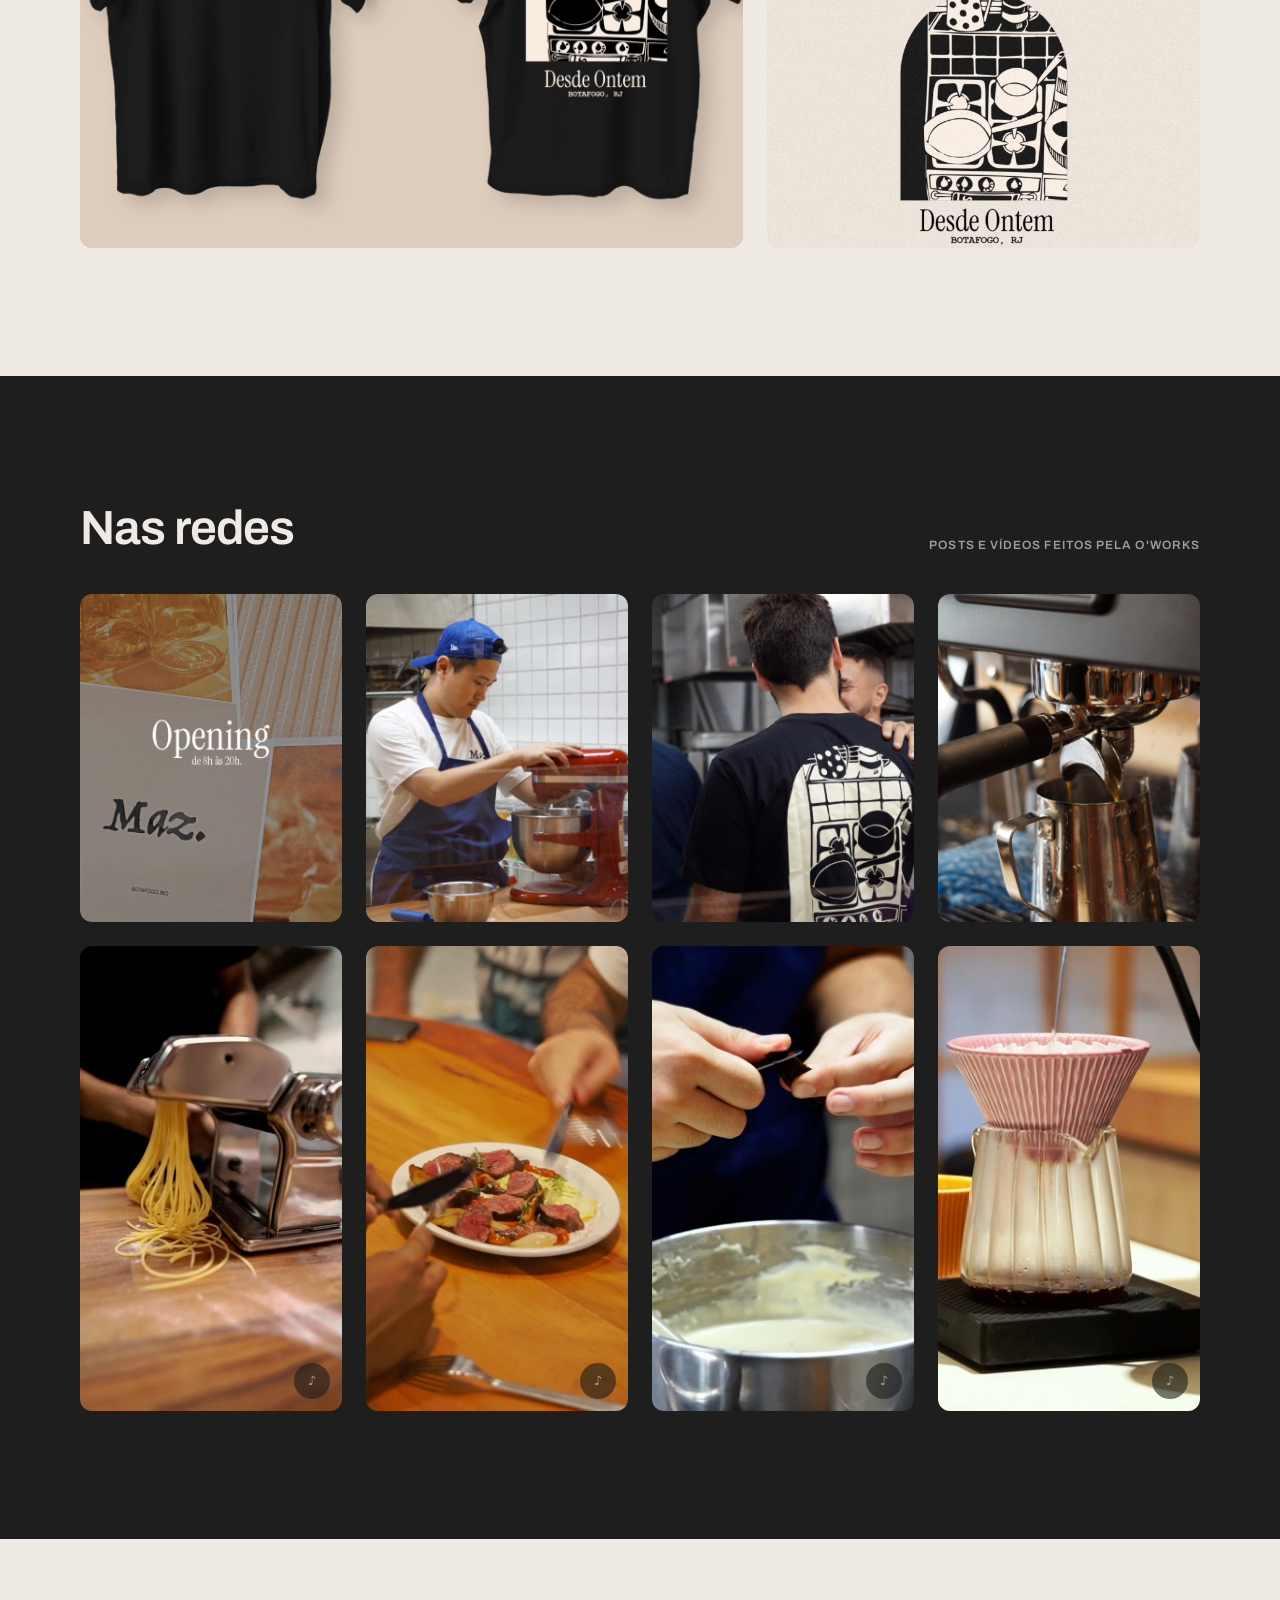
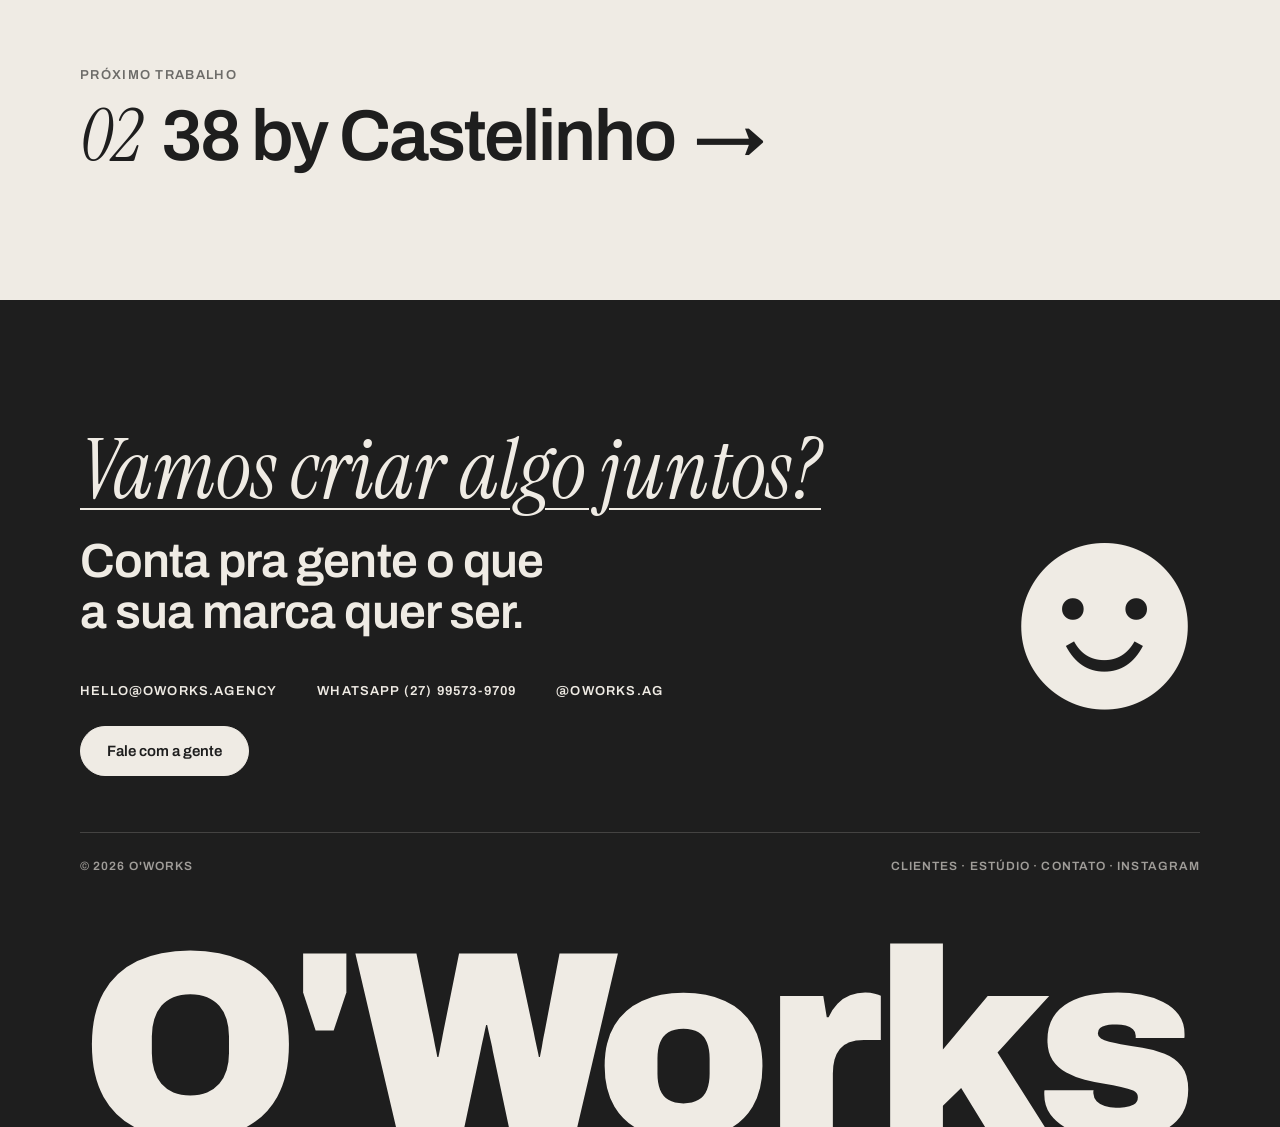
<file: clientes/maz-botafogo/index.html>
<!doctype html>
<html lang="pt-BR">
<head>
<meta charset="utf-8">
<meta name="viewport" content="width=device-width, initial-scale=1">
<title>Maz Botafogo · O&#x27;Works</title>
<meta name="description" content="Maz Botafogo: Feito à mão, servido com calma. Da massa aberta na hora ao prato pronto, a cozinha do Maz é cuidado. A identidade segue o mesmo cuidado, do logo às estampas, uniformes e embalagens que chegam à mesa de casa.">
<link rel="canonical" href="https://oworks.agency/clientes/maz-botafogo/">
<meta property="og:type" content="website">
<meta property="og:site_name" content="O'Works">
<meta property="og:title" content="Maz Botafogo · O&#x27;Works">
<meta property="og:description" content="Maz Botafogo: Feito à mão, servido com calma. Da massa aberta na hora ao prato pronto, a cozinha do Maz é cuidado. A identidade segue o mesmo cuidado, do logo às estampas, uniformes e embalagens que chegam à mesa de casa.">
<meta property="og:url" content="https://oworks.agency/clientes/maz-botafogo/">
<meta property="og:image" content="https://oworks.agency/assets/img/og.jpg">
<meta name="theme-color" content="#1E1E1E">
<link rel="icon" href="/assets/img/favicon.svg" type="image/svg+xml">
<link rel="preconnect" href="https://fonts.googleapis.com">
<link rel="preconnect" href="https://fonts.gstatic.com" crossorigin>
<link rel="stylesheet" href="https://fonts.googleapis.com/css2?family=Archivo:wght@400;500;600;800;900&family=Instrument+Serif:ital@1&family=Noto+Sans+Symbols&display=swap">
<link rel="stylesheet" href="/assets/css/site.css?v=20261112030532">
</head>
<body>

<section class="escuro case-abertura">
  <div class="wrap">
    <header class="cabecalho">
  <a class="logo" href="/">O'Works</a>
  <button class="menu-botao" type="button" aria-label="Abrir o menu" aria-expanded="false" aria-controls="menu"><span></span><span></span><span></span></button>
  <nav class="menu" id="menu" aria-label="Principal">
    <a href="/#clientes" aria-current="page">Clientes</a>
    <a href="/estudio/">Estúdio</a>
    <a href="/contato/">Contato</a>
    <a class="btn medio" href="/contato/">Fale com a gente</a>
  </nav>
</header>
    <nav class="trilha" aria-label="Você está em"><a href="/#clientes">Clientes</a><span class="sep">/</span><span>Maz Botafogo</span></nav>
    <div class="colunas">
      <div class="texto">
        <p class="case-num">01.</p>
        <h1 class="case-nome">Maz Botafogo</h1>
        <p class="case-seg">Gastronomia · Botafogo, Rio de Janeiro</p>
        <p class="case-frase">Feito à mão, servido com calma.</p>
        <p class="case-texto">Da massa aberta na hora ao prato pronto, a cozinha do Maz é cuidado. A identidade segue o mesmo cuidado, do logo às estampas, uniformes e embalagens que chegam à mesa de casa.</p>
        <ul class="chips"><li>Estratégia de marca</li><li>Identidade visual</li><li>Estampas e uniformes</li><li>Cardápio e embalagens</li><li>Fotografia e vídeo</li><li>Social media</li></ul>
      </div>
      <div class="case-imagem">
        <img src="/assets/img/maz-hero.jpg" alt="Maz Botafogo: trabalho da O'Works" width="1280" height="1440">
        <div class="papel"><span class="r">O papel da estratégia</span><strong>Uma marca criada do zero.</strong><p>O universo visual criado pela O'Works segue em uso até hoje.</p></div>
      </div>
    </div>
  </div>
</section>
<section class="claro sec">
  <div class="wrap">
    <div class="topo-secao"><h2>Universo visual</h2><span class="rotulo-dir">Logo, paleta e aplicações</span></div>
    <div class="uni"><div class="uni-col"><img src="/assets/img/maz-u1.jpg" alt="Universo visual de Maz Botafogo" loading="lazy"></div><div class="uni-col dupla"><img src="/assets/img/maz-u2.jpg" alt="Universo visual de Maz Botafogo" loading="lazy"><img src="/assets/img/maz-u3.jpg" alt="Universo visual de Maz Botafogo" loading="lazy"></div><div class="uni-col dupla"><img src="/assets/img/maz-u4.jpg" alt="Universo visual de Maz Botafogo" loading="lazy"><div class="paleta uma-coluna" style="grid-auto-rows:1fr"><div class="cor" style="background:#1D1D1B;color:#EFEBE4">Preto</div><div class="cor borda" style="background:#F3ECE2;color:#1D1D1B">Creme</div></div></div></div>
  </div>
</section>
<section class="claro sec-linha">
  <div class="wrap">
    <div class="com-linha">
      <div class="topo-secao"><h2>Estampas, camisetas<br class="d"> e aplicações</h2><p>Estampas personalizadas, uniformes e peças<br class="d"> que levam a marca para fora do prato.</p></div>
      <div class="aplic">
        <div class="grande"><img src="/assets/img/maz-a1.jpg" alt="Estampa do Maz Botafogo" loading="lazy"></div>
        <div class="col"><img src="/assets/img/maz-a2.jpg" alt="Camiseta do Maz Botafogo" loading="lazy"><img src="/assets/img/maz-a3.jpg" alt="Aplicação da marca Maz Botafogo" loading="lazy"></div>
      </div>
    </div>
  </div>
</section>
<section class="escuro sec">
  <div class="wrap">
    <div class="topo-secao"><h2>Nas redes</h2><span class="rotulo-dir">Posts e vídeos feitos pela O'Works</span></div>
    <div class="linha-midia"><div class="post"><img src="/assets/img/maz-p1.jpg" alt="Post de Maz Botafogo feito pela O'Works" loading="lazy"></div><div class="post"><img src="/assets/img/maz-p2.jpg" alt="Post de Maz Botafogo feito pela O'Works" loading="lazy"></div><div class="post"><img src="/assets/img/maz-p3.jpg" alt="Post de Maz Botafogo feito pela O'Works" loading="lazy"></div><div class="post"><img src="/assets/img/maz-p4.jpg" alt="Post de Maz Botafogo feito pela O'Works" loading="lazy"></div></div><div class="linha-midia"><div class="video"><video muted loop playsinline preload="none" data-src="/assets/video/clientes/maz-1.mp4" poster="/assets/img/poster-maz-1.jpg" aria-label="Vídeo de Maz Botafogo feito pela O&#x27;Works"></video><span class="som" aria-hidden="true"></span></div><div class="video"><video muted loop playsinline preload="none" data-src="/assets/video/clientes/maz-2.mp4" poster="/assets/img/poster-maz-2.jpg" aria-label="Vídeo de Maz Botafogo feito pela O&#x27;Works"></video><span class="som" aria-hidden="true"></span></div><div class="video"><video muted loop playsinline preload="none" data-src="/assets/video/clientes/maz-3.mp4" poster="/assets/img/poster-maz-3.jpg" aria-label="Vídeo de Maz Botafogo feito pela O&#x27;Works"></video><span class="som" aria-hidden="true"></span></div><div class="video"><video muted loop playsinline preload="none" data-src="/assets/video/clientes/maz-4.mp4" poster="/assets/img/poster-maz-4.jpg" aria-label="Vídeo de Maz Botafogo feito pela O&#x27;Works"></video><span class="som" aria-hidden="true"></span></div></div>
  </div>
</section>
<section class="claro sec proximo">
  <div class="wrap">
    <p class="rotulo">Próximo trabalho</p>
    <a href="/clientes/38-by-castelinho/"><span class="it">02</span> 38 by Castelinho <span class="seta">→</span></a>
  </div>
</section>
<section class="escuro contato-bloco" id="contato">
  <div class="wrap">
    <div class="chamada">
      <div class="texto">
        <h2 class="vamos">Vamos criar algo juntos?</h2>
        <p class="conta">Conta pra gente o que<br class="d"> a sua marca quer ser.</p>
        <div class="contatos">
        <a href="mailto:hello@oworks.agency">hello@oworks.agency</a>
        <a href="https://wa.me/message/UG2DE52RIKDYO1" target="_blank" rel="noopener">WhatsApp (27) 99573-9709</a>
        <a href="https://www.instagram.com/oworks.ag/" target="_blank" rel="noopener">@oworks.ag</a>
      </div>
        <a class="btn" href="/contato/">Fale com a gente</a>
      </div>
      <span class="carinha" aria-hidden="true">☻</span>
    </div>
    <footer class="rodape">
      <span>© 2026 O'Works</span>
      <span><a href="/#clientes">Clientes</a> · <a href="/estudio/">Estúdio</a> · <a href="/contato/">Contato</a> · <a href="https://www.instagram.com/oworks.ag/" target="_blank" rel="noopener">Instagram</a></span>
    </footer>
    <div class="assinatura" aria-hidden="true"><span>O'Works</span></div>
  </div>
</section>
<script src="/assets/js/site.js?v=20261112030532" defer></script>
</body>
</html>
</file>
<file: assets/css/site.css>
/* O'Works · site. Identidade: Archivo, Instrument Serif itálico, a carinha em Noto Sans Symbols; preto #1E1E1E e creme #EFEBE4. */

:root {
  --preto: #1E1E1E;
  --creme: #EFEBE4;
  --pad: 80px;
  --max: 1280px;
  --sans: "Archivo", system-ui, sans-serif;
  --serif: "Instrument Serif", Georgia, serif;
  --sym: "Noto Sans Symbols", "Archivo", sans-serif;
}

.claro  { --bg: #EFEBE4; --fg: #1E1E1E; --muted: #6D6C69; --line: #D0CCC6; --ph: #E0DCD4; }
.escuro { --bg: #1E1E1E; --fg: #EFEBE4; --muted: #A09D99; --line: #444342; --ph: #2E2D2B; }

*, *::before, *::after { box-sizing: border-box; }
html { -webkit-text-size-adjust: 100%; scroll-behavior: smooth; }
@media (prefers-reduced-motion: reduce) { html { scroll-behavior: auto; } }
body { margin: 0; background: var(--preto); color: var(--creme); font-family: var(--sans); font-size: 19px; line-height: 1.52; -webkit-font-smoothing: antialiased; }
img, video, svg { display: block; max-width: 100%; }
a { color: inherit; }
p { margin: 0; text-wrap: pretty; }
h1, h2, h3 { margin: 0; font-weight: 600; text-wrap: balance; }
ul { margin: 0; padding: 0; list-style: none; }
.sym { font-family: var(--sym); font-style: normal; font-weight: 400; }
.it { font-family: var(--serif); font-style: italic; font-weight: 400; }
.visually-hidden { position: absolute !important; width: 1px; height: 1px; overflow: hidden; clip: rect(0 0 0 0); white-space: nowrap; }

section, .faixa, .rodape-bloco { background: var(--bg); color: var(--fg); }
.wrap { width: 100%; max-width: calc(var(--max) + 2 * var(--pad)); margin: 0 auto; padding: 0 var(--pad); }
.sec { padding: 128px 0; }
.sec-linha { padding: 0 0 128px; }
.com-linha { border-top: 1px solid var(--line); padding-top: 128px; }

.rotulo { font-size: 13px; font-weight: 600; letter-spacing: .1em; text-transform: uppercase; color: var(--muted); line-height: 1.3; text-wrap: balance; }
.titulo { font-size: 54px; line-height: 1.04; letter-spacing: -.02em; }
.corpo { font-size: 19px; line-height: 1.52; }
.muted { color: var(--muted); }
.link { font-size: 15px; font-weight: 600; text-decoration: underline; text-underline-offset: 3px; }
.link:hover { text-decoration-thickness: 2px; }
.linha-topo { border-top: 1px solid var(--line); }

/* botões */
.btn { display: inline-flex; align-items: center; gap: .4em; padding: 15px 26px; border-radius: 999px; font-size: 15px; font-weight: 600; line-height: 1.2; text-decoration: none; white-space: nowrap; border: 1px solid var(--fg); background: var(--fg); color: var(--bg); transition: opacity .2s; }
.btn:hover { opacity: .85; }
.btn.outline { background: transparent; color: var(--fg); }
.btn.outline:hover { background: var(--fg); color: var(--bg); opacity: 1; }
.btn.pequeno { padding: 9px 16px; font-size: 12px; }
.btn.medio { padding: 11px 20px; font-size: 14px; }

/* cabeçalho */
.cabecalho { display: flex; justify-content: space-between; align-items: center; padding-top: 32px; position: relative; z-index: 20; }
.logo { font-weight: 900; font-size: 26px; letter-spacing: -.02em; text-decoration: none; line-height: 1; }
.menu { display: flex; align-items: center; gap: 36px; }
.menu a:not(.btn) { font-size: 15px; font-weight: 500; text-decoration: none; }
.menu a:not(.btn):hover, .menu a[aria-current="page"] { text-decoration: underline; text-underline-offset: 4px; }
.menu-botao { display: none; background: none; border: 0; color: inherit; padding: 8px; margin-right: -8px; cursor: pointer; }
.menu-botao span { display: block; width: 24px; height: 2px; background: currentColor; margin: 5px 0; transition: transform .2s, opacity .2s; }

/* abertura da Início */
.abertura { padding-bottom: 104px; }
.abertura .conteudo { padding-top: 150px; }
.abertura .rotulo { margin-bottom: 36px; }
.frase-marca { font-size: 96px; line-height: 1.02; letter-spacing: -.02em; font-weight: 600; }
.frase-marca .it { font-size: 1.1667em; letter-spacing: -.01em; line-height: .98; }
.abertura .apoio { display: flex; justify-content: space-between; align-items: flex-end; gap: 40px; margin-top: 64px; }
.abertura .apoio p { font-size: 20px; line-height: 1.5; max-width: 420px; }
.botoes { display: flex; gap: 12px; flex-wrap: wrap; }

/* faixa correndo */
.faixa { overflow: hidden; padding: 22px 0; white-space: nowrap; }
.faixa-trilho { display: inline-flex; animation: correr 40s linear infinite; }
.faixa-trilho span { font-size: 26px; font-weight: 600; line-height: 1.2; padding-right: 0; }
.faixa-trilho .it { font-size: 30px; }
.faixa-trilho .sym { font-size: 20px; margin: 0 .9em; vertical-align: 2px; }
@keyframes correr { to { transform: translateX(-50%); } }
@media (prefers-reduced-motion: reduce) { .faixa-trilho { animation: none; } }

/* sobre */
.sobre .colunas { display: flex; justify-content: space-between; align-items: center; gap: 64px; }
.sobre .texto { max-width: 540px; display: grid; gap: 28px; }
.sobre .texto .titulo { margin: 0; }
.visual { position: relative; width: 470px; flex: none; margin-right: 0; }
.reel { position: relative; aspect-ratio: 720 / 922; border-radius: 16px; overflow: hidden; background: var(--ph); }
.reel video { position: absolute; inset: 0; width: 100%; height: 100%; object-fit: cover; opacity: 0; transition: opacity .5s ease; }
.reel video.ativo { opacity: 1; }
.reel::after { content: ""; position: absolute; inset: 0; background: linear-gradient(180deg, rgba(28,28,26,0) 55%, rgba(28,28,26,.35)); pointer-events: none; }
.selo { position: absolute; left: -95px; bottom: -22px; width: 190px; height: 190px; transform: rotate(8deg); z-index: 2; }
.selo svg { width: 100%; height: 100%; overflow: visible; }
.selo .giro { transform-origin: 116px 116px; animation: girar 28s linear infinite; }
@keyframes girar { to { transform: rotate(360deg); } }
@media (prefers-reduced-motion: reduce) { .selo .giro { animation: none; } }

/* quem já criou */
.clientes-topo { display: flex; justify-content: space-between; align-items: flex-end; gap: 48px; margin-bottom: 64px; }
.clientes-topo h2 { font-family: var(--serif); font-style: italic; font-weight: 400; font-size: 64px; line-height: 1.05; letter-spacing: 0; }
.clientes-topo p { max-width: 470px; }
.lista-clientes { display: grid; grid-template-columns: repeat(3, 1fr); column-gap: 32px; row-gap: 32px; }
.cliente { border-top: 1px solid var(--line); padding-top: 16px; display: flex; flex-direction: column; gap: 8px; align-items: flex-start; }
.cliente .nome { display: flex; align-items: baseline; gap: 12px; }
.cliente .num { font-family: var(--serif); font-style: italic; font-size: 26px; line-height: 1; }
.cliente h3 { font-size: 22px; letter-spacing: -.01em; line-height: 1.1; }
.cliente .seg { font-size: 12px; font-weight: 600; letter-spacing: .09em; text-transform: uppercase; color: var(--muted); }
.cliente .seg .local::before { content: " · "; }
.cliente .btn { margin-top: 4px; }

/* marcas com autonomia */
.autonomia .colunas { display: flex; justify-content: space-between; gap: 64px; }
.autonomia .texto { max-width: 700px; display: grid; gap: 28px; }
.autonomia .destaque { max-width: 460px; padding-top: 44px; display: grid; gap: 28px; align-content: start; }
.autonomia .destaque blockquote { margin: 0; font-family: var(--serif); font-style: italic; font-size: 38px; line-height: 1.14; }
.autonomia .destaque p { font-size: 16px; line-height: 1.5; }
.itens4 { display: grid; grid-template-columns: repeat(4, 1fr); gap: 32px; margin-top: 72px; }
.itens4 > div { border-top: 1px solid var(--line); padding-top: 24px; display: grid; gap: 14px; align-content: start; }
.itens4 .t { display: flex; align-items: baseline; gap: 12px; font-size: 20px; font-weight: 600; letter-spacing: -.01em; }
.itens4 .t .it { font-size: 30px; font-weight: 400; }
.itens4 p { font-size: 16px; line-height: 1.5; color: var(--muted); }

/* contato e rodapé */
.contato-bloco { padding-top: 128px; overflow: hidden; }
.chamada { display: flex; justify-content: space-between; align-items: center; gap: 64px; }
.chamada.com-form { align-items: flex-start; gap: 96px; }
.chamada .texto { display: grid; gap: 24px; justify-items: start; }
.vamos { font-family: var(--serif); font-style: italic; font-weight: 400; font-size: 84px; line-height: 1; text-decoration: underline; text-decoration-thickness: 2px; text-underline-offset: 10px; }
.com-form .vamos, .pagina-contato .vamos { font-size: 64px; text-underline-offset: 8px; }
.conta { font-size: 48px; line-height: 1.06; letter-spacing: -.02em; font-weight: 600; }
.contatos { display: flex; flex-wrap: wrap; gap: 14px 40px; padding-top: 20px; }
.contatos a { font-size: 13px; font-weight: 600; letter-spacing: .09em; text-transform: uppercase; text-decoration: none; }
.contatos a:hover { text-decoration: underline; text-underline-offset: 3px; }
.carinha { font-family: var(--sym); font-size: 240px; line-height: 1; }
.com-form .carinha { font-size: 150px; }
.rodape { display: flex; justify-content: space-between; gap: 24px; flex-wrap: wrap; border-top: 1px solid var(--line); padding-top: 24px; margin-top: 56px; }
.rodape, .rodape a { font-size: 12px; font-weight: 600; letter-spacing: .09em; text-transform: uppercase; color: var(--muted); text-decoration: none; }
.rodape a:hover { color: var(--fg); }
.assinatura { margin-top: 40px; height: calc(min(303px, (100vw - 2 * var(--pad)) * .2367) * .8); overflow: hidden; }
.assinatura span { display: block; font-weight: 900; font-size: min(303px, calc((100vw - 2 * var(--pad)) * .2367)); line-height: 1; letter-spacing: -.03em; white-space: nowrap; }

/* formulário */
.form { width: 520px; flex: none; border: 1px solid var(--line); border-radius: 16px; padding: 40px; display: grid; gap: 28px; }
.form .rotulo { margin-bottom: -4px; }
.campo { display: grid; }
.campo input, .campo textarea { font: inherit; font-size: 16px; color: var(--fg); background: transparent; border: 0; border-bottom: 1px solid var(--muted); padding: 0 0 14px; border-radius: 0; outline: none; }
.campo textarea { min-height: 120px; resize: vertical; }
.campo input::placeholder, .campo textarea::placeholder { color: var(--muted); opacity: 1; }
.campo input:focus, .campo textarea:focus { border-bottom-color: var(--fg); }
.form .btn { justify-self: start; cursor: pointer; font-family: var(--sans); }
.form .aviso { font-size: 15px; line-height: 1.45; }
.form .aviso[hidden] { display: none; }
.honey { display: none; }

/* páginas internas: trilha e abertura do case */
.trilha { display: flex; gap: 10px; padding: 56px 0 48px; font-size: 12px; font-weight: 600; letter-spacing: .09em; text-transform: uppercase; }
.trilha a { color: var(--muted); text-decoration: none; }
.trilha a:hover { color: var(--fg); }
.trilha .sep { color: var(--muted); }
.case-abertura { padding-bottom: 112px; }
.case-abertura .colunas { display: flex; justify-content: space-between; align-items: center; gap: 64px; }
.case-abertura .texto { max-width: 560px; display: grid; gap: 22px; }
.case-num { font-family: var(--serif); font-style: italic; font-size: 72px; line-height: 1; }
.case-nome { font-weight: 900; font-size: 84px; line-height: .96; letter-spacing: -.03em; }
.case-seg { font-size: 12px; font-weight: 600; letter-spacing: .09em; text-transform: uppercase; color: var(--muted); }
.case-frase { font-family: var(--serif); font-style: italic; font-size: 36px; line-height: 1.15; }
.case-texto { font-size: 18px; line-height: 1.52; }
.chips { display: flex; flex-wrap: wrap; gap: 8px; }
.chips li { border: 1px solid var(--muted); border-radius: 999px; padding: 9px 16px; font-size: 11px; font-weight: 600; letter-spacing: .09em; text-transform: uppercase; line-height: 1.2; }
.case-imagem { position: relative; width: 640px; flex: none; }
.case-imagem img { width: 100%; aspect-ratio: 640 / 720; object-fit: cover; border-radius: 12px; }
.papel { position: absolute; left: -40px; bottom: -30px; width: 340px; background: #F3ECE2; color: #1D1D1B; border-radius: 6px; padding: 22px 26px 24px; display: grid; gap: 10px; transform: rotate(-2deg); box-shadow: 0 12px 30px rgba(0,0,0,.25); }
.papel .r { font-size: 11px; font-weight: 600; letter-spacing: .09em; text-transform: uppercase; color: #6D6C69; }
.papel strong { font-size: 22px; line-height: 1.18; letter-spacing: -.01em; font-weight: 600; }
.papel p { font-size: 15px; line-height: 1.45; }

.topo-secao { display: flex; justify-content: space-between; align-items: flex-end; gap: 32px; margin-bottom: 40px; }
.topo-secao h2 { font-size: 48px; line-height: 1.04; letter-spacing: -.02em; }
.topo-secao p { font-size: 18px; line-height: 1.5; max-width: 420px; }
.topo-secao .rotulo-dir { font-size: 12px; font-weight: 600; letter-spacing: .09em; text-transform: uppercase; color: var(--muted); }

.uni { display: grid; grid-template-columns: repeat(3, 1fr); gap: 24px; }
.uni-col { display: flex; flex-direction: column; gap: 24px; aspect-ratio: 411 / 624; }
.uni-col > * { flex: 1 1 0; min-height: 0; }
.uni-col img { width: 100%; height: 100%; object-fit: cover; border-radius: 12px; }
.paleta { display: grid; grid-template-columns: 1fr 1fr; gap: 12px; }
.paleta.uma-coluna { grid-template-columns: 1fr; }
.cor { border-radius: 12px; display: flex; align-items: flex-end; padding: 0 16px 14px; font-size: 11px; font-weight: 600; letter-spacing: .09em; text-transform: uppercase; min-height: 64px; }
.cor.borda { box-shadow: inset 0 0 0 1px var(--line); }

.aplic { display: grid; grid-template-columns: 760fr 496fr; gap: 24px; }
.aplic .grande img { width: 100%; height: 100%; aspect-ratio: 760 / 620; object-fit: cover; border-radius: 12px; }
.aplic .col { display: grid; gap: 24px; grid-template-rows: 1fr 1fr; }
.aplic .col img { width: 100%; height: 100%; object-fit: cover; border-radius: 12px; }

.linha-midia { display: grid; grid-template-columns: repeat(4, 1fr); gap: 24px; }
.linha-midia.tres { grid-template-columns: repeat(3, 1fr); }
.linha-midia + .linha-midia { margin-top: 24px; }
.post img { width: 100%; aspect-ratio: 4 / 5; object-fit: cover; border-radius: 12px; }
.linha-midia.tres .post img { aspect-ratio: 411 / 378; }
.video { position: relative; aspect-ratio: 9 / 16; border-radius: 12px; overflow: hidden; background: var(--ph); cursor: pointer; }
.video video { width: 100%; height: 100%; object-fit: cover; }
.video .som { position: absolute; right: 12px; bottom: 12px; width: 36px; height: 36px; border-radius: 50%; background: rgba(28,28,26,.6); color: #EFEBE4; display: grid; place-items: center; font-size: 13px; pointer-events: none; }
.video .som::before { content: "\266A"; opacity: .55; }
.video.com-som .som::before { opacity: 1; }

.proximo .rotulo { margin-bottom: 16px; }
.proximo a { display: inline-flex; align-items: baseline; gap: 20px; text-decoration: none; font-size: 72px; line-height: 1; letter-spacing: -.03em; font-weight: 600; }
.proximo a .it { letter-spacing: 0; }
.proximo a:hover .seta { transform: translateX(8px); }
.proximo .seta { display: inline-block; transition: transform .25s; }

/* estúdio */
.estudio-abertura { padding-bottom: 120px; }
.estudio-abertura .conteudo { padding-top: 140px; display: grid; gap: 40px; }
.estudio-abertura h1 { font-family: var(--serif); font-style: italic; font-weight: 400; font-size: 112px; line-height: .98; letter-spacing: 0; }
.dois-textos { display: grid; grid-template-columns: 1fr 1fr; gap: 64px; padding-top: 24px; }
.dois-textos p { font-size: 20px; line-height: 1.5; }
.servicos li { display: flex; align-items: center; justify-content: space-between; gap: 40px; border-top: 1px solid var(--line); padding: 22px 0; }
.servicos .n { flex: 1 1 auto; min-width: 0; display: flex; align-items: baseline; gap: 32px; font-size: 44px; font-weight: 600; letter-spacing: -.02em; line-height: 1.1; }
.servicos .n .it { font-size: 30px; font-weight: 400; letter-spacing: 0; }
.servicos p { font-size: 16px; line-height: 1.5; color: var(--muted); text-align: right; flex: none; width: 400px; }
.etapas { display: grid; grid-template-columns: repeat(4, 1fr); gap: 32px; margin-top: 64px; }
.etapas > div { border-top: 1px solid var(--line); padding-top: 24px; display: grid; gap: 14px; align-content: start; }
.etapas .it { font-size: 64px; line-height: 1; }
.etapas h3 { font-size: 24px; letter-spacing: -.01em; }
.etapas p { font-size: 16px; line-height: 1.5; color: var(--muted); }
.quem { display: flex; align-items: center; gap: 96px; padding-top: 96px; }
.quem img { width: 480px; aspect-ratio: 4 / 5; object-fit: cover; border-radius: 12px; flex: none; }
.quem .texto { display: grid; gap: 22px; }
.quem .cargo { font-family: var(--serif); font-style: italic; font-size: 32px; line-height: 1.15; }

/* contato */
.pagina-contato .colunas { display: flex; gap: 96px; align-items: flex-start; padding-top: 140px; }
.pagina-contato .texto { flex: 1; display: grid; gap: 24px; }
.pagina-contato .conta { font-size: 44px; }
.lista-contato { padding-top: 40px; }
.lista-contato a { display: flex; justify-content: space-between; align-items: center; gap: 24px; border-top: 1px solid var(--line); padding: 20px 0; text-decoration: none; }
.lista-contato .r { font-size: 12px; font-weight: 600; letter-spacing: .09em; text-transform: uppercase; color: var(--muted); }
.lista-contato .v { font-size: 24px; font-weight: 600; letter-spacing: -.01em; }
.lista-contato a:hover .v { text-decoration: underline; text-underline-offset: 4px; }

/* telas menores */
@media (max-width: 1200px) {
  :root { --pad: 48px; }
  .frase-marca { font-size: clamp(44px, 7vw, 96px); }
  .visual { width: 38%; }
  .selo { width: 170px; height: 170px; left: -85px; }
  .case-imagem { width: 48%; }
  .form { width: 460px; }
  .chamada.com-form { gap: 56px; }
  .vamos { font-size: clamp(52px, 6vw, 84px); }
  .quem img { width: 40%; }
}

@media (max-width: 1023px) {
  .sobre .colunas, .case-abertura .colunas, .autonomia .colunas, .chamada, .pagina-contato .colunas, .quem { flex-direction: column; align-items: stretch; }
  .visual { width: 100%; max-width: 420px; margin: 48px 0 0 auto; }
  .selo { left: -60px; }
  .case-imagem { width: 100%; max-width: 640px; margin-top: 24px; }
  .papel { left: 16px; }
  .autonomia .destaque { padding-top: 0; max-width: 620px; }
  .lista-clientes { grid-template-columns: 1fr 1fr; }
  .itens4, .etapas { grid-template-columns: 1fr 1fr; }
  .clientes-topo { flex-direction: column; align-items: flex-start; }
  .form { width: 100%; }
  .chamada.com-form .carinha { display: none; }
  .servicos p { width: 320px; }
  .quem img { width: 100%; max-width: 480px; }
  .estudio-abertura h1 { font-size: clamp(56px, 9vw, 112px); }
}

@media (max-width: 767px) {
  :root { --pad: 20px; }
  body { font-size: 17px; }
  br.d { display: none; }
  .sec { padding: 88px 0; }
  .sec-linha { padding: 0 0 88px; }
  .com-linha { padding-top: 88px; }
  .cabecalho { padding-top: 22px; }
  .logo { font-size: 22px; }
  .menu-botao { display: block; }
  .menu { display: none; position: absolute; top: 100%; left: 0; right: 0; flex-direction: column; align-items: flex-start; gap: 22px; padding: 28px 0 32px; background: var(--bg); border-bottom: 1px solid var(--line); }
  .cabecalho.aberto .menu { display: flex; }
  .cabecalho.aberto .menu-botao span:nth-child(1) { transform: translateY(7px) rotate(45deg); }
  .cabecalho.aberto .menu-botao span:nth-child(2) { opacity: 0; }
  .cabecalho.aberto .menu-botao span:nth-child(3) { transform: translateY(-7px) rotate(-45deg); }
  .menu a:not(.btn) { font-size: 20px; }
  .titulo { font-size: 36px; }
  .corpo { font-size: 17px; }
  .abertura { padding-bottom: 72px; }
  .abertura .conteudo { padding-top: 88px; }
  .abertura .rotulo { margin-bottom: 24px; }
  .frase-marca { font-size: 40px; }
  .abertura .apoio { flex-direction: column; align-items: flex-start; margin-top: 40px; gap: 28px; }
  .abertura .apoio p { font-size: 18px; }
  .faixa { padding: 16px 0; }
  .faixa-trilho span { font-size: 20px; }
  .faixa-trilho .it { font-size: 23px; }
  .faixa-trilho .sym { font-size: 16px; }
  .visual { width: 100%; max-width: 280px; margin: 40px 0 0 auto; }
  .selo { width: 120px; height: 120px; left: -64px; bottom: -18px; }
  .clientes-topo { margin-bottom: 40px; gap: 20px; }
  .clientes-topo h2 { font-size: 42px; }
  .lista-clientes, .itens4, .etapas { grid-template-columns: 1fr; row-gap: 32px; }
  .lista-clientes { row-gap: 20px; }
  .cliente { display: grid; grid-template-columns: 1fr auto; column-gap: 16px; row-gap: 6px; align-items: center; }
  .cliente .nome, .cliente .seg { grid-column: 1; }
  .cliente .btn { grid-column: 2; grid-row: 1 / span 2; margin-top: 0; }
  .cliente .seg .local { display: block; margin-top: 2px; }
  .cliente .seg .local::before { content: none; }
  .autonomia .destaque blockquote { font-size: 30px; }
  .itens4 { margin-top: 48px; }
  .contato-bloco { padding-top: 88px; }
  .vamos, .com-form .vamos, .pagina-contato .vamos { font-size: 44px; text-underline-offset: 6px; }
  .conta, .pagina-contato .conta { font-size: 32px; }
  .carinha { font-size: 120px; }
  .chamada { gap: 40px; }
  .form { padding: 28px 22px; gap: 24px; }
  .rodape { flex-direction: column; gap: 10px; margin-top: 48px; }
  .assinatura { margin-top: 28px; }
  .trilha { padding: 36px 0 32px; }
  .case-abertura { padding-bottom: 80px; }
  .case-num { font-size: 52px; }
  .case-nome { font-size: 52px; }
  .case-frase { font-size: 28px; }
  .case-texto { font-size: 17px; }
  .papel { position: relative; left: auto; bottom: auto; width: auto; margin: -36px 12px 0; }
  .topo-secao { flex-direction: column; align-items: flex-start; gap: 12px; margin-bottom: 28px; }
  .topo-secao h2 { font-size: 36px; }
  .uni { grid-template-columns: 1fr; }
  .uni-col { aspect-ratio: auto; }
  .uni-col > img { aspect-ratio: 4 / 5; flex: none; height: auto; }
  .uni-col.dupla > img { aspect-ratio: 411 / 300; }
  .uni-col .paleta { min-height: 220px; }
  .aplic { grid-template-columns: 1fr; }
  .aplic .grande img { aspect-ratio: 760 / 620; }
  .aplic .col img { aspect-ratio: 496 / 298; }
  .linha-midia, .linha-midia.tres { grid-template-columns: 1fr 1fr; gap: 12px; }
  .linha-midia + .linha-midia { margin-top: 12px; }
  .linha-midia.tres .post:last-child { grid-column: span 2; }
  .proximo a { font-size: 40px; gap: 12px; }
  .estudio-abertura { padding-bottom: 80px; }
  .estudio-abertura .conteudo { padding-top: 88px; gap: 28px; }
  .estudio-abertura h1 { font-size: 52px; }
  .dois-textos { grid-template-columns: 1fr; gap: 20px; padding-top: 8px; }
  .dois-textos p { font-size: 18px; }
  .servicos li { flex-direction: column; align-items: flex-start; gap: 8px; }
  .servicos .n { font-size: 30px; gap: 16px; }
  .servicos .n .it { font-size: 24px; }
  .servicos p { text-align: left; width: auto; }
  .etapas { margin-top: 40px; }
  .quem { gap: 32px; padding-top: 64px; }
  .quem .cargo { font-size: 26px; }
  .pagina-contato .colunas { padding-top: 88px; gap: 48px; }
  .lista-contato .v { font-size: 18px; }
}
</file>
